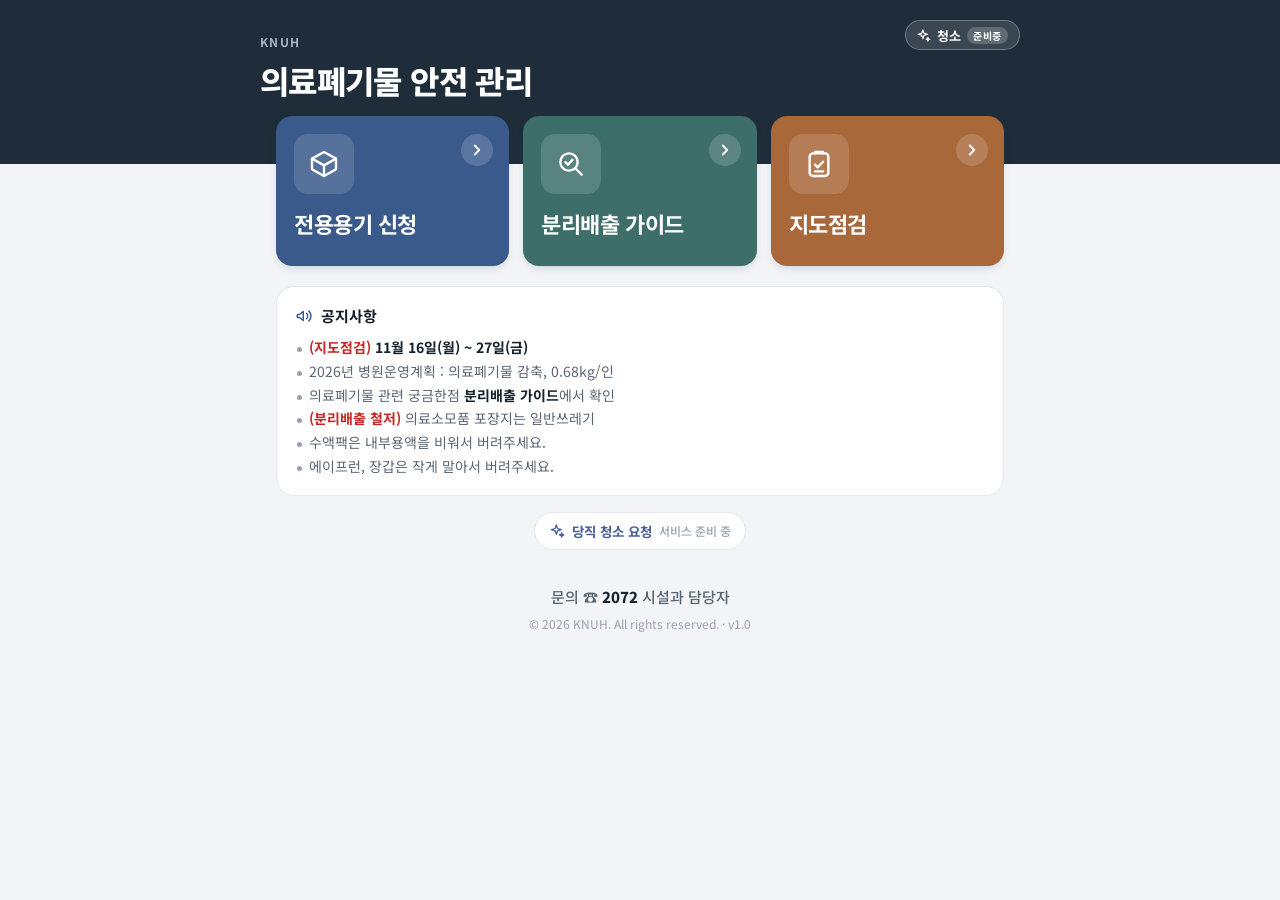
<file: index.html>
<!DOCTYPE html>
<html lang="ko">
<head>
<meta charset="UTF-8">
<meta name="viewport" content="width=device-width, initial-scale=1.0, viewport-fit=cover">
<title>KNUH 의료폐기물 안전 관리</title>
<link rel="preconnect" href="https://fonts.googleapis.com">
<link rel="preconnect" href="https://fonts.gstatic.com" crossorigin>
<link href="https://fonts.googleapis.com/css2?family=Noto+Sans+KR:wght@400;500;700;800&display=swap" rel="stylesheet">

<style>
:root {
  color-scheme: light;
  --bg:#F2F4F7;
  --surface:#FFFFFF;
  --ink:#15202B;
  --ink-soft:#5B6673;
  --ink-faint:#98A2AE;
  --line:#E4E8EC;
  --hero:#1F2D3A;
  --blue:#3A5A8C;
  --teal:#3E6E69;
  --orange:#A8683A;
  --red:#C62828;
}
* { box-sizing:border-box; }
body { margin:0; background:var(--bg); color:var(--ink); font-family:"Noto Sans KR", "Malgun Gothic", -apple-system, sans-serif; -webkit-font-smoothing:antialiased; }

/* 상단 */
.hero { background:var(--hero); color:#fff; padding:calc(28px + env(safe-area-inset-top, 0px)) 20px 64px; }
.hero-in { position:relative; max-width:760px; margin:0 auto; }
.eyebrow { display:inline-block; font-size:12px; font-weight:700; letter-spacing:.12em; color:#A9B7C4; margin-bottom:10px; }
.hero h1 { margin:0; font-size:28px; font-weight:800; letter-spacing:-0.02em; line-height:1.25; }

/* 메뉴 타일 */
main { max-width:760px; margin:-48px auto 0; padding:0 16px 24px; }
.tiles { display:grid; grid-template-columns:1fr; gap:12px; }
.tile { position:relative; display:flex; align-items:center; gap:16px; min-height:84px; padding:12px 18px; border-radius:16px; color:#fff; text-decoration:none; overflow:hidden; box-shadow:0 4px 12px -6px rgba(31,45,58,.35); transition:transform .12s ease, box-shadow .2s ease; -webkit-tap-highlight-color:transparent; }
.tile:hover { box-shadow:0 8px 18px -8px rgba(31,45,58,.4); }
.tile:active { transform:scale(.98); }
.tile-icon { flex:none; width:56px; height:56px; border-radius:14px; background:rgba(255,255,255,.14); display:flex; align-items:center; justify-content:center; }
.tile-icon svg { width:30px; height:30px; }
.tile-name { flex:1; font-size:22px; font-weight:700; letter-spacing:-0.02em; line-height:1.25; }
.tile-go { flex:none; width:32px; height:32px; border-radius:50%; background:rgba(255,255,255,.16); display:flex; align-items:center; justify-content:center; }
.t-blue   { background:var(--blue); }
.t-teal   { background:var(--teal); }
.t-orange { background:var(--orange); }

/* 공지 */
.notice { margin-top:20px; background:var(--surface); border:1px solid var(--line); border-radius:18px; padding:18px 18px 16px; }
.notice-head { display:flex; align-items:center; gap:8px; font-size:15px; font-weight:700; margin-bottom:10px; }
.notice-head svg { color:var(--blue); }
.notice ul { margin:0; padding:0; list-style:none; }
.notice li { position:relative; padding-left:14px; font-size:14px; line-height:1.7; color:var(--ink-soft); }
.notice li::before { content:""; position:absolute; left:2px; top:11px; width:5px; height:5px; border-radius:50%; background:var(--ink-faint); }
.notice b { color:var(--ink); }
.red { color:var(--red); font-weight:700; }

footer { text-align:center; font-size:15px; font-weight:500; color:var(--ink-soft); padding:12px 16px calc(28px + env(safe-area-inset-bottom, 0px)); }
footer b { color:var(--ink); font-weight:800; }
.copy { margin-top:8px; font-size:12px; font-weight:400; color:var(--ink-faint); }

/* 당직 청소 요청 (부속 메뉴): 상단 오른쪽 작은 알약 + 하단 링크 */
.mini { position:absolute; top:-8px; right:0; display:inline-flex; align-items:center; gap:6px; height:30px; padding:0 11px 0 10px; border-radius:99px; background:rgba(255,255,255,.12); border:1px solid rgba(255,255,255,.28); color:#fff; font-size:13px; font-weight:700; text-decoration:none; -webkit-tap-highlight-color:transparent; }
.mini svg { width:15px; height:15px; }
.mini i { width:7px; height:7px; border-radius:50%; background:#3DBE86; }
.mini i[hidden], .sublink i[hidden] { display:none; }
.mini.off i, .sublink.off i { background:#98A2AE; }
.mini em { font-style:normal; font-size:10px; letter-spacing:.06em; background:rgba(255,255,255,.2); padding:1px 6px; border-radius:99px; }
.mini em:empty { display:none; }
.subrow { display:flex; justify-content:center; margin:16px 0 0; }
.sublink { display:inline-flex; align-items:center; gap:7px; font-size:13.5px; font-weight:700; color:#4A5F9E; text-decoration:none; padding:8px 14px; border-radius:99px; background:var(--surface); border:1px solid var(--line); -webkit-tap-highlight-color:transparent; }
.sublink svg { width:16px; height:16px; }
.sublink small { font-weight:500; color:var(--ink-faint); font-size:12px; }
.sublink small:empty { display:none; }
.sublink i { width:7px; height:7px; border-radius:50%; background:#2E9E6B; }

/* 안내 팝업 */
.pop-back { position:fixed; inset:0; z-index:100; display:flex; align-items:center; justify-content:center; padding:20px; background:rgba(21,32,43,.5); backdrop-filter:blur(3px); -webkit-backdrop-filter:blur(3px); }
.pop-back[hidden] { display:none; }
.pop { position:relative; width:100%; max-width:340px; background:var(--surface); border-radius:18px; overflow:hidden; box-shadow:0 24px 48px -16px rgba(21,32,43,.55); animation:popIn .28s cubic-bezier(.2,.8,.2,1); }
@keyframes popIn { from { opacity:0; transform:translateY(14px) scale(.96); } to { opacity:1; transform:none; } }
.pop-top { padding:20px 20px 16px; text-align:center; border-top:4px solid var(--orange); }
.pop-icon { width:46px; height:46px; margin:0 auto 14px; border-radius:14px; background:rgba(168,104,58,.12); color:var(--orange); display:flex; align-items:center; justify-content:center; }
.pop-tag { display:inline-block; font-size:12px; font-weight:700; letter-spacing:.1em; color:var(--orange); margin-bottom:6px; }
.pop-title { margin:0 0 10px; font-size:22px; font-weight:800; letter-spacing:-0.02em; color:var(--ink); }
.pop-period { display:inline-block; margin:0; padding:8px 14px; border-radius:10px; background:var(--bg); font-size:17px; font-weight:800; letter-spacing:-0.03em; color:var(--hero); white-space:nowrap; }
.pop-warn { margin:10px 0 0; font-size:12px; line-height:1.5; color:var(--ink-faint); }
.pop-warn b { color:var(--red); font-weight:700; }
.pop-foot { display:flex; align-items:center; justify-content:space-between; gap:12px; padding:9px 16px; border-top:1px solid var(--line); }
.pop-skip { display:flex; align-items:center; gap:8px; font-size:13px; color:var(--ink-soft); cursor:pointer; user-select:none; }
.pop-skip input { width:17px; height:17px; accent-color:var(--orange); }
.pop-close { border:0; background:var(--hero); color:#fff; font:inherit; font-size:13px; font-weight:700; padding:7px 18px; border-radius:9px; cursor:pointer; transition:transform .1s; }
.pop-close:active { transform:scale(.96); }

/* 태블릿·PC: 3열 세로 타일 */
@media (min-width: 640px) {
  .hero h1 { font-size:32px; }
  .tiles { grid-template-columns:repeat(3, 1fr); gap:14px; }
  .tile { flex-direction:column; align-items:flex-start; justify-content:space-between; min-height:150px; padding:18px; }
  .tile-icon { width:60px; height:60px; }
  .tile-icon svg { width:32px; height:32px; }
  .tile-go { position:absolute; right:16px; top:18px; }
}
</style>
</head>

<body>

<header class="hero">
  <div class="hero-in">
    <a class="mini" id="link-cleaning" aria-label="당직 청소 요청">
      <svg viewBox="0 0 24 24" fill="none" stroke="currentColor" stroke-width="2" stroke-linecap="round" stroke-linejoin="round" aria-hidden="true"><path d="M11 3l1.9 5.4L18.5 10l-5.6 1.7L11 17l-1.9-5.3L3.5 10l5.6-1.6z"/><path d="M19 15l.8 2.2 2.2.8-2.2.8L19 21l-.8-2.2-2.2-.8 2.2-.8z"/></svg>청소<i id="cleanDot" hidden></i><em id="cleanBadge"></em>
    </a>
    <div class="eyebrow">KNUH</div>
    <h1>의료폐기물 안전 관리</h1>
  </div>
</header>

<main>
  <nav class="tiles">
    <a class="tile t-blue" id="link-container">
      <span class="tile-icon">
        <svg viewBox="0 0 24 24" fill="none" stroke="currentColor" stroke-width="1.8" stroke-linecap="round" stroke-linejoin="round"><path d="M21 8l-9-5-9 5v8l9 5 9-5V8z"/><path d="M3 8l9 5 9-5"/><path d="M12 13v8"/></svg>
      </span>
      <span class="tile-name">전용용기 신청</span>
      <span class="tile-go"><svg width="18" height="18" viewBox="0 0 24 24" fill="none" stroke="currentColor" stroke-width="2.4" stroke-linecap="round" stroke-linejoin="round"><path d="M9 6l6 6-6 6"/></svg></span>
    </a>

    <a class="tile t-teal" id="link-guide">
      <span class="tile-icon">
        <svg viewBox="0 0 24 24" fill="none" stroke="currentColor" stroke-width="1.8" stroke-linecap="round" stroke-linejoin="round"><circle cx="10.5" cy="10.5" r="6.5"/><path d="M20 20l-4.8-4.8"/><path d="M7.8 10.6l1.9 1.9 3.4-3.6"/></svg>
      </span>
      <span class="tile-name">분리배출 가이드</span>
      <span class="tile-go"><svg width="18" height="18" viewBox="0 0 24 24" fill="none" stroke="currentColor" stroke-width="2.4" stroke-linecap="round" stroke-linejoin="round"><path d="M9 6l6 6-6 6"/></svg></span>
    </a>

    <a class="tile t-orange" id="link-inspection">
      <span class="tile-icon">
        <svg viewBox="0 0 24 24" fill="none" stroke="currentColor" stroke-width="1.8" stroke-linecap="round" stroke-linejoin="round"><rect x="5" y="4" width="14" height="17" rx="2.5"/><path d="M9 4V3h6v1"/><path d="M9 12.5l2 2 4-4.2"/><path d="M9 17.5h6"/></svg>
      </span>
      <span class="tile-name">지도점검</span>
      <span class="tile-go"><svg width="18" height="18" viewBox="0 0 24 24" fill="none" stroke="currentColor" stroke-width="2.4" stroke-linecap="round" stroke-linejoin="round"><path d="M9 6l6 6-6 6"/></svg></span>
    </a>
  </nav>

  <section class="notice">
    <div class="notice-head">
      <svg width="18" height="18" viewBox="0 0 24 24" fill="none" stroke="currentColor" stroke-width="2" stroke-linecap="round" stroke-linejoin="round"><path d="M3 11v2a1 1 0 0 0 1 1h2l5 4V6L6 10H4a1 1 0 0 0-1 1z"/><path d="M15.5 8.5a5 5 0 0 1 0 7"/><path d="M18.5 5.5a9 9 0 0 1 0 13"/></svg>
      공지사항
    </div>
    <ul>
      <li><span class="red">(지도점검)</span> <b>11월 16일(월) ~ 27일(금)</b></li>
      <li>2026년 병원운영계획 : 의료폐기물 감축, 0.68kg/인</li>
      <li>의료폐기물 관련 궁금한점 <b>분리배출 가이드</b>에서 확인</li>
      <li><span class="red">(분리배출 철저)</span> 의료소모품 포장지는 일반쓰레기</li>
      <li>수액팩은 내부용액을 비워서 버려주세요.</li>
      <li>에이프런, 장갑은 작게 말아서 버려주세요.</li>
    </ul>
  </section>

  <div class="subrow">
    <a class="sublink" id="link-cleaning2">
      <svg viewBox="0 0 24 24" fill="none" stroke="currentColor" stroke-width="2" stroke-linecap="round" stroke-linejoin="round" aria-hidden="true"><path d="M11 3l1.9 5.4L18.5 10l-5.6 1.7L11 17l-1.9-5.3L3.5 10l5.6-1.6z"/><path d="M19 15l.8 2.2 2.2.8-2.2.8L19 21l-.8-2.2-2.2-.8 2.2-.8z"/></svg>당직 청소 요청<i id="cleanDot2" hidden></i><small id="cleanSub"></small>
    </a>
  </div>
</main>

<footer>
  문의 ☎ <b>2072</b> 시설과 담당자
  <div class="copy">© 2026 KNUH. All rights reserved. · v1.0</div>
</footer>

<script>
// 각 메뉴의 이동 주소. 같은 폴더에 파일을 두면 그대로 사용하고,
// 별도 주소(구글 앱스 스크립트 배포 URL 등)로 운영할 경우 여기만 바꿔주면 됨
const LINKS = {
  container:  "container.html",
  guide:      "guide.html",
  inspection: "inspection.html"
};

Object.keys(LINKS).forEach(k => {
  document.getElementById("link-" + k).href = LINKS[k];
});
// ===== 당직 청소 요청 (부속 메뉴) =====
// ▶ 시행 전(지금): LIVE=false → 누르면 '서비스 준비 중' 안내 페이지(cleaning-soon.html)로 이동
// ▶ 시행할 때   : LIVE=true 로만 바꾸면 청소 요청 화면(pilot/clean.html)으로 연결되고,
//                 '지금 요청 가능' 여부가 점으로 표시됨(서버 응답이 없으면 점은 숨김). 다른 수정은 필요 없음.
const CLEANING = {
  LIVE:  false,
  URL:   "pilot/clean.html",
  SOON:  "cleaning-soon.html",
  BADGE: "TEST"          // 시범 기간 표시. 본운영 때는 "" 로 비우면 사라짐
};
(function () {
  const $ = id => document.getElementById(id);
  const href = CLEANING.LIVE ? CLEANING.URL : CLEANING.SOON;
  $("link-cleaning").href = href;
  $("link-cleaning2").href = href;
  $("cleanBadge").textContent = CLEANING.LIVE ? CLEANING.BADGE : "준비중";
  $("cleanSub").textContent = CLEANING.LIVE ? "" : "서비스 준비 중";
  if (!CLEANING.LIVE) return;

  // 시행 중: 청소 요청 서버에 '지금 요청 가능한지' 한 번만 물어 점으로 표시 (실패하면 아무 것도 바꾸지 않음)
  const s = document.createElement("script");
  s.src = "pilot/config.js";
  s.onload = function () {
    try {
      fetch(PILOT.API_URL + "?action=wards").then(r => r.json()).then(r => {
        if (!r || !r.hours) return;
        const open = !!r.hours.open;
        [["link-cleaning", "cleanDot"], ["link-cleaning2", "cleanDot2"]].forEach(p => {
          $(p[0]).classList.toggle("off", !open);
          $(p[1]).hidden = false;
        });
        $("cleanSub").textContent = open ? "지금 요청 가능" : "지금은 요청 시간이 아닙니다";
      }).catch(function () {});
    } catch (e) {}
  };
  document.head.appendChild(s);
})();

// ===== 지도점검 안내 팝업 =====
document.addEventListener("DOMContentLoaded", function () {
  const KEY = "wastePop_inspection_2026_11";
  const END = new Date(2026, 10, 27, 23, 59, 59);   // 11/27 이후 자동 미노출
  const DAYS = 7;                                    // 보지 않기 유지 기간
  const pop = document.getElementById("notice-pop");
  const chk = document.getElementById("pop-skip");
  const btn = document.getElementById("pop-close");
  const force = location.search.indexOf("force") > -1; // 미리보기용: ?force

  function getSkip() { try { return Number(localStorage.getItem(KEY)) || 0; } catch (e) { return 0; } }
  function setSkip(v) { try { localStorage.setItem(KEY, String(v)); } catch (e) {} }
  function close() {
    if (chk.checked) setSkip(Date.now() + DAYS * 24 * 60 * 60 * 1000);
    pop.hidden = true;
    document.removeEventListener("keydown", onKey);
  }
  function onKey(e) { if (e.key === "Escape") close(); }

  if (!force && (Date.now() > END || getSkip() > Date.now())) return;
  pop.hidden = false;
  btn.focus();
  btn.addEventListener("click", close);
  pop.addEventListener("click", function (e) { if (e.target === pop) close(); });
  document.addEventListener("keydown", onKey);
});
</script>

<div class="pop-back" id="notice-pop" role="dialog" aria-modal="true" aria-labelledby="pop-title" hidden>
  <div class="pop">
    <div class="pop-top">
      <h2 class="pop-title" id="pop-title">의료폐기물 지도점검</h2>
      <p class="pop-period">11월 16일(월) ~ 27일(금)</p>
      <p class="pop-warn"><b>동일 위반사례 발생 시</b> 시정조치 확인서를 징구합니다.</p>
    </div>
    <div class="pop-foot">
      <label class="pop-skip"><input type="checkbox" id="pop-skip"> 일주일간 보지 않기</label>
      <button type="button" class="pop-close" id="pop-close">닫기</button>
    </div>
  </div>
</div>

</body>
</html>
</file>
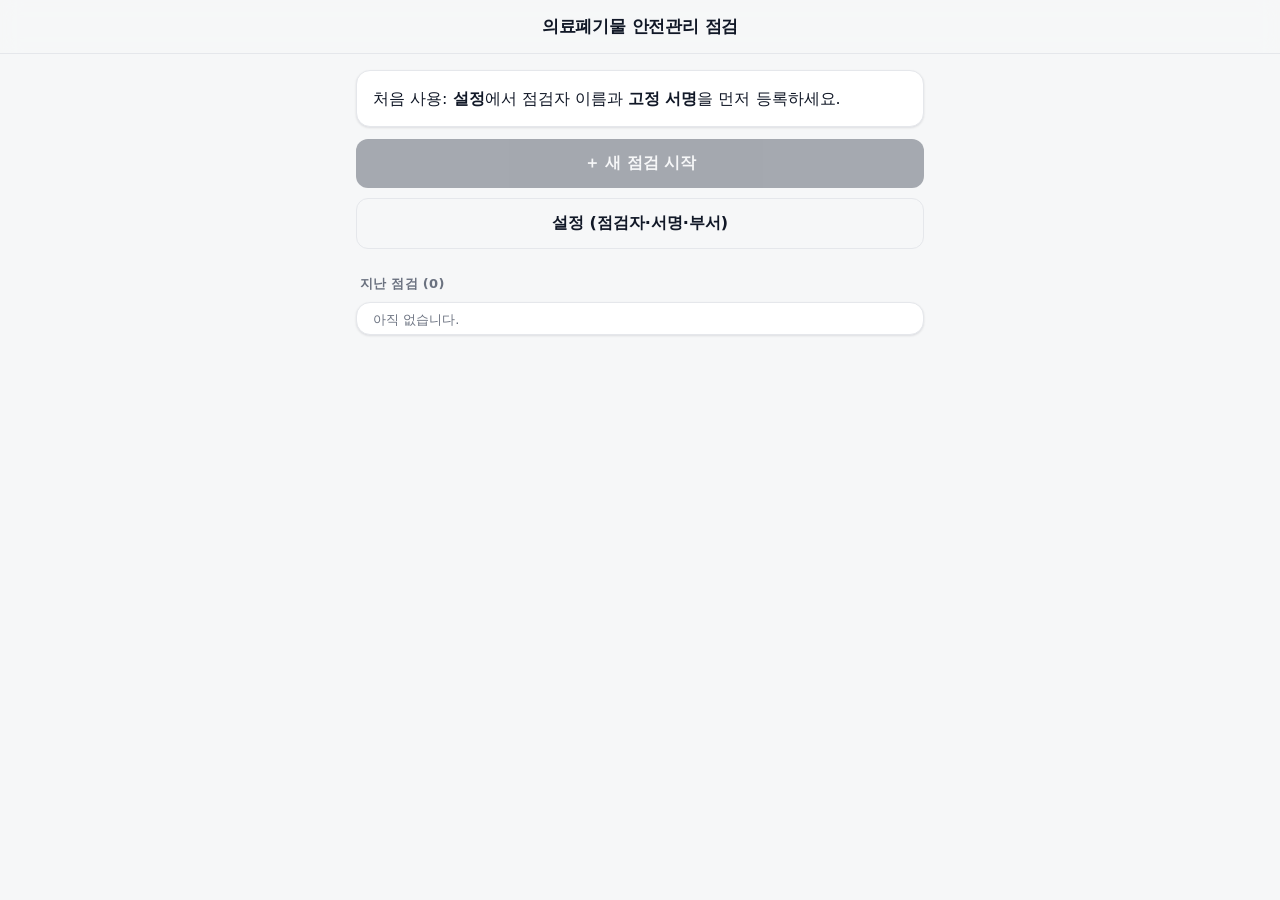
<file: mw-check-k7q2/index.html>
<!doctype html><html lang="ko"><head><meta charset="utf-8">
<meta name="viewport" content="width=device-width,initial-scale=1,viewport-fit=cover">
<meta name="theme-color" content="#1b7f4b"><link rel="manifest" href="manifest.webmanifest">
<link rel="icon" href="icon-192.png"><link rel="apple-touch-icon" href="icon-192.png">
<title>의료폐기물 점검</title><link rel="stylesheet" href="style.css"></head>
<body><header><button id="back" hidden>‹ 뒤로</button><h1 id="title">의료폐기물 점검</h1></header>
<main id="app"></main><script src="items.js"></script><script src="app.js"></script></body></html>
</file>
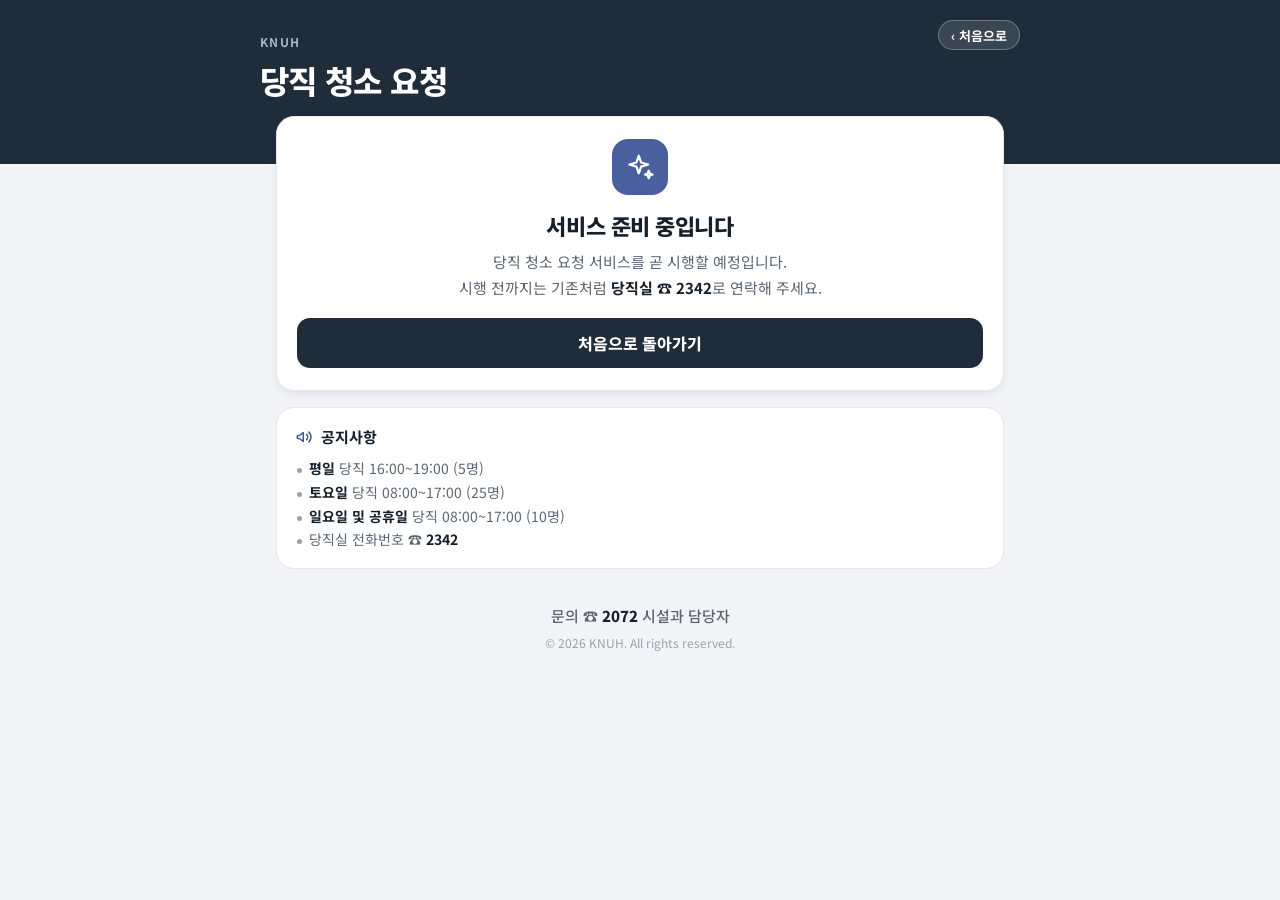
<file: cleaning-soon.html>
<!DOCTYPE html>
<html lang="ko">
<head>
<meta charset="UTF-8">
<meta name="viewport" content="width=device-width, initial-scale=1.0, viewport-fit=cover">
<title>당직 청소 요청 - 서비스 준비 중</title>
<link rel="preconnect" href="https://fonts.googleapis.com">
<link rel="preconnect" href="https://fonts.gstatic.com" crossorigin>
<link href="https://fonts.googleapis.com/css2?family=Noto+Sans+KR:wght@400;500;700;800&display=swap" rel="stylesheet">
<style>
:root {
  color-scheme: light;
  --bg:#F2F4F7; --surface:#FFFFFF; --ink:#15202B; --ink-soft:#5B6673; --ink-faint:#98A2AE;
  --line:#E4E8EC; --hero:#1F2D3A; --blue:#3A5A8C; --clean:#4A5F9E; --red:#C62828;
}
* { box-sizing:border-box; }
body { margin:0; background:var(--bg); color:var(--ink); font-family:"Noto Sans KR","Malgun Gothic",-apple-system,sans-serif; -webkit-font-smoothing:antialiased; }
.hero { background:var(--hero); color:#fff; padding:calc(28px + env(safe-area-inset-top, 0px)) 20px 64px; }
.hero-in { position:relative; max-width:760px; margin:0 auto; }
.eyebrow { display:inline-block; font-size:12px; font-weight:700; letter-spacing:.12em; color:#A9B7C4; margin-bottom:10px; }
.hero h1 { margin:0; font-size:28px; font-weight:800; letter-spacing:-0.02em; line-height:1.25; }
.back { position:absolute; top:-8px; right:0; display:inline-flex; align-items:center; gap:4px; height:30px; padding:0 12px; border-radius:99px; background:rgba(255,255,255,.12); border:1px solid rgba(255,255,255,.28); color:#fff; font-size:13px; font-weight:700; text-decoration:none; }
main { max-width:760px; margin:-48px auto 0; padding:0 16px 24px; }
.card { background:var(--surface); border:1px solid var(--line); border-radius:18px; padding:22px 20px; box-shadow:0 4px 12px -6px rgba(31,45,58,.25); }
.soon { text-align:center; }
.soon-ico { width:56px; height:56px; margin:0 auto 14px; border-radius:16px; background:var(--clean); color:#fff; display:flex; align-items:center; justify-content:center; }
.soon-ico svg { width:30px; height:30px; }
.soon h2 { margin:0 0 8px; font-size:22px; font-weight:800; letter-spacing:-0.02em; }
.soon p { margin:0; font-size:15px; line-height:1.7; color:var(--ink-soft); }
.soon p b { color:var(--ink); }
.btn { display:flex; align-items:center; justify-content:center; height:50px; margin-top:18px; border-radius:13px; background:var(--hero); color:#fff; font-weight:800; font-size:16px; text-decoration:none; }
.notice { margin-top:16px; background:var(--surface); border:1px solid var(--line); border-radius:18px; padding:18px 18px 16px; }
.notice-head { display:flex; align-items:center; gap:8px; font-size:15px; font-weight:700; margin-bottom:10px; }
.notice-head svg { color:var(--blue); }
.notice ul { margin:0; padding:0; list-style:none; }
.notice li { position:relative; padding-left:14px; font-size:14px; line-height:1.7; color:var(--ink-soft); }
.notice li::before { content:""; position:absolute; left:2px; top:11px; width:5px; height:5px; border-radius:50%; background:var(--ink-faint); }
.notice b { color:var(--ink); }
footer { text-align:center; font-size:15px; font-weight:500; color:var(--ink-soft); padding:12px 16px calc(28px + env(safe-area-inset-bottom, 0px)); }
footer b { color:var(--ink); font-weight:800; }
.copy { margin-top:8px; font-size:12px; font-weight:400; color:var(--ink-faint); }
@media (min-width:640px) { .hero h1 { font-size:32px; } }
</style>
</head>
<body>

<header class="hero">
  <div class="hero-in">
    <a class="back" href="index.html">‹ 처음으로</a>
    <div class="eyebrow">KNUH</div>
    <h1>당직 청소 요청</h1>
  </div>
</header>

<main>
  <section class="card soon">
    <div class="soon-ico">
      <svg viewBox="0 0 24 24" fill="none" stroke="currentColor" stroke-width="1.8" stroke-linecap="round" stroke-linejoin="round" aria-hidden="true"><path d="M11 3l1.9 5.4L18.5 10l-5.6 1.7L11 17l-1.9-5.3L3.5 10l5.6-1.6z"/><path d="M19 15l.8 2.2 2.2.8-2.2.8L19 21l-.8-2.2-2.2-.8 2.2-.8z"/></svg>
    </div>
    <h2>서비스 준비 중입니다</h2>
    <p>당직 청소 요청 서비스를 곧 시행할 예정입니다.<br>시행 전까지는 기존처럼 <b>당직실 ☎ 2342</b>로 연락해 주세요.</p>
    <a class="btn" href="index.html">처음으로 돌아가기</a>
  </section>

  <section class="notice">
    <div class="notice-head">
      <svg width="18" height="18" viewBox="0 0 24 24" fill="none" stroke="currentColor" stroke-width="2" stroke-linecap="round" stroke-linejoin="round"><path d="M3 11v2a1 1 0 0 0 1 1h2l5 4V6L6 10H4a1 1 0 0 0-1 1z"/><path d="M15.5 8.5a5 5 0 0 1 0 7"/><path d="M18.5 5.5a9 9 0 0 1 0 13"/></svg>
      공지사항
    </div>
    <ul>
      <li><b>평일</b> 당직 16:00~19:00 (5명)</li>
      <li><b>토요일</b> 당직 08:00~17:00 (25명)</li>
      <li><b>일요일 및 공휴일</b> 당직 08:00~17:00 (10명)</li>
      <li>당직실 전화번호 ☎ <b>2342</b></li>
    </ul>
  </section>
</main>

<footer>
  문의 ☎ <b>2072</b> 시설과 담당자
  <div class="copy">© 2026 KNUH. All rights reserved.</div>
</footer>

</body>
</html>
</file>
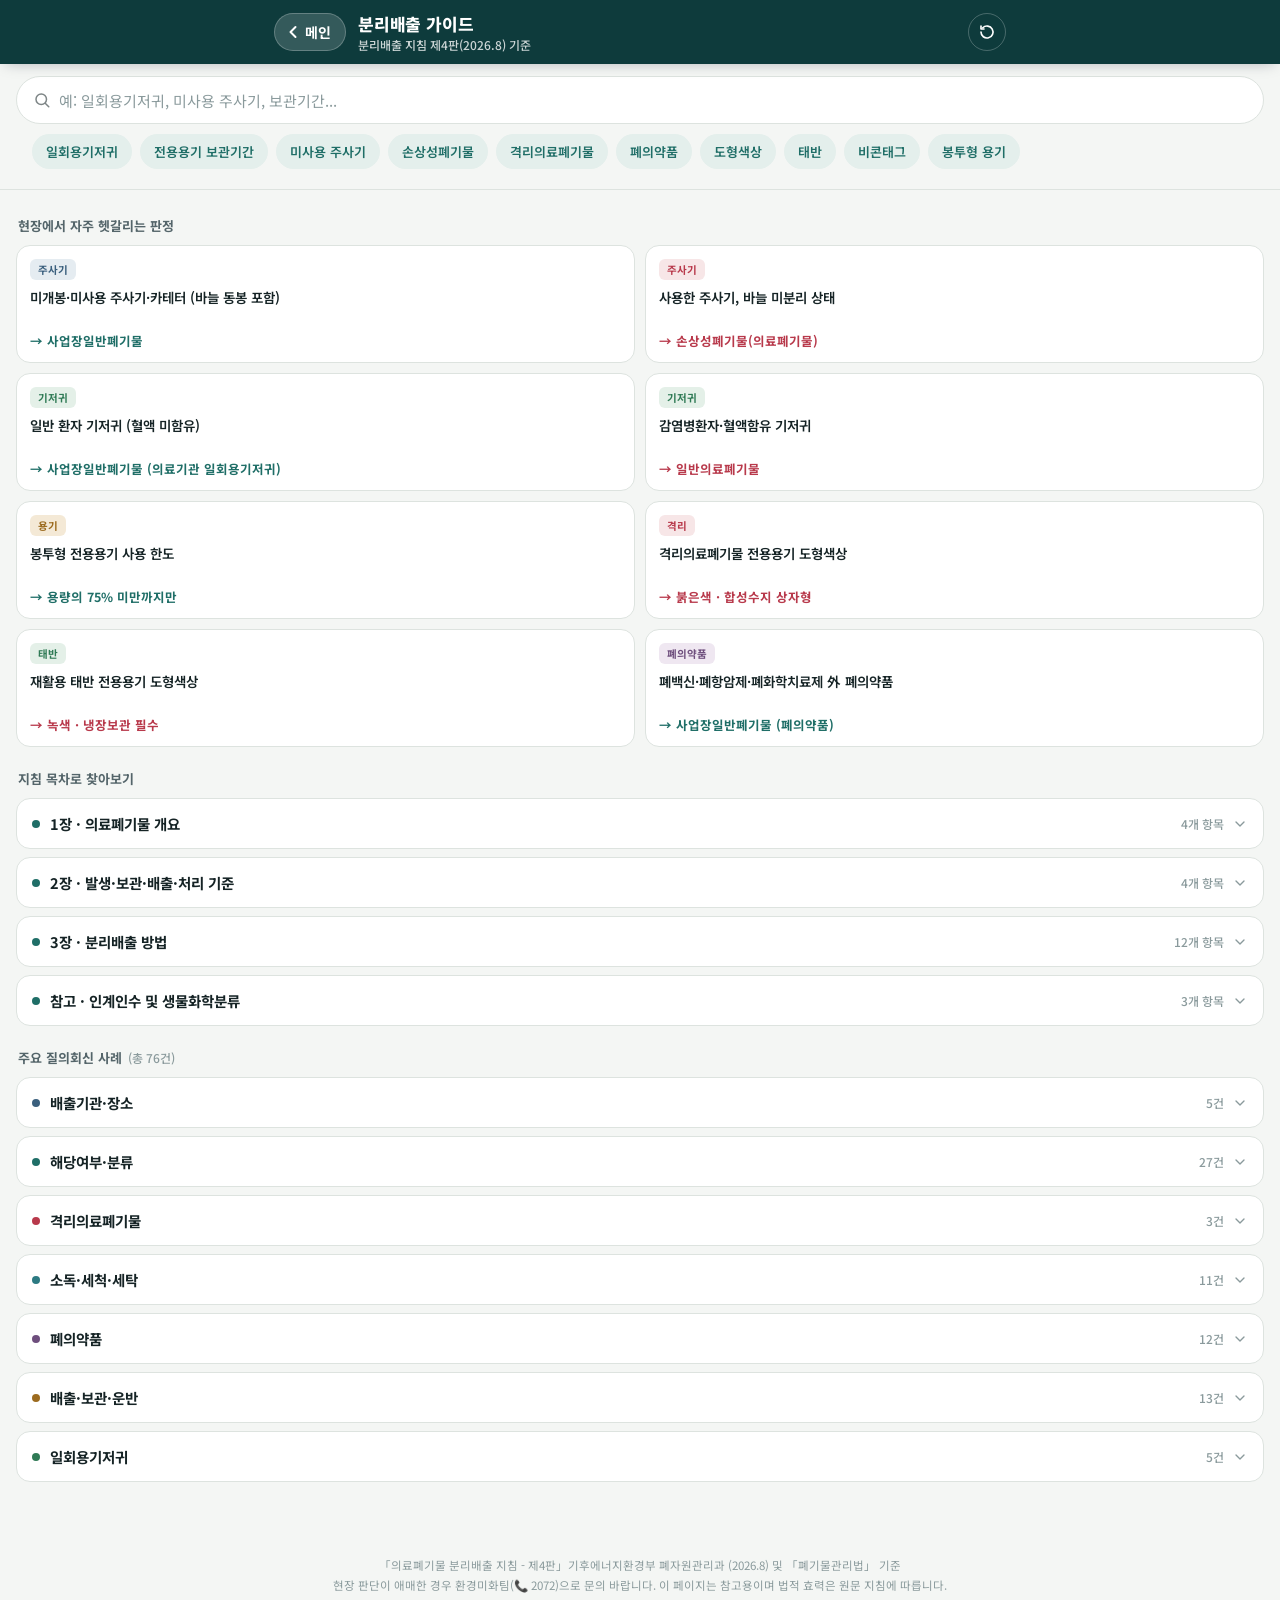
<file: guide.html>
<!DOCTYPE html>
<html lang="ko">
<head>
<meta charset="UTF-8">
<meta name="viewport" content="width=device-width, initial-scale=1, viewport-fit=cover">
<title>의료폐기물 분리배출 가이드 · KNUH 환경미화팀</title>
<link rel="preconnect" href="https://fonts.googleapis.com">
<link rel="preconnect" href="https://fonts.gstatic.com" crossorigin>
<link href="https://fonts.googleapis.com/css2?family=Noto+Sans+KR:wght@400;500;600;700;800&display=swap" rel="stylesheet">
<style>
  :root{
    --bg:#F4F6F4;
    --surface:#FFFFFF;
    --surface-2:#EEF1EE;
    --ink:#152325;
    --ink-soft:#54656A;
    --ink-faint:#8A9A9C;
    --line:#DDE3DF;
    --brand:#0E3B3C;
    --brand-2:#1F6E67;
    --brand-tint:#E4EFEC;
    --red:#B8394B;
    --red-tint:#F7E6E7;
    --yellow:#B9861F;
    --yellow-tint:#F8EFD8;
    --black-tag:#2A2C30;
    --black-tint:#E7E7E9;
    --green:#2F7A55;
    --green-tint:#E4F0E8;
    --blue:#3A5F7D;
    --blue-tint:#E5ECF1;
    --purple:#6E4E7D;
    --purple-tint:#EFE7F1;
    --amber:#9C6B1F;
    --amber-tint:#F4E9D6;
    --cyan:#2C7A82;
    --cyan-tint:#E1EEEE;
    --radius:14px;
    --radius-sm:9px;
    --safe-t:env(safe-area-inset-top, 0px);
    --safe-b:env(safe-area-inset-bottom, 0px);
  }
  :root:not([data-theme="light"]) {
    @media (prefers-color-scheme: dark) {
      --bg:#12181A;
      --surface:#1A2224;
      --surface-2:#212B2D;
      --ink:#EAF0EF;
      --ink-soft:#A9BBBB;
      --ink-faint:#728485;
      --line:#2C3739;
      --brand:#2A8A82;
      --brand-2:#3DA89E;
      --brand-tint:#1D3532;
      --red:#E08894;
      --red-tint:#3A2226;
      --yellow:#E3BE72;
      --yellow-tint:#3A311D;
      --black-tag:#C9CCD1;
      --black-tint:#2A2D31;
      --green:#7BC49B;
      --green-tint:#1E3327;
      --blue:#8FB4CF;
      --blue-tint:#1F2C36;
      --purple:#C6A6D6;
      --purple-tint:#2C2431;
      --amber:#E0BD86;
      --amber-tint:#332A1A;
      --cyan:#7FC7CD;
      --cyan-tint:#1B2E30;
    }
  }
  :root[data-theme="dark"]{
    --bg:#12181A;
    --surface:#1A2224;
    --surface-2:#212B2D;
    --ink:#EAF0EF;
    --ink-soft:#A9BBBB;
    --ink-faint:#728485;
    --line:#2C3739;
    --brand:#2A8A82;
    --brand-2:#3DA89E;
    --brand-tint:#1D3532;
    --red:#E08894;
    --red-tint:#3A2226;
    --yellow:#E3BE72;
    --yellow-tint:#3A311D;
    --black-tag:#C9CCD1;
    --black-tint:#2A2D31;
    --green:#7BC49B;
    --green-tint:#1E3327;
    --blue:#8FB4CF;
    --blue-tint:#1F2C36;
    --purple:#C6A6D6;
    --purple-tint:#2C2431;
    --amber:#E0BD86;
    --amber-tint:#332A1A;
    --cyan:#7FC7CD;
    --cyan-tint:#1B2E30;
  }

  *{box-sizing:border-box;}
  html{scroll-padding-top:calc(112px + var(--safe-t));}
  body{
    margin:0;
    background:var(--bg);
    color:var(--ink);
    font-family:"Noto Sans KR", -apple-system, "Malgun Gothic", sans-serif;
    -webkit-font-smoothing:antialiased;
    padding-bottom:calc(28px + var(--safe-b));
  }
  a{color:inherit;}

  /* ===== 상단 바 (메인 버튼) — 모든 세부 페이지 공통 ===== */
  header.top{
    position:sticky; top:0; z-index:30;
    background:var(--brand);
    color:#fff;
    padding-top:var(--safe-t);
    box-shadow:0 4px 14px -6px rgba(15,23,42,.35);
  }
  .appbar-in{
    max-width:760px; margin:0 auto; height:64px; padding:0 14px;
    display:flex; align-items:center; gap:12px;
  }
  .appbar-home{
    flex:none; display:inline-flex; align-items:center; gap:2px;
    height:38px; padding:0 14px 0 8px; border-radius:999px;
    background:rgba(255,255,255,.16); border:1px solid rgba(255,255,255,.24);
    color:#fff; text-decoration:none; font-size:14px; font-weight:700;
    -webkit-tap-highlight-color:transparent;
  }
  .appbar-home:hover{background:rgba(255,255,255,.24);}
  .appbar-home:active{transform:scale(.96);}
  .appbar-title{flex:1; min-width:0; display:flex; flex-direction:column;}
  .appbar-title h1{
    margin:0; font-size:17px; font-weight:800; letter-spacing:-0.01em;
    white-space:nowrap; overflow:hidden; text-overflow:ellipsis;
  }
  .appbar-title p{
    margin:0; font-size:12px; opacity:.78; font-weight:500;
    white-space:nowrap; overflow:hidden; text-overflow:ellipsis;
  }
  /* 가이드 첫 화면으로 (검색 초기화) */
  .appbar-reset{
    flex:none; width:38px; height:38px; border-radius:50%;
    display:inline-flex; align-items:center; justify-content:center;
    background:transparent; border:1px solid rgba(255,255,255,.24); color:#fff; cursor:pointer;
  }
  .appbar-reset:hover{background:rgba(255,255,255,.14);}

  .searchwrap{
    position:sticky; top:calc(64px + var(--safe-t)); z-index:29;
    background:var(--bg);
    padding:12px 16px 8px;
    border-bottom:1px solid var(--line);
  }
  .searchbox{
    position:relative;
    display:flex; align-items:center;
    background:var(--surface);
    border:1.5px solid var(--line);
    border-radius:999px;
    padding:0 6px 0 16px;
    height:48px;
    transition:border-color .15s ease;
  }
  .searchbox:focus-within{border-color:var(--brand-2);}
  .searchbox svg{flex:none; opacity:.55;}
  .searchbox input{
    flex:1; border:0; outline:0; background:transparent;
    font:inherit; font-size:15px; color:var(--ink); padding:0 8px;
    min-width:0;
  }
  .searchbox input::placeholder{color:var(--ink-faint);}
  .clearbtn{
    display:none; flex:none; width:34px; height:34px; border-radius:50%;
    border:0; background:var(--surface-2); color:var(--ink-soft);
    font-size:16px; cursor:pointer; align-items:center; justify-content:center;
  }
  .clearbtn.show{display:flex;}

  .chiprow{
    display:flex; gap:8px; overflow-x:auto; padding:10px 16px 12px;
    -ms-overflow-style:none; scrollbar-width:none;
  }
  .chiprow::-webkit-scrollbar{display:none;}
  .chip{
    flex:none; white-space:nowrap;
    font-size:13px; font-weight:600; color:var(--brand-2);
    background:var(--brand-tint);
    border:1px solid transparent;
    padding:7px 13px; border-radius:999px; cursor:pointer;
  }
  .chip:active{transform:scale(.97);}

  main{padding:4px 16px 40px;}
  .section-title{
    font-size:13px; font-weight:700; color:var(--ink-soft);
    margin:22px 2px 10px; display:flex; align-items:center; gap:6px;
  }
  .section-title .count{
    font-weight:500; color:var(--ink-faint); font-size:12px;
  }

  /* Quick judgment cards */
  .qgrid{
    display:grid; grid-template-columns:1fr 1fr; gap:10px;
  }
  .qcard{
    background:var(--surface);
    border:1px solid var(--line);
    border-radius:var(--radius);
    padding:13px 13px 12px;
    cursor:pointer;
    display:flex; flex-direction:column; gap:8px;
    min-height:118px;
  }
  .qcard:active{background:var(--surface-2);}
  .tag{
    align-self:flex-start;
    font-size:10.5px; font-weight:700;
    padding:3px 8px; border-radius:6px;
    letter-spacing:.01em;
  }
  .qcard .qtitle{
    font-size:13.5px; font-weight:600; line-height:1.4; color:var(--ink);
  }
  .qcard .qresult{
    margin-top:auto;
    font-size:12.5px; font-weight:700;
  }
  .qcard .qresult.pos{color:var(--red);}
  .qcard .qresult.neg{color:var(--brand-2);}

  /* Browse accordions */
  .acc{
    background:var(--surface);
    border:1px solid var(--line);
    border-radius:var(--radius);
    margin-bottom:8px;
    overflow:hidden;
  }
  .acc-head{
    display:flex; align-items:center; justify-content:space-between;
    padding:14px 15px; cursor:pointer; gap:10px;
  }
  .acc-head .left{display:flex; align-items:center; gap:10px; min-width:0;}
  .acc-head .dot{
    width:8px; height:8px; border-radius:50%; flex:none;
  }
  .acc-head h3{
    font-size:14.5px; font-weight:700; margin:0; color:var(--ink);
    overflow:hidden; text-overflow:ellipsis; white-space:nowrap;
  }
  .acc-head .n{
    font-size:12px; color:var(--ink-faint); font-weight:500; flex:none;
  }
  .acc-head .chev{
    flex:none; transition:transform .18s ease; color:var(--ink-faint);
  }
  .acc.open .acc-head .chev{transform:rotate(180deg);}
  .acc-body{
    display:none;
    padding:0 15px 14px;
  }
  .acc.open .acc-body{display:block;}

  .qa-item{
    border-top:1px solid var(--line);
    padding:12px 0;
  }
  .qa-item:first-child{border-top:0; padding-top:2px;}
  .qa-q{
    display:flex; gap:8px; align-items:flex-start;
    font-size:13.5px; font-weight:600; color:var(--ink);
    cursor:pointer; line-height:1.5;
  }
  .qa-q .qmark{
    flex:none; width:20px; height:20px; border-radius:6px;
    background:var(--brand-tint); color:var(--brand-2);
    font-size:11px; font-weight:800;
    display:flex; align-items:center; justify-content:center;
    margin-top:1px;
  }
  .qa-a{
    display:none;
    margin:9px 0 0 28px;
    font-size:13px; line-height:1.65; color:var(--ink-soft);
    white-space:pre-line;
  }
  .qa-item.open .qa-a{display:block;}
  .qa-id{
    font-size:11px; color:var(--ink-faint); font-weight:600; margin-left:28px;
  }

  .sec-item{
    border-top:1px solid var(--line);
    padding:12px 0;
    font-size:13px; line-height:1.7; color:var(--ink-soft);
    white-space:pre-line;
  }
  .sec-item:first-child{border-top:0;}
  .sec-item .sec-title{
    font-size:13.5px; font-weight:700; color:var(--ink); margin-bottom:6px;
    display:block;
  }

  mark{
    background:var(--yellow-tint); color:var(--ink);
    border-radius:3px; padding:0 2px; font-weight:700;
  }

  /* Search results */
  .result{
    background:var(--surface);
    border:1px solid var(--line);
    border-radius:var(--radius);
    padding:14px 15px;
    margin-bottom:9px;
  }
  .result .rmeta{
    display:flex; align-items:center; gap:7px; margin-bottom:7px;
  }
  .result .rq{
    font-size:14px; font-weight:700; line-height:1.5; color:var(--ink);
    cursor:pointer;
  }
  .result .ra{
    margin-top:9px; font-size:13px; line-height:1.65; color:var(--ink-soft);
    white-space:pre-line;
  }
  .result .ra.collapsed{
    display:-webkit-box; -webkit-line-clamp:3; -webkit-box-orient:vertical;
    overflow:hidden;
  }
  .more-link{
    display:none; align-items:center; gap:4px;
    font-size:12.5px; font-weight:700; color:var(--brand-2);
    margin-top:8px; cursor:pointer; padding:4px 0;
  }
  .more-link.show{display:inline-flex;}
  .more-link svg{transition:transform .18s ease;}
  .more-link.expanded svg{transform:rotate(180deg);}
  .qa-q .qchev{flex:none; margin-left:auto; margin-top:3px; color:var(--ink-faint); transition:transform .18s ease;}
  .qa-item.open .qchev{transform:rotate(180deg);}

  .empty{
    text-align:center; padding:52px 20px; color:var(--ink-faint);
  }
  .empty .big{font-size:32px; margin-bottom:10px;}
  .empty p{font-size:13.5px; line-height:1.6; margin:4px 0;}

  footer{
    padding:26px 20px 10px; text-align:center;
    color:var(--ink-faint); font-size:11.5px; line-height:1.7;
  }

  .backtotop{
    position:fixed; right:16px; bottom:calc(18px + var(--safe-b));
    width:44px; height:44px; border-radius:50%;
    background:var(--brand); color:#fff; border:0;
    display:none; align-items:center; justify-content:center;
    box-shadow:0 4px 14px rgba(0,0,0,.22);
    z-index:40; cursor:pointer;
  }
  .backtotop.show{display:flex;}

</style>
</head>
<body>

<header class="top">
  <div class="appbar-in">
    <a class="appbar-home" href="index.html" aria-label="메인 화면으로">
      <svg width="20" height="20" viewBox="0 0 24 24" fill="none" stroke="currentColor" stroke-width="2.4" stroke-linecap="round" stroke-linejoin="round"><path d="M15 6l-6 6 6 6"/></svg>메인
    </a>
    <div class="appbar-title">
      <h1>분리배출 가이드</h1>
      <p>분리배출 지침 제4판(2026.8) 기준</p>
    </div>
    <button class="appbar-reset" id="homeBtn" type="button" aria-label="가이드 처음으로" title="가이드 처음으로"><svg width="18" height="18" viewBox="0 0 24 24" fill="none" stroke="currentColor" stroke-width="2.2" stroke-linecap="round" stroke-linejoin="round"><path d="M4 12a8 8 0 1 0 2.4-5.7"/><path d="M4 4v4h4"/></svg></button>
  </div>
</header>

<div class="searchwrap">
  <div class="searchbox">
    <svg width="18" height="18" viewBox="0 0 24 24" fill="none"><circle cx="11" cy="11" r="7" stroke="currentColor" stroke-width="2"/><path d="M21 21L16.65 16.65" stroke="currentColor" stroke-width="2" stroke-linecap="round"/></svg>
    <input id="searchInput" type="text" inputmode="search" placeholder="예: 일회용기저귀, 미사용 주사기, 보관기간..." autocomplete="off">
    <button class="clearbtn" id="clearBtn" aria-label="지우기">✕</button>
  </div>
  <div class="chiprow" id="chipRow"></div>
</div>

<main>
  <div id="view-home">
    <div class="section-title">현장에서 자주 헷갈리는 판정</div>
    <div class="qgrid" id="quickCards"></div>

    <div class="section-title">지침 목차로 찾아보기</div>
    <div id="chapterAcc"></div>

    <div class="section-title">주요 질의회신 사례 <span class="count" id="qaTotalCount"></span></div>
    <div id="qaAcc"></div>
  </div>

  <div id="view-search" style="display:none"></div>
</main>

<footer>
  「의료폐기물 분리배출 지침 - 제4판」기후에너지환경부 폐자원관리과 (2026.8) 및 「폐기물관리법」 기준<br>
  현장 판단이 애매한 경우 환경미화팀(📞 2072)으로 문의 바랍니다. 이 페이지는 참고용이며 법적 효력은 원문 지침에 따릅니다.
</footer>

<button class="backtotop" id="backTop" aria-label="맨 위로">↑</button>

<script>
const DATA = {"title": "의료폐기물 분리배출 지침 - 제4판 (기후에너지환경부 폐자원관리과, 2026.8)", "sections": [{"code": "1.1", "title": "의료폐기물 정의", "body": " ◇ 보건․의료기관, 동물병원, 시험․검사기관 등에서 배출되는 폐기물 중 인체에 감염 등 위해를 줄 우려가 있는 폐기물과 인체 조직 등 적출물, 실험 동물의 사체 등 보건․환경보호 상 특별한 관리가 필요하다고 인정되는 폐기물로서 ｢폐기물관리법｣ 시행령 별표 2에서 정하는 폐기물(폐기물관리법 제2조제5호)\n  ※ 폐기물관리법 시행규칙 별표 3에 따른 의료폐기물 발생기관에서 발생하는 것에 한함\n [ 참고 1 : 폐기물 분류 체계 ]\n폐  기  물\n생활폐기물\n사업장폐기물\n사업장일반폐기물\n건설폐기물\n지정폐기물\n사업장 생활계폐기물\n사업장 배출계폐기물\n의료폐기물", "chapter": "1장 · 의료폐기물 개요"}, {"code": "1.2", "title": "의료폐기물 발생기관", "body": " 1.「의료법」제3조에 따른 의료기관\n 2.「지역보건법」제7조 및 제10조에 따른 보건소 및 보건지소\n 3.「농어촌 등 보건의료를 위한 특별조치법」제15조에 따른 보건진료소\n 4.「혈액관리법」제2조제3호의 혈액원\n 5.「검역법」제30조제1항에 따른 검역소 및「가축전염병예방법」제30조에 따른 동물검역기관\n 6.「수의사법」제2조제4호에 따른 동물병원\n 7. 국가나 지방자치단체의 시험·연구기관(의학·치과의학·한의학·약학 및 수의학)\n 8. 대학·산업대학·전문대학 및 그 부속시험·연구기관(의학·치과의학·한의학·약학 및 수의학)\n 9. 학술연구나 제품의 제조·발명에 관한 시험·연구를 하는 연구소(의학·치과의학·한의학·약학 및 수의학)\n   ※ 의사·수의사 등이 상주하더라도 사업장이 연구 관련 업종이 아닐 경우 미해당\n 10.「장사 등에 관한 법률」제29조에 따른 장례식장\n 11.「형집행법」제11조의 교도소·소년교도소·구치소 등에 설치된 의무시설\n 12.「의료법」제35조에 따라 설치된 기업체 부속 의무시설(면적 100 m2 이상)\n 13.「국군의무사령부령」에 따라 사단급 이상 군부대에 설치된 의무시설\n 14.「노인복지법」제34조제1항제1호에 따른 노인의료복지시설 중 노인요양시설\n 15. 의료폐기물 중 태반을 대상으로 법 제25조제5항제5호부터 제7호까지의 규정 중 어느 하나에 해당하는 폐기물 재활용업의 허가를 받은 사업장\n 16.「인체조직 안전 및 관리 등에 관한 법률」제13조제1항에 따른 조직은행\n 17.「지방소방기관 설치에 관한 규정」제5조 및 제8조에 따른 소방서, 119안전센터, 119구급대 및 119구조구급센터\n   ※ 추가(개정 ‘25.10.1.)\n 18. 그 밖에 기후에너지환경부장관이 정하여 고시하는 기관\n   ※ 해당 고시 없음", "chapter": "1장 · 의료폐기물 개요"}, {"code": "1.3", "title": "의료폐기물 종류", "body": " ◇ 의료폐기물을 멸균하고 유가성이 있더라도 의료폐기물의 성질을 상실하지 않으며, 기존 의료폐기물로 분류 및 처리하여야 함\n  ※ 단, 「폐기물관리법」에서 정한 멸균·분쇄시설로 의료폐기물을 멸균한 경우에만 그 잔재물은 사업장일반폐기물로 분류(사업장일반폐기물소각장에서 소각처리)\n 1. 격리의료폐기물:「감염병의 예방 및 관리에 관한 법률」제2조제1호의 감염병으로부터 타인을 보호하기 위하여 격리된 사람에 대한 의료행위에서 발생한 일체의 폐기물\n 2. 위해의료폐기물\n  가.조직물류폐기물:인체 또는 동물의 조직·장기·기관·신체의 일부, 동물의 사체, 혈액·고름 및 혈액 생성물(혈청, 혈장, 혈액제제)\n  나.병리계폐기물:시험·검사 등에 사용된 배양액, 배양용기, 보관균주, 폐시험관, 슬라이드, 커버글라스, 폐배지, 폐장갑\n  다.손상성폐기물:주사바늘, 봉합바늘, 수술용 칼날, 한방침, 치과용침, 파손된 유리재질의 시험기구\n  라.생물·화학폐기물:폐백신, 폐항암제, 폐화학치료제\n  마. 혈액오염폐기물: 폐혈액백, 혈액투석 시 사용된 폐기물, 그 밖에 혈액이 유출될 정도로 포함되어 있어 특별한 관리가 필요한 폐기물\n 3. 일반의료폐기물\n  가. 혈액이 함유되어 있는 탈지면, 붕대, 거즈, 일회용 기저귀, 생리대, 일회용  주사기 또는 수액세트\n  나. 혈액이 함유되지 않은 다음의 폐기물. 다만, 「국민건강보험법」 제52조제1항에 따른 건강검진 또는 기후에너지환경부령으로 정하는 검진에서 발생한 것은 제외한다.\n    1) 체액\n    2) 분비물\n    3) 체액ㆍ분비물ㆍ배설물이 함유되어 있는 탈지면, 붕대, 거즈, 일회용 기저귀, 생리대, 일회용 주사기 또는 수액세트\n비고\n1. 의료폐기물이 아닌 폐기물로서 의료폐기물과 혼합되거나 접촉된 폐기물은 혼합되거나 접촉된 의료폐기물과 같은 폐기물로 본다.\n2. 채혈진단에 사용된 혈액이 담긴 검사튜브, 용기 등은 조직물류폐기물로 본다.\n3. 제3호나목3)의 일회용 기저귀는 「감염병의 예방 및 관리에 관한 법률」 제2조제13호부터 제15호까지의 규정에 따른 감염병환자, 감염병의사환자 또는 병원체보유자(이하 \"감염병환자등\"이라 한다)가 사용한 일회용 기저귀로 한정한다. 다만, 일회용 기저귀를 매개로 한 전염 가능성이 낮다고 판단되는 감염병으로서 기후에너지환경부장관이 고시하는 감염병 관련 감염병환자등이 사용한 일회용 기저귀는 제외한다.   ※ 해당 고시 없음", "chapter": "1장 · 의료폐기물 개요"}, {"code": "1.4", "title": "의료폐기물 판정 흐름도", "body": "   ※ 상기 흐름도는 절대적인 것이 아니므로, 참고용으로만 활용 바랍니다.\n2장\n 의료폐기물의 발생, 보관, 배출, 처리 등 기준", "chapter": "1장 · 의료폐기물 개요"}, {"code": "2.1", "title": "의료폐기물 발생(전용용기 사용법)", "body": " ◦ 의료폐기물은 발생했을 때, 즉 해당 진찰·치료 및 시험·검사행위가 끝났을 때부터 종류별로 적합한 전용용기에 넣어 보관\n     ※ 법률 상 의료폐기물 정의를 고려하여 보건･의료기관 등에서 배출되는 폐기물 중에서 인체 감염우려, 인체조직물 등은 의료폐기물로 분류･처리 (예: 낙상 후 발생 조직물류)\n <전용용기 사용>\n ◦ 의료폐기물 전용용기 숙지[봉투형 용기, 상자형 용기(골판지류, 합성수지류)]\n  구분\n용기 사진\n해당 의료폐기물\n합성수지류\n상자형 용기\n•격리의료폐기물\n•조직물류폐기물(치아 제외)\n•손상성폐기물\n•액체상태 폐기물\n봉투형용기 또는 골판지류\n상자형 용기\n•조직물류폐기물(치아)\n•병리계폐기물\n•생물·화학폐기물\n•혈액오염폐기물\n•일반의료폐기물\n ◦ 전용용기는 환경부장관이 지정한 검사기관이 별도의 검사기준에 따라 검사하여 합격한 제품만 사용(허가받은 등록 업체만 제조 가능)\n ◦ 전용용기의 바깥쪽에 도형과 취급시 주의사항란이 표시되어 있는지 확인하고, 도형색상은 의료폐기물 종류별로 상이한 점 유의\n의료폐기물 종류\n도형색상\n 격리의료폐기물\n붉은색\n 위해의료폐기물(재활용하는 태반은 제외) 및 일반의료폐기물\n봉투형 용기\n검정색\n상자형 용기\n노란색\n 재활용하는 태반\n녹색\n   ※ (도형색상) 붉은색으로 표시하여야 하는 의료폐기물과 노란색 또는 검정색으로 표시하여야 하는 의료폐기물을 혼합 보관할 때에는 붉은색으로 표시\n< 취급 시 주의사항 >\n 이 폐기물은 감염의 위험성이 있으므로 주의하여 취급하시기 바랍니다.\n 배출자\n 종류 및 성질과 상태\n 사용개시 연월일\n 수거자\n    ※ (사용개시 연월일) 의료폐기물을 최초로 넣은 날을 기재, 사용개시 연월일부터 배출자의 보관기간 산정\n ◦ 의료폐기물 배출량에 맞는 규격의 전용용기를 사용하여 과대 용기 사용에 따른 자원이용 비효율 지양\n ◦ 전용용기 재고 및 수급계획을 지속적으로 모니터링하여 용기 부족 상황이 발생하지 않도록 관리\n   - 용기 부족 상황 발생 시에는 전국 제조업체 현황(기후부 누리집)을 참조하거나 관할 환경청으로 연락하여 재고가 있는 제조업체에서 전용용기를 공급받을 수 있도록 요청\n <전용용기에 넣기 어려운 경우>\n ◦ 전용용기 규격과 통상의 전용용기 크기를 현저히 초과하는 대형 조직물류폐기물 등이 발생하여 전용용기에 넣기 어려운 경우에는 내용물이 보이지 않게 개별 포장하고 내용물이 새어 나오지 않게 밀폐 포장\n    ※ 포장 바깥쪽에 ｢폐기물관리법｣ 시행규칙 별표5에 따른 의료폐기물 도형, 취급시 주의사항을 반드시 표기하여 오인 방지\n ◦ 특히, 조직물류폐기물(신체의 일부 등)의 경우에는 부패의 우려가 높은 특성을 고려해 개별･밀폐 포장하였으면 지체 없이 냉장시설에 보관 또는 처리업체에 인계･인수\n <전용용기 사용 시 준수사항>\n ◦ 사용 중인 전용용기는 내부의 폐기물이 새지 아니하도록 관리\n ◦ 투입이 끝난 전용용기는 밀폐 포장하고, 사용한 전용용기는 재사용 금지\n ◦ 봉투형 용기는 의료폐기물을 그 용량의 75% 이상이 되도록 넣어서는 안되며, 위탁처리시 상자형 용기에 담아 배출(상자형은 75%이상 가능)\n ◦ 골판지류 상자형 용기의 내부에는 봉투형 용기 또는 내부 주머니를 붙이거나 넣어서 사용해야 함\n    ※ 봉투형 용기와 내부 주머니는 취급 안전을 고려해 안전규격을 두고 있는 바, 2장 이상 사용하거나 내부주머니와 봉투형 용기를 같이 사용하는 등 다중 포장으로 배출하는 행위 지양 (자원이용 효율 증진 + 사용자 비용 절감)\n ◦ 봉투형 용기에 별도 거치대를 사용하는 것도 가능, 거치대는 봉투형 용기의 파손을 방지할 수 있는 견고한 재질로 하고, 내부를 확인할 수 있는 것(투명 플라스틱통 등)이 바람직하며 사용 후 소독 필요\n    ※ 봉투형 용기를 단독으로 사용하여 의료폐기물을 수집하는 경우, 봉투형 용기 표면에 사용개시일을 반드시 기입하여야 함. 위탁처리를 위해 상자형 용기에 옮겨 담을 경우, 상자형 용기 표면에는 봉투형 용기 사용개시일을 동일하게 기입해야 함\n ◦ 의료폐기물을 담은 봉투형 용기를 이동할 때는 뚜껑이 있고 견고한 전용 운반구를 사용해야 하며, 사용한 운반구는 「감염병의 예방법 시행규칙」별표 6 제2호 라목에 따른 약물소독의 방법으로 소독하여야 함\n    ※ 「감염병 예방법 시행규칙」별표6 제5호에 따라, 「생활화학제품 및 살생물제의 안전관리에 관한 법률」 제3조제4호에 따른 안전확인대상 생활화학제품(살균제품 및 구제제품으로 한정한다) 또는 같은 조 제8호에 따른 살생물제품(살균제류 및 구제제류로 한정한다)으로서 환경부장관의 승인을 받은 상품화된 약품을 사용할 수 있음\n ◦ 전용용기에 서로 다른 의료폐기물을 혼합 보관 가능, 다만, 합성수지류 상자형 용기를 사용해야 하는 의료폐기물을 봉투형 용기 또는 골판지류 상자형 용기에는 보관 금지\n   - 격리의료폐기물과 혼합된 경우 격리의료폐기물로 표기\n   - 보관기간, 보관방법 등에 있어 엄격한 기준을 적용\n      ※ 사용개시일은 혼합된 것 중 가장 빠른 것으로 표기\n <전용용기 사용 시 권장사항>\n   ※ 법적사항은 아니나, 안전관리를 위해 권장하는 사항\n ㅇ 곤충 등 매개체로 인한 감염 전파를 차단하고, 악취 발생 저감을 위해 덮개 또는 뚜껑을 사용\n   - 전용용기 내부의 의료폐기물이 외부에 노출되지 않도록 틈새 공간이 발생하지 않는 공산품이나 자체 제작 덮개 또는 뚜껑을 사용\n<뚜껑 장착 예시 (여닫이 형식 또는 덮개 형식)>\n(개선 전)\n(개선 후)\n    ※ 공산품 중 의료폐기물 배출기관에서 사용하는 전용용기 규격에 맞는 제품 사용, 상기 용기 뚜껑·덮개 외에도 용량에 적합한 공산품 사용 가능 ex) 주방용품, 쓰레기통 덮개 등\n   - 틈새가 발생하는 경우 밴딩, 테이핑 등의 방법으로 밀폐하여 감염 전파 우려 최소화\n   - 직사광선, 전자제품 주변 등 열이 발생하는 장소와 이격된 공간에 일반쓰레기통과 구분되도록 비치하여 비의료폐기물의 혼합 차단\n ㅇ 손잡이, 뚜껑·덮개 등 접촉으로 인한 감염 위험이 있는 부분은 일 1회 이상 약물소독\n <전용용기 표기 + 전자태그 부착>\n ◦ 전용용기 취급시 주의사항의 ’종류 및 성질과 상태‘ 란에는 혼합보관하는 의료폐기물의 종류별로 기재하고, 가장 많은 비중을 차지하는 의료폐기물 종류로 전자태그를 발행하여 배출\n ◦ 여러 소형 전용용기들을 대형 전용용기에 담을 경우, 대형 전용용기에만 전자태그 1개만 부착\n ◦ 여러 소형 전용용기들을 非전용용기(포대, 마대 등)에 담을 경우, 소형 전용용기에 모두 개별 전자태그 1개씩 부착\n <재활용 태반, 격리의료폐기물 유의사항>\n ◦ 재활용 태반은 발생한 때부터 흰색의 투명한 합성수지 내부 주머니에 의료기관명, 중량(g), 발생일자, 담당의사명을 기재한 후 1개씩 포장하여 전용용기에 넣어 냉장시설에 보관\n ◦ 격리의료폐기물을 넣은 전용용기는 용기를 밀폐하기 전에 용기의 내부를, 처리하기 위하여 보관시설 외부로 반출하기 전에 용기의 외부를 각각 약물소독 하여야 함", "chapter": "2장 · 발생·보관·배출·처리 기준"}, {"code": "2.2", "title": "의료폐기물의 보관", "body": " ◦ 의료폐기물 종류별로 정해진 보관기간을 초과하여 보관할 수 없으나, 천재지변, 휴업, 시설 보수 및 그 밖의 부득이한 사유로서 시·도지사 및 지방환경관서 장의 인정을 받은 경우 예외 가능\n    ※ 보관기간은 24시간 기준으로 계산, 보관 만료일이 공휴일인 경우 익일배출 원칙\n ◦ 의료폐기물 종류별로 적정한 보관시설에 보관하여야 하며, 보관시설은 전용의 냉장시설, 밀폐된 전용의 보관창고*로 구분\n   * 의원, 보건지소, 보건진료소, 혈액원, 검역소, 동물검역기관, 동물병원, 국가나 지자체 시험․연구기관, 학술연구나 제품의 제조․발명에 관한 시험․연구소, 장례식장, 교도소․소년교도소․구치소 등에 설치된 의무시설, 기업체 부속 의무시설(100㎡ 이상), 사단급 이상 군부대에 설치된 의무시설, 노인요양시설은 밀폐된 전용 보관창고가 아닌 별도의 보관장소에 보관 가능\n종 류\n보관시설\n전용용기*\n도형 색상\n(위탁처리 시)\n배출자\n보관기간\n격리의료\n폐기물\nㅇ 격리의료 폐기물\n  - 밀폐된 전용 보관창고\nㅇ 조직물류와 성상이 같은 경우\n  - 전용 냉장시설(4℃ 이하)\n상자형\n(합성수지)\n붉은색\n7일\n위해\n의료\n폐기물\n조직물류\nㅇ 전용 냉장시설(4℃ 이하)\n상자형\n(합성수지)\n노란색\n15일\n조직물류\n(치아)\nㅇ 밀폐된 전용 보관창고\n상자형\n(골판지)\n노란색\n60일\n조직물류(태반)\nㅇ 전용 냉장시설(4℃ 이하)\n상자형\n(합성수지)\n녹색\n15일\n병리계\nㅇ 밀폐된 전용 보관창고\n상자형\n(골판지)\n노란색\n15일\n손상성\nㅇ 밀폐된 전용 보관창고\n상자형\n(합성수지)\n노란색\n30일\n생물ㆍ화학\nㅇ 밀폐된 전용 보관창고\n상자형\n(골판지)\n노란색\n15일\n혈액오염\nㅇ 밀폐된 전용 보관창고\n상자형\n(골판지)\n노란색\n15일\n일반의료\n폐기물\nㅇ 밀폐된 전용 보관창고\n상자형\n(골판지)\n노란색\n15일**\n   * 격리, 조직물, 손상계, 액체 상태 의료폐기물은 반드시 상자형(합성수지) 사용\n  ** 일반의료폐기물 중 입원실이 없는 의원, 치과의원 및 한의원에서 발생되는 것으로 섭씨 4℃이하로 냉장보관하는 경우 30일까지 가능\n ◦ 보관창고 기준\n   - 바닥과 안벽은 타일ㆍ콘크리트 등 물에 견디는 성질의 자재로 설치하여야 하며, 세척이 쉬워야 하고 항상 청결 유지\n   - 소독약품 및 장비 비치\n   - 밖에서 볼 수 없는 구조, 외부인의 출입 제한, 주 1회 이상 약물소독\n   - 보관중인 폐기물의 종류ㆍ양 및 보관기간 등을 기재한 표지판을 설치\n< 의료폐기물 보관표지판 >\n의료폐기물 보관표지\n①폐기물종류:\n②총보관량 : 킬로그램\n③보관기간:\n④관리책임자:\n⑤취급시 주의사항\n  ○보관 시:\n  ○운반 시:\n⑥운반장소:\n   ※ ① (설치위치) 보관창고와 냉장시설의 출입구 또는 출입문에 각각 부착\n      ② (규격) 가로 60cm이상×세로 40cm이상(냉장시설은 가로 30cm이상×세로 20cm이상)\n      ③ (색깔) 흰색 바탕에 녹색 선과 녹색 글자\n ◦ 냉장시설\n   - 4℃ 이하의 설비를 갖추고, 보관중에는 냉장설비를 항상 가동하여야 하며 정상 가동되는 온도계 부착", "chapter": "2장 · 발생·보관·배출·처리 기준"}, {"code": "2.3", "title": "의료폐기물의 배출 및 수집·운반", "body": " ◦ 의료폐기물의 배출\n   - 배출자는 해당 의료폐기물에 대한 배출, 수집·운반, 처리 전과정이   적정하게 이루어지도록 관리할 일차적인 책임이 있으므로, 인수·인계 및 처리사항을 올바로시스템에서 인계후 확인 및 조치\n     ※ 배출자가 수집·운반업자에게 인계서 입력 등 배출자의 역할을 일임하였다가 처리업자에게 폐기물이 제대로 인계되지 않아 처분 대상이 되는 사례 발생\n   - 사업장별 의료폐기물 처리담당자는 법정교육을 수료하고, 직원(폐기물 취급 종사자 포함)에게 의료폐기물 분리배출에 유의토록 교육하여 의료폐기물이 다른 폐기물로 배출되지 않도록 유의하여야 함\n ◦ 전용용기에 넣어 밀폐 포장된 상태로 전용 운반차량으로 수집·운반\n ◦ 수집․운반차량\n   - 4℃ 이하의 냉장설비가 설치되고 운반 중에는 항상 냉장설비를 가동\n   - 밀폐된 적재함 설치\n    ․의료폐기물은 흩날림․유출 및 악취의 새어 나옴을 방지할 수 있는 밀폐된 적재함이 설치된 차량으로 운반\n    ․적재함 내부는 물에 견디는 성질의 자재로서 약물소독을 쉽게 할 수 있는 구조로 온도계를 붙이고, 약물소독에 쓰이는 소독약품, 분무기 등 소독장비와 이를 보관할 수 있는 설비를 갖추어야 함\n    ․적재함은 사용할 때마다 약물소독의 방법으로 소독\n   - 차량의 차체는 흰색으로 색칠하고, 적재함의 양쪽 옆면에는 의료폐기물의 도형, 업소명 및 전화번호를, 뒷면에는 의료폐기물의 도형을 붙이거나 표기\n ◦ 임시보관장소에 보관하는 경우\n   - 4℃ 이하의 냉장 전용보관시설에 보관하는 경우 5일 이내 보관 가능\n   - 그 밖의 보관시설에 보관하는 경우 2일 이내 보관 가능\n   - 격리의료폐기물은 보관시설과 무관하게 2일 이내 보관 가능\n   - 임시보관장소가 없는 경우, 배출장소에서 소각장으로 지체없이 운반\n   - 임시보관장소 주차 차량 내 보관 불가", "chapter": "2장 · 발생·보관·배출·처리 기준"}, {"code": "2.4", "title": "의료폐기물의 처리", "body": " ◦ 의료폐기물은 재활용 금지, 다만, 「약사법」에 따라 태반을 원료로 하는 의약품 제조업 허가를 받은 자가 그 원료로 이용하는 경우에만 재활용 가능\n      ※ 인체유래 지방은 ’27.7월부터 재활용 가능(폐기물관리법 제13조의2, ‘26.7.개정)\n ◦ 그 외 의료폐기물은 위탁(소각)하여 처리하거나, 자가처리(소각, 멸균분쇄)\n ◦ 폐기물 중간처분업은 소각만 가능, 의료폐기물 배출자가 설치하는 자가 처분시설은 소각 및 멸균･분쇄만 가능\n   - 격리의료폐기물, 조직물류폐기물, 생물화학폐기물, 및 보관·운반 시 혈액·체액·분비물·배설물 등이 흘러내릴 수 있는 물질을 포함한 의료폐기물은 반드시 소각으로 처리(멸균분쇄 불가)\n ◦ 의료폐기물을 소각시설, 멸균분쇄시설 투입 전까지 전용용기로부터 해체하여서는 아니되며, 용기에 담은 상태로 투입\n ◦ 멸균분쇄 잔재물(사업장일반폐기물)은 반드시 소각 처리\n ◦ 환자의 혈액이나 혈액･분비물･배설물 등이 섞인 물 등 액체상태 의료폐기물은 「물환경보전법」 제2조제12호에 따른 수질오염방지시설에 직접 유입하여 처리하는 경우로서, 그 배출시설의 설치 허가권자가 인정하는 경우 예외가 인정(「폐관법 시행규칙」제10조)\n ◦ 의료폐기물 소각장에서 보관하는 경우\n   - 1일 처분능력의 5일분 보관량 이하, 5일 이내\n   - 격리의료폐기물, 조직물류폐기물은 2일분 보관량 이하, 2일 이내\n ◦ 의료폐기물 소각잔재물(소각재, 비산재, 바닥재 등)은 반드시 매립 처리\n3장\n 의료폐기물 분리배출", "chapter": "2장 · 발생·보관·배출·처리 기준"}, {"code": "3.1", "title": "분리배출 필요성", "body": " ◇ 의료기관에서 불필요하게 과다한 양이 배출되는 경우 처리시설 용량 부족 상황이 발생되어 처리단가 상승, 비용부담 등의 원인\n  ※ 의료기관 발생 모든 폐기물 ≠ 의료폐기물\n     의료기관 발생 감염 우려 폐기물 = 의료폐기물\n□ 일반폐기물 혼합 배출로 불필요한 의료폐기물 증가\n ◦ 의료폐기물 전용용기별로 상당량의 일반폐기물(포장재, 플라스틱 등)이 혼합 배출되는 것으로 확인\n ◦ 재활용 가능한 일반폐기물이 의료폐기물로 배출되는 경우 재활용자원 감소 및 의료폐기물 처리비용 증가를 초래\n    ※ 의료폐기물 소각시설 부족 및 처리단가 상승으로 불법방치 등 사회문제 발생사례\n□ 발생량 증가에 대비하여 이를 처리할 수 있는 처리시설 확충은 제한적\n ◦ 의료폐기물은 감염성 우려에 따라 전용 처리시설에서만 처리 가능하나 의료폐기물 발생량은 급증하여도 처리업체 처리용량은 충분한 확보가 어려움\n ◦ 주민 및 지자체의 입지 반대가 강해 의료폐기물 처리시설의 신규 설치나 시설 증설 곤란\n ◦ 발생량 증가는 처리단가 상승의 원인이 되며, 향후 의료폐기물을 적정하게 위탁하지 못해 병원내 장기 보관해야 되는 상황까지 발생 우려\n<非의료폐기물이 의료폐기물 전용용기에 혼입된 사례>\n□ 생활폐기물이 혼입된 경우\n□ 폐백신, 폐항암제, 폐화학치료제가 아닌 바이알 등이 혼입된 경우\n□ 포장재 등이 혼입된 경우", "chapter": "3장 · 분리배출 방법"}, {"code": "3.2", "title": "의료폐기물에 해당하지 않는 사례", "body": " ◦ 가정에서 발생한 주사바늘, 혈당검사 침, 기저귀 ⇨ 생활폐기물\n ◦ 가정에서 발생한 폐의약품 ⇨ 생활계유해폐기물(처리방법 지자체 문의)\n ◦ 의학·치과의학·한의학·약학·수의학이 아닌 분야(식품 LMO 등)의 연구기관에서   발생한 시험에 사용된 배양액 등 ⇨ 생활 또는 사업장일반폐기물\n ◦ 의료폐기물 발생기관이 아닌 사업장(축산농가 등)에서 발생하는 폐의약품, 폐백신, 주사기 등 ⇨ 지자체 방침에 따라 처리\n ◦「폐기물관리법」의 적용범위에 해당하지 않는 경우(법 제3조)\n   - 「하수도법」에 따른 하수·분뇨\n   - 「가축전염병예방법」 제22조제2항, 제23조, 제33조 및 제44조가 적용되는 가축의 사체, 오염물건, 수입금지 물건 및 검역 불합격품\n   - 「수산생물질병관리법」 제17조제2항, 제18조, 제25조제1항, 각 호 및 제34조제1항이 적용되는 수산동물의 사체, 오염된 시설 또는 물건, 수입금지물건 및 검역 불합격품\n   - 「동물보호법」 제69조제1항에 따른 동물장묘업의 허가를 받은 자가 설치·운영하는 동물 장묘시설에서 처리되는 동물의 사체\n ◦ 의료폐기물 발생기관에서 발생한 액상(고형물 함량 15%미만) 의료폐기물을 수질오염방지시설(「물환경보전법」 제2조제12호)로 직접 유입·처리 가능하고, 그 배출시설의 설치허가권자 또는 신고수리권자가 그 처리를 인정하는 경우(「폐관법 시행규칙」제10조) ⇨ 직접 처리 가능(지자체 허가 必)\n ◦ 의료폐기물 발생기관에서 발생하는 폐백신, 폐항암제, 폐화학치료제가 아닌 의약품 ⇨ 사업장일반폐기물(폐의약품류, 51-42-00)\n ◦ 「의료법」제4조에 따른 일회용 의료기기가 아닌 재사용 가능한 의료기기", "chapter": "3장 · 분리배출 방법"}, {"code": "3.3", "title": "폐기물 유형별 분리배출 방법", "body": " ◇ 환자 특성(감염병/감염병의사/병원체보유 여부), 위해성 및 의료폐기물과 접촉 여부, 현장 의료진 판단 등 종합적인 고려 필요\n□ 의료기기\n ◦ 일회용 의료기기(「의료법」제4조에 따른 일회용 의료기기)\n   - 생물·화학폐기물 또는 혈액·체액 등을 포함하는 경우 ⇨ 의료폐기물\n   - 그렇지 않은 경우(미사용 기기를 폐기하는 경우 등) ⇨ 사업장폐기물\n ◦ 재사용 가능한 의료기기 세척에 사용된 솜·거즈\n   - 혈액, 체액, 조직물 등이 묻은 경우 ⇨ 의료폐기물\n   - 그렇지 않은 경우 → 사업장폐기물\n   ※ 세척수: 의료폐기물(액상)이 아닌 폐수 해당(의료폐기물로도 처리 가능)\n ◦ 조직물이 아닌 의료기기(고정 나사, 석고, 보형물, 치과 가공·주조용 합금 등)\n   - 세척이 가능한 경우 ⇨ 세척한 후 사업장폐기물 처리도 가능하나,세척하지 않고 의료폐기물로 처리 가능\n   - 세척이 불가능한 경우 ⇨ 의료폐기물\n□ 포장용기(약제실, 주사준비실, 수술실, 병동 스테이션 등)\n ◦ 포장용기, 사용설명서 등\n   - 혈액, 의약품, 생물·화학폐기물 등과 직접 닿지 않은 포장지, 사용설명서 등은 재질에 따라 분리배출(종이, 플라스틱, 비닐 등 ⇨ 재활용 가능)\n   - 알콜솜·스왑 보관 용기(플라스틱, 비닐 등 ⇨ 재활용 가능)\n□ 폐의약품\n ◦ 사용하고 남은 폐백신, 항암치료에 사용하고 남은 폐항암제·폐화학치료제, 그리고 폐백신·폐항암제·폐화학치료제와 접촉한 주사기, 수액백 등 ⇨ 의료폐기물(생물·화학폐기물)\n     ※ 생물·화학폐기물의 분류 참고사항(참고3)\n ◦ 폐백신, 폐항암제, 폐화학치료제 外 폐의약품 ⇨ 사업장일반폐기물\n□ 수액백, 수액줄, 앰플, 바이알 등\n ◦ 생물·화학폐기물 또는 혈액 등과 혼합·접촉하지 않은 경우 ⇨ 사업장일반폐기물\n   - 내용물을 비우고(사업장일반폐기물 폐의약품 또는 수질오염방지시설로 직유입 등) 세척 후 분리배출(재활용 가능)\n      ※ 앰플·바이알 등이 깨졌다 하더라도 의료폐기물에 해당하지 않음\n   - 약솜·거즈·필름류 등 재활용 불가능한 경우 ⇨ 사업장일반폐기물\n□ 채혈실 및 병리검사실 등에서 사용된 용품\n ◦ 혈액이 담긴 검사튜브 ⇨ 조직물류폐기물\n ◦ 채혈 후 사용된 채혈솜 ⇨ 일반의료폐기물\n ◦ 혈액이 포함된 병리검사에 사용된 폐기물 ⇨ 특성에 따라 손상성폐기물, 병리계폐기물, 일반의료폐기물 등으로 배출\n ◦ 기기분석에 사용되는 유기용매 등 단순 시약병은 의료폐기물 아님\n□ 보호구, 환자복, 침구류 등\n ◦ (1회용품) 사용한 경우 ⇨ 의료폐기물\n ◦ (1회용품) 사용 안 한 경우 ⇨ 사업장일반폐기물\n ◦ (다회용품) 세탁 후 재사용 가능     ※「의료기관 세탁물관리규칙」참고\n ◦ (다회용품) 오염이 심하여 사용 후 바로 폐기할 경우 ⇨ 의료폐기물\n ◦ (다회용품) 세탁 후 바로 폐기할 경우 ⇨ 사업장일반폐기물\n□ 일회용 기저귀\n   ※ 의료진이 감염·전염여부 및 위해성을 종합적으로 고려하여 분리배출 가능\n ◦ 격리환자의 의료행위에서 발생한 기저귀 ⇨ 격리의료폐기물\n ◦ 의료폐기물과 접촉한 기저귀 ⇨ 접촉한 의료폐기물과 동일한 의료폐기물\n ◦ 혈액 함유 기저귀 ⇨ 일반의료폐기물\n ◦ 감염병/감염병의사/병원체보유 환자가 사용한 기저귀 ⇨ 일반의료폐기물\n ◦ 그 외 환자가 사용한 기저귀 ⇨ 사업장일반폐기물(의료기관 일회용기저귀)\n   ※ (기존)‘그 밖의 폐섬유(51-27-99)’에서 ‘의료기관 일회용기저귀(51-27-04)’로 코드 변경(’23.12∼)\n   - 다만, 혈액이 함유되었을 것으로 추정되거나 또는 감염병유사환자가 사용한 것으로 의심되는 경우, 의료폐기물로 처리 가능\n•일반 비닐봉투로 개별 밀폐 포장 후 일회용기저귀 전용봉투에 담아 배출\n•의료기관 일회용기저귀는 생활폐기물(종량제봉투)로 배출 불가\n•의료폐기물이 아니기에, 의료폐기물 전용용기 및 RFID 사용 금지\n(일회용기저귀 배출 및 처리에 대한 업무처리 지침 참고)\n ◦ 환자의 보호자 또는 내원객이 사용한 기저귀 ⇨ 사업장일반폐기물\n ◦ (동물병원) 의료행위에서 발생한 기저귀 ⇨ 의료폐기물\n ◦ (동물병원) 건강한 동물의 단순 기저귀 ⇨ 사업장일반폐기물\n□ 외래환자, 입원환자, 격리환자(격리병동) 등이 배출하는 생활계폐기물\n ◦ 입원생활용품, 음식물쓰레기 등 ⇨ 의료폐기물과 접촉하지 않은 경우에 사업장일반폐기물\n ◦ 단, 의료기관의 세탁물관리규칙(보건복지부)과 폐기물관리법 시행규칙에 따라 의료진의 판단하에 의료폐기물로 배출 가능\n     ※ 접촉주의 등을 통한 의료기관내 감염에 주의(의료관련감염 표준예방지침, 2017 참조)", "chapter": "3장 · 분리배출 방법"}, {"code": "3.4-공통", "title": "배출원별: 공통사항", "body": "□ 공통사항\n ◦ 다음의 항목(인화성, 폭발성)들은 의료폐기물로 배출하지 아니하며, 세척 후 처리(세척에 사용한 탈지면, 거즈 등은 의료폐기물로 처리)\n   - 가스통 ⇨ 가스 배출 후 용기 재활용 또는 사업장일반폐기물 처리\n   - 건전지 ⇨ 폐건전지 수거함 활용하여 처리(지자체 문의)\n   - 단, 의료폐기물과 접촉한 액상 용매(포르말린, 톨루엔, 자일렌 및 알코올 등 용매) 등 세척이 불가능한 경우 ⇨ 액상 의료폐기물\n• 인화성 물질을 의료폐기물로 버릴 때에는 처리업체에 별도로 정보전달 필요(‘25.9~)\n  (「폐기물관리법」시행규칙 제22조제3호)\n - (수술실･병실) 조직물 보존액 등 인화성 물질을 사용하는 곳(예: 병리, 진단·검사, 수술실 등)은 의료폐기물 전용 용기에 담을 때 인화성 물질임을 표기하여 배출\n - (병·의원 의료폐기물 관리) △의료폐기물 보관시설에 유해성 정보자료 비치(MSDS 등), △수집·운반업체에 유해성 정보자료 전달\n 개선 전\n\n 개선 후\n ◦ 방사선 납 차폐복, 가운 등\n   - 혈액 오염 ⇨ 의료폐기물로 처리 또는 세척 후 지정/사업장일반 처리\n   - 납 함량이 0.3% 이상인 경우 ⇨ 지정폐기물(폐유독물질)로 처리\n   - 납 함량이 0.3% 미만인 경우 ⇨ 사업장일반폐기물로 처리\n   ※ 해당 폐기물이 「원자력안전법」에 따른 방사성물질과 이로 인하여 오염된 물질에 해당한다면 「폐기물관리법」에 적용받지 않으므로 의료폐기물 미해당", "chapter": "3장 · 분리배출 방법"}, {"code": "3.4-치과", "title": "배출원별: 치과의원·병원", "body": "□ 치과의원·병원\n ◦ 혈액, 분비물 등을 석션기로 흡입한 액상폐기물 ⇨ 의료폐기물(액상)\n    ※ 다량의 물로 세척하는 과정에서 나온 경우 의료폐기물 미해당\n ◦ 환자 구강 내 혈액, 분비물을 닦은 탈지면, 의료기기에 묻은 혈액을 닦은 탈지면 등 ⇨ 일반의료폐기물\n ◦ 혈액·조직물이 붙어있는 사용한 의료기기(아말감, 합금, 골이식재 등)\n   - 세척이 가능한 경우 ⇨ 세척한 후 사업장폐기물 처리도 가능하나,세척하지 않고 의료폐기물로 처리 가능\n   - 세척이 불가능한 경우 ⇨ 의료폐기물\n      ※ 사용하지 않은 수은 원액 또는 아말감 키트는 의료폐기물 아님\n ◦ 발치한 치아는 의료폐기물(조직물류)이나, 치아로부터 완전히 분리되어 세척된 의료기기(아말감, 합금, 골이식재 등)는 의료폐기물 아님\n   ※ 인체 조직물(사체, 태반, 지방, 치아 등)의 경우 본인이 요구하면 본인에게 인도 가능하나, 반드시 묘지에 묻거나 화장하여야 하며 인도한 자는 기록을 3년간 보존하여야 함\n   ※ 인체유래물이 아닌 소재의 의료기기는 인체 조직물에 해당하지 않음", "chapter": "3장 · 분리배출 방법"}, {"code": "3.4-한의원", "title": "배출원별: 한의원·한방병원", "body": "□ 한의원·한방병원\n ◦ 사용한 한방침 ⇨ 의료폐기물[손상성 또는 일반의료(보호캡 있는 경우)]\n ◦ 미사용, 폐기 예정 한방침 ⇨ 사업장일반폐기물\n ◦ 치료 후 혈액 등이 묻은 탈지면, 솜 등 ⇨ 일반의료폐기물", "chapter": "3장 · 분리배출 방법"}, {"code": "3.4-동물병원", "title": "배출원별: 동물병원", "body": "□ 동물병원\n ◦ 의료행위에서 발생한 조직물, 배설물 기저귀, 패드 ⇨ 의료폐기물\n ◦ 건강한 동물의 단순 배설물 기저귀, 패드 ⇨ 사업장일반폐기물\n ◦ 이미용 과정에서 발생한 털, 발톱 등 ⇨ 사업장일반폐기물", "chapter": "3장 · 분리배출 방법"}, {"code": "3.4-조산원", "title": "배출원별: 조산원·부인과·신생아실", "body": "□ 조산원, 부인과, 신생아실\n ◦ 입원환자 또는 의료행위에서 발생한 기저귀, 패드, 생리대 등 ⇨ 의료폐기물\n   - 격리환자의 의료행위 또는 혈액이 함유되었다고 판단되는 경우  의료폐기물로 배출·처리\n   - 의료폐기물이 아닌 폐기물로서 의료폐기물과 혼합되거나 접촉된 폐기물은 의료폐기물로 배출·처리\n ◦ 일반 배설물 기저귀 ⇨ 사업장일반폐기물(의료기관 일회용기저귀)\n   ※ (기존)‘그 밖의 폐섬유(51-27-99)’에서 ‘의료기관 일회용기저귀(51-27-04)’로 코드 변경(’23.12∼)\n•일반 비닐봉투로 개별 밀폐 포장 후 일회용기저귀 전용봉투에 담아 배출\n•의료기관 일회용기저귀는 생활폐기물(종량제봉투)로 배출 불가\n•의료폐기물이 아니기에, 의료폐기물 전용용기 및 RFID 사용 금지\n(일회용기저귀 배출 및 처리에 대한 업무처리 지침 참고)\n   - 다만, 혈액이 함유되었을 것으로 추정되거나 또는 감염병유사환자가 사용한 것으로 의심되는 경우, 의료폐기물로 처리 가능\n      ※ 의료진이 감염·전염여부 및 위해성을 종합적으로 고려하여 분리배출 가능\n ◦ 태반은 의료폐기물 수집·운반업을 통해 소각시설 또는 재활용업체로만 인계가능하며, 개인 소장용으로 반출 불가\n   ※ 인체 조직물(사체, 태반, 지방, 치아 등)의 경우 본인이 요구하면 본인에게 인도 가능하나, 반드시 묘지에 묻거나 화장하여야 하며 인도한 자는 기록을 3년간 보존하여야 함", "chapter": "3장 · 분리배출 방법"}, {"code": "3.4-주사투석", "title": "배출원별: 주사, 투석", "body": "□ 주사, 투석\n ◦ 사용한 일회용 주사기, 카테터 등\n   - 바늘이 분리 가능한 경우 바늘은 손상성폐기물, 본체는 상황에 따라   ⇨ 생물·화학폐기물 또는 일반의료폐기물\n   - 바늘 분리가 불가능한 일체형의 경우 ⇨ 손상성폐기물\n   - 단, 보호 뚜껑이 있는 경우 ⇨ 일반의료폐기물로도 처리 가능\n ◦ 혈액투석에 사용되었거나 혈액이 유출될 정도의 폐기물 ⇨ 혈액오염폐기물\n ◦ 미사용* 주사기, 카테터 등을 폐기하는 경우 ⇨ 사업장일반폐기물\n   * 개봉을 하지 않고, 어떤 목적으로든 사용자체가 되지 않은 주사기 등을 의미(환자에게 직접 사용하지 않았으나, 믹스용 또는 수액줄에 투약시 사용한 주사기 등은 미해당)\n ◦ 환자랑 접촉하지 않고 투석 후 혈액이 섞이지 않고 탄산수소나트륨 등 가루가 남아있는 용기, 관(튜브) 등 ⇨ 사업장일반폐기물", "chapter": "3장 · 분리배출 방법"}, {"code": "3.4-건강검진", "title": "배출원별: 건강검진센터", "body": "□ 건강검진센터\n ◦ 건강검진에 사용된 일회용품\n   - 종류: 폐활량 측정용 필터 및 일체형 마우스피스, 소변컵, 슬리퍼, 가운, 턱받침, 안구검사용 일회용 종이(턱) 및 눈가리개, 내시경용 마우스피스, 질경, 혈액·체액이 묻지 않은 니들 홀더, 설압자 등\n   - 감염병/감염병의사/병원체보유 환자가 사용한 경우 ⇨ 의료폐기물\n   - 그 외 일반 건강검진자가 사용한 용품 ⇨ 사업장일반폐기물\n ◦ (내시경) 혈액·체액 등이 묻은 패드, 장갑 등 ⇨ 일반의료폐기물\n ◦ (내시경) 혈액·체액 등이 묻지 않은 경우 ⇨ 사업장일반폐기물\n ◦ (채혈) 혈액이 담긴 검사튜브 ⇨ 조직물류폐기물\n ◦ (채혈) 채혈 후 사용된 채혈솜 또는 밴드 ⇨ 일반의료폐기물", "chapter": "3장 · 분리배출 방법"}, {"code": "3.4-공용시설", "title": "배출원별: 로비·복도·화장실·주차장 등", "body": "□ 병원 내 로비, 복도, 화장실, 주차장 등\n ◦ 의료폐기물 발생지역이 아니므로 전용용기 비치 자제 권고\n ◦ 다만, 채혈솜·밴드 등이 로비, 복도, 화장실 등에서도 배출될 수 있는 점을 고려하여\n   - 채혈실 인근 구역(로비, 복도, 화장실)을 ‘(가칭)의료폐기물 free zone’으로 설정하고 채혈실, 건강검진 구역에서만 버릴 수 있게 유도\n•(일본 사례) 로비 내 위치한 채혈실 외부에 채혈 완료 후 대기장소 설정, 지혈완료시까지 이동 통제 → 약솜 회수. 단, 로비 및 복도 등에 의료폐기물 수거용기 비치하지 않음\n   - 또는 채혈솜·밴드만 버릴 수 있는 전용용기함 제작·비치\n ◦ 불가피하게 일반폐기물 쓰레기통과 의료폐기물 전용 용기를 동시에 설치할 경우, 안내판을 부착하여 일반폐기물과 의료폐기물 분리 배출 유도\n ◦ 일반폐기물 쓰레기통에서 채혈솜 등의 의료폐기물 발견된 경우 접촉된 주변 부분만 재수거하여 의료폐기물 전용용기로 이동\n채혈실 앞 의료폐기물 전용용기에 혼합된 일반폐기물 사례\n채혈실 주변 일반폐기물 쓰레기통에 배출된 의료폐기물(채혈솜) 사례", "chapter": "3장 · 분리배출 방법"}, {"code": "3.4-멸균분쇄", "title": "배출원별: 멸균분쇄시설 설치·운영", "body": "□ 멸균분쇄시설을 설치·운영하는 경우\n ◦ 멸균분쇄시설은 의료폐기물 배출자만 자가처리를 위해 설치·운영 가능\n ◦ 멸균분쇄시설에 넣기 전에 전용용기를 해체하여서는 아니되며 전용용기에 담은 상태 그대로 넣어야 함\n ◦ 멸균분쇄가 불가능한 의료폐기물 종류\n   - 액상 의료폐기물\n   - 격리의료폐기물, 조직물류폐기물, 생물·화학폐기물\n   - 보관·운반 과정에서 혈액, 체액, 분비물, 배설물 등이 흘러내릴 수 있는 물질을 포함한 의료폐기물\n   - 폐기물중간처분업자 또는 최종처분업자가 처분하는 의료폐기물\n ◦ 사업장 내에서 멸균분쇄시설까지 의료폐기물 운반 방법\n   - 의료폐기물을 넣은 봉투형 전용용기는 반드시 전용 운반구(뚜껑이 있고 견고할 것)를 사용하여 멸균분쇄시설까지 이동하여야 하며, 사용한 전용 운반구는 「감염병예방법 시행규칙」 별표6 제2호라목에 따른 약물소독 실시\n     ※ 상자형(골판지, 합성수지) 전용용기의 경우 밀봉한 후 뚜껑이 없는 전용 운반구를 사용하여 이동 가능\n     ※ 동일 부지 내에서만 이동 가능(사업자가 동일하더라도 도로, 횡단보도 등으로 구분되거나 주소지가 서로 다른 부지일 경우 이동 불가)\n     ※ 소독약품의 종류는 「생활화학제품 및 살생물제의 안전관리에 관한 법률」에 따라 기후에너지환경부장관의 승인을 받은 제품 사용\n ◦ 멸균분쇄시설은 의료폐기물을 재사용할 수 없도록 분쇄하여야 하며, 검사 결과 멸균되지 아니한 경우에는 재처분(멸균)하여야 함\n ◦ 멸균분쇄한 잔재물은 ‘의료폐기물 멸균분쇄잔재물(51-46-00)’을 영업대상폐기물로 하는 사업장일반소각장에서 소각 처리, 소각잔재물은 매립 처리", "chapter": "3장 · 분리배출 방법"}, {"code": "참고2-1", "title": "참고2-1 배출자 인증 비콘태그", "body": "□ 배출자 인증 비콘태그\n ○ (정의) 배출자가 의료폐기물을 수집·운반업체에 인계할 시 배출자의 서명을 대신하는 인증용 태그 장치\n   ※ (법적근거) 「폐기물관리법」 제18조제3항 및 제45조제2항, 「무선주파수인식방법을 이용한 의료폐기물의 인계・인수 등에 관한 고시」 제8조제2항제3호\n ○ (도입목적) 배출자와 운반자 간 의료폐기물 인계․인수 시 배출자 인증방식을 개선*하여 허위 인계서 등록을 차단하기 위해 도입\n    * (기존) 배출자 인증카드(휴대용) → (변경) 비콘태그(고정부착형)\n ○ (적용대상) 의료폐기물 배출자(고정형 배출자 입·출고 시스템을 설치 배출자는 제외)\n ○ (시행일) 2022. 10. 1. 부터\n   ※ 비콘태그를 이용한 배출자 인증방식의 안정적인 정착을 위해 배출자 인증카드 병행 사용 허용(환경부, ’22.10.1.~’23.3.31.)\n<비콘태그를 이용한 배출자 인증 절차>\n   ※ 구매 및 설치 방법은, ‘의료폐기물의 안전한 관리 및 처리를 위한 지침’ 참고", "chapter": "참고 · 인계인수 및 생물화학분류"}, {"code": "참고2-2", "title": "참고2-2 배출자 준수사항(전자태그·비콘태그·고정형 입출고시스템)", "body": "□ 배출자 준수사항\n<공통 사항>\n ○ 의료폐기물을 처리하려는 자는「폐기물관리법」제17조제5항에 따라 폐기물처리계획서를 확인받아야 하며, 확인필증은 배출자가 보관\n   -「의료법」제3조제2항제3호마목의 종합병원은 관할 유역‧지방환경청에 제출, 그 밖의 배출 기관은 관할 지자체에 제출\n   - 폐업, 업종변경 등으로 더 이상 의료폐기물을 배출하지 않는 경우, 폐기물처리계획서 확인필증을 승인기관에 반납\n     ※ 반납필증을 받은 후 한국환경공단(032-590-4277 또는 4278)로 연락하여 계정 비활성화 필요\n ○ 같은 법 제17조제6항에 따라 상호, 사업장 소재지, 폐기물 종류 및 양, 처리방법 또는 처리자, 공동 처리하는 사업장의 수 등을 변경하고자 할 경우에는 변경확인을 받아야 함\n ○ 승인기관으로부터 폐기물처리(변경)계획 확인필증을 받은 후 즉시 올바로시스템에 해당 내용을 반영하여야 함\n   ※ 배출자의 올바로시스템 계정(아이디, 비밀번호)은 반드시 배출자가 직접 관리할 것\n<전자태그 사용 시 주의사항>\n ○ 전용용기 1개당 전자태그를 1개 부착하여 의료폐기물을 배출하여야 함\n   - 소형 전용용기 각각에 태그가 부착된 경우에는 운반 편의를 위해 태그가 부착되지 않은 마대 등에 담아 운반할 수 있음\n   - 태그가 부착되지 않은 소형 전용용기를 모아 대형 전용용기에 담아 배출할 때에는 대형 전용용기에만 태그 1개를 부착하여 배출\n ○ 액상폐기물은 태그 미인식 방지를 위하여 전용용기 뚜껑 상단 등 액체의 간섭이 없는 곳에 태그 부착\n ○ 전용용기 안에 미사용 또는 폐기대상 태그 등을 투기하는 행위 금지\n<비콘태그 관련>\n ○ 비콘태그는 반드시 올바로시스템을 통해서 구입하여야 함\n ○ 작동 여부를 확인하고 반드시 벽에 붙인 상태로 사용하여야 함\n ○ 비콘태그 설치 및 초기화 시 제품별(판매사별) 매뉴얼 확인 후 진행\n   ※ 초기화 프로그램은 윈도우 10 이상 환경에서 사용하는 것을 권장\n ○ 비콘태그 배터리 교체 시에는 원형 배터리(CR2450)를 1개씩 순차적으로 교체(2개 동시 제거 시 초기화 작업 필요)\n   ※ 방전으로 인한 초기화 작업 등 불편 방지를 위해 상시 전원 공급 권장\n< 대체입력 사유 >\n•장비 개선ㆍ변경ㆍ점검 및 보수가 필요한 경우\n•천재지변이나 화재, 돌발적 사고 및 그 밖의 불가항력적인 사유로 장비의 정상적인 작동이 불가능한 경우\n•의료폐기물의 안전하고 효율적 처리를 위해 필요하다고 환경부장관이 인정하는 경우\n<고정형 배출자 입·출고 시스템 관련>\n ○ 전자태그는 고정형 시스템과 멀리 떨어진 곳에서 보관하고, 가급적 배출 전에 부착하여 전자태그로 인한 오류 발생 방지\n ○ 배출자가 고정형 시스템을 보관창고에 설치할 경우 보관창고의 출입문 구조 등이 무선주파수 인식에 적합하도록 조치\n   ※ 보관창고에 적재된 폐기물(태그)과 RFID 안테나는 충분한 이격거리를 유지하여야 하며, 인식범위 조정 등을 통해 오류가 발생하지 않도록 해야 함\n ○ 보관창고 적재 전 입고처리 완료 여부, 수집‧운반업체 인계‧인수 전 출고처리 완료 여부, 출고된 폐기물 정보와 실제 배출 물량의 수량 일치 여부를 반드시 확인\n<고정형 배출자 입·출고 시스템 적정 사용 환경 관리 사례>\n전용 보관창고\n(종합병원 내 부지에 독립하여 관리)\n 태그 보관함\n(미사용 태그가 리더기에 읽히는 것을 방지하기 위해 이격 보관)\n의료폐기물 입고 시스템\n(불필요한 태그인식 방지)\n입고 작업 중\n (폐기물 종류·수량에 맞는 전자태그 재확인 절차 포함)\n입고 작업 완료\n(계수기로 물량 이중 확인)\n의료폐기물 출고 시스템\n(불필요한 태그인식 방지)\n출고 리더기 방향\n(정확한 인식 위한 조치)\n출고 작업\n(계수기로 물량 이중 확인)\n ※ (대전) 충남대학교 병원 협조", "chapter": "참고 · 인계인수 및 생물화학분류"}, {"code": "참고3", "title": "생물·화학폐기물의 분류(폐백신·폐항암제·폐화학치료제)", "body": "생물·화학폐기물의 분류 참고사항\n  폐백신, 폐항암제, 폐화학치료제의 분류시 사용 용도, 유효성분, 인체 및 환경 위해성 등을 고려하고 국내외 통용되는 ATC코드를 참조하여 구분 가능\n  ※ 동 내용은 참고용이며 복합성분 등 의약품 특성에 따라 다를 수 있음\n   ※ 향후 ‘의약품분류번호와 WHO-ATC 분류코드 비교 연구(식약처,’26)에 따라 현장 적용성을 높이는 분류체계로 보완·변경 예정(‘27~)\n    - ATC코드는 ’의약품관리종합정보포털‘(보건복지부 건강보험심사평가원) 에서 참조\n  ○ (폐백신) 감염성 질환의 예방을 목적으로 사람이나 동물에게 투여하여 특정 병원체에 대한 면역반응을 유도하는 항원(생균, 사균, 독소, 재조합 단백질, 핵산/mRNA 등)을 주성분으로 하는 의약품 폐기물\n   - (분류참조) ATC코드 ’J07‘ 등의 의약품 가운데 폐백신으로 분류할 수 있는 폐의약품\n   - (대표성분예시) 독감, B형간염, COVID-19, BCG, MMR 등 국가예방 접종 및 일반 백신 일체\n  ○ (폐항암제) 고전적 세포독성 항암제 뿐만 아니라 표적치료제, 항체·면역기반 및 호르몬 기반 항암제를 모두 포함\n   - (분류참조) ATC코드 ’L01‘, ’L02‘ 등의 의약품 가운데 폐항암제로 분류할 수 있는 폐의약품\n   - (대표성분예시) 세포독성·표적·면역항암제 전체(시스플라틴, 파클리탁셀 등), 호르몬성 항암제, 표적치료제 등\n  ○ (폐화학치료제) 비(非)세포독성 화학요법제(항균, 항바이러스, 항원충제(기생충)등)로서, 암 치료에 쓰이는 세포독성 항암제를 제외한 감염병 치료 및 기타 화학요법에 사용 후 폐기되는 의약품\n      ※ 직접적인 세포독성은 낮으나, 환경 유출 시 생태계 독성 및 내성균 문제를 유발할 수 있어 관리가 필요한 항생물질군 폐기물을 의미\n   - (분류참조) ATC코드 ’J01‘, ’J02‘, ’J04‘, ’J05‘ 등의 의약품 가운데 폐화학 치료제로 분류할 수 있는 폐의약품\n   - (대표성분예시) 항병원생물성 의약품(항생제) 전체, 화학요법제(외용항생제 및 항바이러스제 등 포함)", "chapter": "참고 · 인계인수 및 생물화학분류"}], "flat_qas": [{"id": "①-1", "cat": "배출기관·장소", "catFull": "① 의료폐기물 배출기관 및 배출장소 관련", "intro": "◇ 법에서 정한 배출기관에서 배출되는 경우에만 의료폐기물\n\n ◇ 배출기관이 아니라면, 의료폐기물과 유사하더라도 非의료폐기물", "q": "가정에서 사용한 일회용 주사기는 의료폐기물인지?", "a": "의료폐기물은 「폐기물관리법 시행규칙」[별표3]에서 규정한 의료폐기물 발생기관에서 배출된 것으로서, 가정에서 배출되는 일회용 주사기 등은 의료폐기물에 해당하지 않습니다."}, {"id": "①-2", "cat": "배출기관·장소", "catFull": "① 의료폐기물 배출기관 및 배출장소 관련", "intro": "◇ 법에서 정한 배출기관에서 배출되는 경우에만 의료폐기물\n\n ◇ 배출기관이 아니라면, 의료폐기물과 유사하더라도 非의료폐기물", "q": "사업장 내 부속의료기관이 아닌 건강지원실을 운영하고 있는데, 건강지원실 운영 중에 나오는 소량의 의료폐기물은 어떻게 처리해야 하는지? / 마트 식품판매코너에서 현장형 미생물 검사를 계획중인데, 검사에 사용한 배지, 검사 키트는 어떤 폐기물로 분류되는지? / LMO고등학교 지정을 위해, LMO 실험 후 나오는 폐기물을 의료폐기물로 처리하고 싶은데 가능한지? / 저희 기관은 사업장 보건관리를 수행하는 기관으로 혈당 측정 과정에서 솜과 채혈침이 소량 발생하며 그 외의 폐기물은 나오지 않습니다. 의료폐기물 처리가 가능한지? / 본사는 건강기능식품을 제조하는 업소인데, 제품에 대한 병원성 미생물 검사에서 나오는 폐기물을 의료폐기물로 처리가 가능한지? / 학교보건법에 따른 행위로 보건교사가 학생 및 교직원의 건강관리 업무 중 상처치료로 발생한 폐기물이 의료폐기물인지? / 복지관에서 근무 중인데, 복지관에서 혈당 체크 중 나오는 솜과 바늘이 의료폐기물인지? / 하수처리장을 운영 중에 총대장균군 폐배지가 발생합니다. 의료폐기물에 해당하는지? / 식품내 병원성 미생물 분석을 하고 있는데, 배지 및 패트리디쉬 등이 의료폐기물에 해당하는지? / 직업체험 기관인데, 의료실습기기 사용 후에 나오는 주사바늘 등이 의료폐기물에 해당하는지? / 의료기기 제조업체입니다. 뼈, 피부 등을 이용하여 의료기기 제조시 발생하는 폐조직은 의료폐기물에 해당하는지? / 노인장기요양보험법에 따른 복지센터를 운영중인데, 진료  발생한 솜, 바늘 등이 의료폐기물에 해당하는지?", "a": "의료폐기물은 「폐기물관리법 시행규칙」[별표3]에서 규정한 의료폐기물 발생기관에서 배출된 것으로서, 해당 기관이 의료기관 및 시험·검사기관에 해당하지 않는다면 해당 장소에서 발생한 폐기물은 의료폐기물이 아닌 생활폐기물 또는 사업장폐기물로 분류됩니다. 처리방법 등 자세한 사항은 관할 지자체를 통해 확인하시면 됩니다."}, {"id": "①-3", "cat": "배출기관·장소", "catFull": "① 의료폐기물 배출기관 및 배출장소 관련", "intro": "◇ 법에서 정한 배출기관에서 배출되는 경우에만 의료폐기물\n\n ◇ 배출기관이 아니라면, 의료폐기물과 유사하더라도 非의료폐기물", "q": "저희 기관은 LMO 1등급, 2등급 실험실이 존재하는 기관인데, 실험 중에 발생한 폐기물을 멸균할 경우 의료폐기물이 아닌 폐기물에 해당하는지?", "a": "의료폐기물은 「폐기물관리법 시행규칙」[별표3]에서 규정한 의료폐기물 발생기관에서 배출된 것으로서, 해당 기관이 의료기관 및 시험·검사기관에 해당하지 않는다면 해당 장소에서 발생한 폐기물은 의료폐기물이 아닌 생활폐기물 또는 사업장폐기물로 분류됩니다. 의료폐기물 배출기관에서 발생한 의료폐기물을 멸균하더라도 의료폐기물의 지위를 상실하지 않습니다. 즉 멸균하여도 의료폐기물로 처리하여야 합니다."}, {"id": "①-4", "cat": "배출기관·장소", "catFull": "① 의료폐기물 배출기관 및 배출장소 관련", "intro": "◇ 법에서 정한 배출기관에서 배출되는 경우에만 의료폐기물\n\n ◇ 배출기관이 아니라면, 의료폐기물과 유사하더라도 非의료폐기물", "q": "동물병원 수의사가 출장방문하여 축산농가에서 동물 조직물이 발생한 경우, 폐백신병 및 사용한 주사기가 의료폐기물에 해당되는지?", "a": "의료폐기물은 「폐기물관리법 시행규칙」별표3의 의료폐기물 발생 의료기관 및 시험․검사기관 등에서 발생되는 것으로 한정됩니다.\n - 따라서, 의료폐기물 발생기관에 해당하지 않는 축산농가에서 발생되는 폐기물은 의료폐기물에 해당하지 않으며, 축산농가의 배출시설 유무 및 폐기물 발생량 등에 따라 사업장일반폐기물 또는 생활폐기물로 분류될 수 있습니다.\n - 다만, 지자체 조례에 따라 생활계유해폐기물 등으로도 분류, 수거할 수 있습니다."}, {"id": "①-5", "cat": "배출기관·장소", "catFull": "① 의료폐기물 배출기관 및 배출장소 관련", "intro": "◇ 법에서 정한 배출기관에서 배출되는 경우에만 의료폐기물\n\n ◇ 배출기관이 아니라면, 의료폐기물과 유사하더라도 非의료폐기물", "q": "병실 내 화장실에서 발생한 배설물 및 혈액이 묻은 휴지는 의료폐기물인지?", "a": "의료행위와 무관하게 병실 내 화장실에서 일반적인 용변 후 발생한 휴지는 의료폐기물에 해당하지 않습니다. 참고로, 용변과 혼합된 휴지는 「하수도법」상 하수에 해당하며, 「폐기물관리법」은 하수와 분뇨에 대해 적용하지 않습니다."}, {"id": "➁-1", "cat": "해당여부·분류", "catFull": "② 의료폐기물 해당 여부 및 분류", "intro": "◇ 의료폐기물과 접촉하였다면 의료폐기물에 해당\n\n ◇ 의료폐기물과 접촉하지 않고, 의료행위와 관련 없다면 非의료폐기물", "q": "의료기관 내에서 의료행위가 아닌 미용의 의미로 이미용을 했을 경우 머리카락은 의료폐기물인지?", "a": "의료행위와 무관하게 이미용 목적으로 발생한 머리카락은 의료폐기물에 해당하지 않을 것으로 사료됩니다."}, {"id": "➁-2", "cat": "해당여부·분류", "catFull": "② 의료폐기물 해당 여부 및 분류", "intro": "◇ 의료폐기물과 접촉하였다면 의료폐기물에 해당\n\n ◇ 의료폐기물과 접촉하지 않고, 의료행위와 관련 없다면 非의료폐기물", "q": "동물병원에서 발생하는 건강한 동물의 배설물 제거용으로 사용된 일회용 기저귀, 패드, 휴지 등은 의료폐기물인지?", "a": "동물병원에서 건강한 동물의 배설물 제거용으로 사용된 일회용 기저귀, 패드, 휴지 등은 의료폐기물에 해당되지 않으나, 진료․처치 등 의료행위에 의해 발생되는 배설물이 함유된 일회용기저귀 등은 의료폐기물로 처리하여야 할 것입니다."}, {"id": "➁-3", "cat": "해당여부·분류", "catFull": "② 의료폐기물 해당 여부 및 분류", "intro": "◇ 의료폐기물과 접촉하였다면 의료폐기물에 해당\n\n ◇ 의료폐기물과 접촉하지 않고, 의료행위와 관련 없다면 非의료폐기물", "q": "복막투석 후 배액은 어떻게 배출해야 하나요?", "a": "복막투석 후 배액은 의료행위(투석)에 사용된 폐기물로 판단되므로, 혈액오염폐기물(액상)으로 의료폐기물 합성수지 전용용기에 담아 배출하면 됩니다."}, {"id": "➁-4", "cat": "해당여부·분류", "catFull": "② 의료폐기물 해당 여부 및 분류", "intro": "◇ 의료폐기물과 접촉하였다면 의료폐기물에 해당\n\n ◇ 의료폐기물과 접촉하지 않고, 의료행위와 관련 없다면 非의료폐기물", "q": "환자가 흘리는 땀도 일반의료폐기물 중 분비물에 포함되나요?", "a": "분비물이란 인체 분비샘에서 나오는 물질을 말하며, 의료행위 과정에서 발생 한 경우 의료폐기물에 해당합니다."}, {"id": "➁-5", "cat": "해당여부·분류", "catFull": "② 의료폐기물 해당 여부 및 분류", "intro": "◇ 의료폐기물과 접촉하였다면 의료폐기물에 해당\n\n ◇ 의료폐기물과 접촉하지 않고, 의료행위와 관련 없다면 非의료폐기물", "q": "입원환자의 가래, 콧물 등이 의료폐기물인지?", "a": "의료행위와 무관한 경우 의료폐기물에 해당하지 않을 수 있으나, 질환의 특성, 감염 경로, 전파 특성 등에 따라 의료진이 판단하에 의료폐기물로 배출 가능합니다. 의료행위 과정에서 발생한 가래, 콧물 자체는 의료폐기물에 해당합니다."}, {"id": "➁-6", "cat": "해당여부·분류", "catFull": "② 의료폐기물 해당 여부 및 분류", "intro": "◇ 의료폐기물과 접촉하였다면 의료폐기물에 해당\n\n ◇ 의료폐기물과 접촉하지 않고, 의료행위와 관련 없다면 非의료폐기물", "q": "재활치료실에서 간섭파 치료기 컵 부착면을 닦은 알콜솜은 의료폐기물인가요?", "a": "치료기 컵 부착면에 환자의 혈액, 체액, 분비물등이 묻어있지 않고, 닦은 알콜솜이 의료폐기물과 접촉되지 않았다면 의료폐기물에 해당하지 않습니다."}, {"id": "➁-7", "cat": "해당여부·분류", "catFull": "② 의료폐기물 해당 여부 및 분류", "intro": "◇ 의료폐기물과 접촉하였다면 의료폐기물에 해당\n\n ◇ 의료폐기물과 접촉하지 않고, 의료행위와 관련 없다면 非의료폐기물", "q": "동물병원에서 배출하는 표본보존용 포르말린을 배출시 어떻게 배출해야 하나요?", "a": "동물사체 등 조직물류폐기물(의료폐기물)과 혼합 및 접촉한 포르말린은 의료폐기물로 처리하여야 할 것으로 사료됩니다. 더하여 인화성, 폭발성 용매를 포함한 의료폐기물은 인계·인수 과정에서 명확히 전달하여야 합니다."}, {"id": "➁-8", "cat": "해당여부·분류", "catFull": "② 의료폐기물 해당 여부 및 분류", "intro": "◇ 의료폐기물과 접촉하였다면 의료폐기물에 해당\n\n ◇ 의료폐기물과 접촉하지 않고, 의료행위와 관련 없다면 非의료폐기물", "q": "환자와 접촉하지 않은 잔량의 조영제는 의료폐기물에 해당하지 않는데, 그 조영제의 용기인 “병” 또한 의료폐기물에 해당하지 않는지?", "a": "환자와 접촉하지 않은 조영제 및 그 조영제 용기 또한 의료폐기물에 해당하지 않습니다."}, {"id": "➁-9", "cat": "해당여부·분류", "catFull": "② 의료폐기물 해당 여부 및 분류", "intro": "◇ 의료폐기물과 접촉하였다면 의료폐기물에 해당\n\n ◇ 의료폐기물과 접촉하지 않고, 의료행위와 관련 없다면 非의료폐기물", "q": "연구소에서 방사면역진단 검사로 발생한 폐수에 방사성동위원소가 포함되어 있지만 원자력안전법 배출관리기준 이하입니다. 이 경우 의료폐기물에 해당하는지?", "a": "해당 연구소가 의료폐기물 배출기관에 해당한다면, 해당 혈청 등을 포함한 폐기물은 의료폐기물(액상)에 해당합니다. 다만, 액상의 폐기물은 「물환경보전법」 제2조제12호에 따른 수질오염방지시설에 직접 유입하여 처리하는 경우 그 배출시설의 설치허가권자 또는 신고수리권자가 그 처리를 인정하는 경우 해당 시설을 통해 처리할 수 있습니다.\n   반면, 해당 폐기물이 「원자력안전법」에 따른 방사성물질과 이로 인하여 오염된 물질에 해당한다면 「폐기물관리법」에 적용받지 않아 의료폐기물에 해당하지 않습니다."}, {"id": "➁-10", "cat": "해당여부·분류", "catFull": "② 의료폐기물 해당 여부 및 분류", "intro": "◇ 의료폐기물과 접촉하였다면 의료폐기물에 해당\n\n ◇ 의료폐기물과 접촉하지 않고, 의료행위와 관련 없다면 非의료폐기물", "q": "사용한 주사기와 주사침을 분리하지 않은채 손상성폐기물로 배출하여도 되는지?", "a": "주사바늘 등은 손상성폐기물로 분류됩니다. 따라서 주사바늘등과 분리되지 않은 주사기는 인체 및 전용용기에 손상을 줄 우려가 있어 손상성폐기물로 분류되어야 할 것입니다."}, {"id": "➁-11", "cat": "해당여부·분류", "catFull": "② 의료폐기물 해당 여부 및 분류", "intro": "◇ 의료폐기물과 접촉하였다면 의료폐기물에 해당\n\n ◇ 의료폐기물과 접촉하지 않고, 의료행위와 관련 없다면 非의료폐기물", "q": "생물·화학폐기물 또는 혈액 등과 접촉하지 않은 경우, 환자에 직접 접촉하지 않은  경우라면 바늘을 제거한 주사기, 수액백 등을 사업장일반폐기물로 배출 가능한 지?", "a": "생물·화학폐기물(폐백신, 폐항암제, 폐화학치료제) 또는 혈액 등과 혼합·접촉하지 않은 경우 주사기 본체(주사바늘 제거), 수액백 등은 의료폐기물에 해당되지 않으며, 사업장일반폐기물로 분류할 수 있습니다.\n   또한, 환자에게 직접 사용하지 않고 믹스용 또는 수액줄에 투여한 주사기, 수액백 등도 마찬가지로 생물·화학폐기물 또는 혈액 등과 혼합·접촉하지 않은 경우 사업장일반폐기물로 분류할 수 있습니다."}, {"id": "➁-12", "cat": "해당여부·분류", "catFull": "② 의료폐기물 해당 여부 및 분류", "intro": "◇ 의료폐기물과 접촉하였다면 의료폐기물에 해당\n\n ◇ 의료폐기물과 접촉하지 않고, 의료행위와 관련 없다면 非의료폐기물", "q": "석션을 통해 배출된 객담에 피가 섞인 경우 어떻게 분류하여야 하는지?", "a": "혈액이 포함된 객담의 경우 조직물류폐기물(액상)에 해당합니다."}, {"id": "➁-13", "cat": "해당여부·분류", "catFull": "② 의료폐기물 해당 여부 및 분류", "intro": "◇ 의료폐기물과 접촉하였다면 의료폐기물에 해당\n\n ◇ 의료폐기물과 접촉하지 않고, 의료행위와 관련 없다면 非의료폐기물", "q": "외부 충격에 의해 인체 및 전용용기에 손상을 줄 우려가 있을 경우 손상성폐기물로 분류되어야 하는데, 실험에 사용한 병리계 폐기물의 경우 쉽게 파손될 우려가 있는 경우 어떻게 처리하여야 하는지?", "a": "실험에 사용한 슬라이드 등이 병리계폐기물 및 기타 의료폐기물이 인체 및 전용용기 손상을 줄 우려가 있는 경우 손상성폐기물로 분류할 수 있습니다."}, {"id": "➁-14", "cat": "해당여부·분류", "catFull": "② 의료폐기물 해당 여부 및 분류", "intro": "◇ 의료폐기물과 접촉하였다면 의료폐기물에 해당\n\n ◇ 의료폐기물과 접촉하지 않고, 의료행위와 관련 없다면 非의료폐기물", "q": "조직물류폐기물과 혈액오염폐기물은 혈액이라는 공통점이 있습니다. 이 둘의 차이를 구분하는 방법은?", "a": "「폐기물관리법 시행령」별표2에 따라 혈액, 고름 및 혈액생성물 등은 조직물류폐기물이며, 폐혈액백, 혈액 투석시 사용한 폐기물, 그 밖에 혈액이 유출될 정도로 포함되어 있는 폐기물은 혈액오염폐기물에 해당합니다. 또한 채혈진단에 사용된 혈액이 담긴 검사튜브 및 용기는 조직물류로 분류됩니다. 따라서 혈액이 흐를 정도로 담겨있는 경우는 조직물류 폐기물로 처리하는 것이 바람직 할 것입니다."}, {"id": "➁-15", "cat": "해당여부·분류", "catFull": "② 의료폐기물 해당 여부 및 분류", "intro": "◇ 의료폐기물과 접촉하였다면 의료폐기물에 해당\n\n ◇ 의료폐기물과 접촉하지 않고, 의료행위와 관련 없다면 非의료폐기물", "q": "혈액이 소량(10cc 미만) 주사기에 담겨있는 경우, 어떠한 전용용기를 사용하는지?", "a": "용기를 기울여서 흘러내릴 정도로 내용물이 함유되어 있는 경우에는 액상폐기물로 볼 수 있어, 합성수지류 상자형 용기에 관리하는 것이 바람직할 것입니다. 참고로, 수분함량이 85퍼센트를 초과하거나, 고형물 함량이 15퍼센트 미만인 경우 “액상”으로 분류됩니다."}, {"id": "➁-16", "cat": "해당여부·분류", "catFull": "② 의료폐기물 해당 여부 및 분류", "intro": "◇ 의료폐기물과 접촉하였다면 의료폐기물에 해당\n\n ◇ 의료폐기물과 접촉하지 않고, 의료행위와 관련 없다면 非의료폐기물", "q": "환자 접촉없이, 수술기구 소독에 사용하는 과산화수소, 포비딘요오드 용기는 어떻게 처리하여야 하는지?", "a": "과산화수소 및 포비딘요오드가 생물·화학폐기물 중 폐백신, 폐항암제 및 폐화학치료제에 해당하지 않고 의료폐기물과 접촉하지 않았다면 의료폐기물에 해당하지 않습니다. 그 용기 또한 의료폐기물에 해당하지 않습니다."}, {"id": "➁-17", "cat": "해당여부·분류", "catFull": "② 의료폐기물 해당 여부 및 분류", "intro": "◇ 의료폐기물과 접촉하였다면 의료폐기물에 해당\n\n ◇ 의료폐기물과 접촉하지 않고, 의료행위와 관련 없다면 非의료폐기물", "q": "의료기관에서 사용하고 남은, 또는 유통기간이 지난 손 소독제는 의료폐기물인지?", "a": "손 소독제와 용기를 포함한 제품의 경우 의료폐기물과 접촉하지 않았다면 의료폐기물에 해당하지 않습니다."}, {"id": "➁-18", "cat": "해당여부·분류", "catFull": "② 의료폐기물 해당 여부 및 분류", "intro": "◇ 의료폐기물과 접촉하였다면 의료폐기물에 해당\n\n ◇ 의료폐기물과 접촉하지 않고, 의료행위와 관련 없다면 非의료폐기물", "q": "응고된 혈액이 함유된 거즈는 어떠한 의료폐기물에 해당하는지?", "a": "혈액은 닦아낸 정도가 아닌 혈액이 응고될 정도로 포함된 경우, 조직물류 폐기물로 구분하여 배출하는 것이 바람직할 것입니다."}, {"id": "➁-19", "cat": "해당여부·분류", "catFull": "② 의료폐기물 해당 여부 및 분류", "intro": "◇ 의료폐기물과 접촉하였다면 의료폐기물에 해당\n\n ◇ 의료폐기물과 접촉하지 않고, 의료행위와 관련 없다면 非의료폐기물", "q": "내시경 전 기포 제거제로 가소콜이라는 액상 약을 마시는데, 환자들이 남긴 경우 의료폐기물에 해당하는지?", "a": "생물·화학폐기물(폐백신, 폐항암제, 폐화학치료제)에 해당하지 않거나, 의료폐기물과 접촉하지 않았다면 의료폐기물에 해당하지 않습니다."}, {"id": "➁-20", "cat": "해당여부·분류", "catFull": "② 의료폐기물 해당 여부 및 분류", "intro": "◇ 의료폐기물과 접촉하였다면 의료폐기물에 해당\n\n ◇ 의료폐기물과 접촉하지 않고, 의료행위와 관련 없다면 非의료폐기물", "q": "유리 제품으로 된 항생제의 경우 생물화학폐기물로 처리하는지 아니면 손상성폐기물로 처리하는지?", "a": "생물·화학폐기물(폐백신, 폐항암제, 폐화학치료제)에 해당하지 않는다면 그와 접촉한 유리제품 역시 의료폐기물에 해당하지 않습니다. 다만, 의료폐기물과 접촉하였다면 의료폐기물로 분류됩니다."}, {"id": "➁-21", "cat": "해당여부·분류", "catFull": "② 의료폐기물 해당 여부 및 분류", "intro": "◇ 의료폐기물과 접촉하였다면 의료폐기물에 해당\n\n ◇ 의료폐기물과 접촉하지 않고, 의료행위와 관련 없다면 非의료폐기물", "q": "x-ray 사진을 찍을때 사용하는 필름이나 수은 등이 포함된 혈압계, 온도계 등은 의료폐기물인지?", "a": "「폐기물관리법 시행령」[별표2]의 규정에 따라 x-ray 필름, 수은 함유 혈압계 등은 의료폐기물에 해당하지 않습니다.\n - 다만, 수은이 포함된 혈압계, 온도계 등은 수은함유폐기물(폐계측기기)로 분류되어 지정폐기물로 처리되어야 합니다."}, {"id": "➁-22", "cat": "해당여부·분류", "catFull": "② 의료폐기물 해당 여부 및 분류", "intro": "◇ 의료폐기물과 접촉하였다면 의료폐기물에 해당\n\n ◇ 의료폐기물과 접촉하지 않고, 의료행위와 관련 없다면 非의료폐기물", "q": "수술실에서 사용하는 손위생 솔과 아바가드용 nail cleaner(환자의 체액이나 분비물이 묻지 않았고 직원의 손위생에 사용한 물건)는 의료폐기물인지?", "a": "질의하신 폐기물이 수술 전 의료진의 위생을 위하여 사용되고, 환자의 진료에 직접적으로 사용되지 않는다면 의료폐기물에 해당되지 않습니다. 단, 환자의 혈액, 체액, 분비물 등이 묻어 있거나 접촉된 경우에는 의료폐기물로 배출하여야 합니다."}, {"id": "➁-23", "cat": "해당여부·분류", "catFull": "② 의료폐기물 해당 여부 및 분류", "intro": "◇ 의료폐기물과 접촉하였다면 의료폐기물에 해당\n\n ◇ 의료폐기물과 접촉하지 않고, 의료행위와 관련 없다면 非의료폐기물", "q": "경관급식환자 RTH 피딩 주입기 또는 완전비경구영양법에 사용하는 수액라인 등이 의료폐기물에 해당하는지?", "a": "환자의 혈액, 체액, 분비물 등이 묻은 경우 의료폐기물에 해당합니다."}, {"id": "➁-24", "cat": "해당여부·분류", "catFull": "② 의료폐기물 해당 여부 및 분류", "intro": "◇ 의료폐기물과 접촉하였다면 의료폐기물에 해당\n\n ◇ 의료폐기물과 접촉하지 않고, 의료행위와 관련 없다면 非의료폐기물", "q": "골절 환자의 뼈 고정에 사용하였던 금속나사, 금속판의 경우 치료 이후에 제거하게 되는데, 소독과정을 거친 후에도 의료폐기물에 해당하는지?", "a": "의료기기에 해당하는 금속나사 및 금속판 등을 세척·소독 한 경우 의료폐기물에 해당하지 않습니다. 다만 세척 및 소독에 사용한 약품 및 닦아낸 거즈 등은 의료폐기물에 해당하며, 세척수는 의료폐기물에 해당하지 않습니다. 의료기기 사용, 사후관리 및 양도와 관련된 구체적인 내용은 관할청(식약처)에 문의하시기 바랍니다."}, {"id": "➁-25", "cat": "해당여부·분류", "catFull": "② 의료폐기물 해당 여부 및 분류", "intro": "◇ 의료폐기물과 접촉하였다면 의료폐기물에 해당\n\n ◇ 의료폐기물과 접촉하지 않고, 의료행위와 관련 없다면 非의료폐기물", "q": "뇌수술할 경우 skull bone을 잘라 사용하고 향후 환자에게 사용할 수 있어 bone bank 냉동고에 개별 보관중입니다. / 병원 내 보관은 언제까지 하여야 하는지? / 환자가 타 병원으로 이송할 경우 bone을 전달해도되는지? / 환자가 bone을 병원에 두고 사망한 경우 어떻게 처리하여야 하는지?", "a": "질의 1, 2에 대하여\n - 「폐기물관리법 시행규칙」 별표5 제5호나목3)에서는 의료행위가 끝났을 때 발생하는 폐기물을 의료폐기물로 보고 있습니다. 향후 사용할 여지가 있어 병원 내 보관하는 경우 의료행위 과정으로 볼 수 있습니다. 따라서 환자에게 다시 사용하기 위해 보관하는 경우 의료폐기물로 보기 어려울 것으로 판단됩니다.\nA) 질의 3에 대하여\n - 더 이상 의료행위에 사용되지 않는다면, 의료행위가 종료된 시점(환자가 퇴원하거나 사망한 시점)부터 의료폐기물 중 조직물류폐기물로 보는 것이 바람직 할 것입니다. 다만, 「폐기물관리법 시행규칙」 별표5 제5호가목1)에 따라 본인이 요구할 경우 공설묘지에 묻거나 화장하는 경우에 한해 인도하여 처리할 수 있습니다. 이 경우 인도한 자는 이를 상세히 기록하여 3년간 보존하여야 합니다."}, {"id": "➁-26", "cat": "해당여부·분류", "catFull": "② 의료폐기물 해당 여부 및 분류", "intro": "◇ 의료폐기물과 접촉하였다면 의료폐기물에 해당\n\n ◇ 의료폐기물과 접촉하지 않고, 의료행위와 관련 없다면 非의료폐기물", "q": "환자의 발치된 치아를 가공처리하여 자가치아뼈이식재를 제조하고 있습니다. 환자의 동의를 얻어 가공한 후 환자 자신에게 다시 사용되도록 하고 있습니다. 이 경우 환자 자신에게 사용되는 치아가 의료폐기물에 해당하는지?", "a": "환자가 본인 치아를 뼈이식재로 사용하기 위해 발치하는 경우, 의료행위 과정으로 볼 수 있어 해당 치아는 의료폐기물에 해당하지 않을 것으로 사료됩니다."}, {"id": "➁-27", "cat": "해당여부·분류", "catFull": "② 의료폐기물 해당 여부 및 분류", "intro": "◇ 의료폐기물과 접촉하였다면 의료폐기물에 해당\n\n ◇ 의료폐기물과 접촉하지 않고, 의료행위와 관련 없다면 非의료폐기물", "q": "생물화학폐기물 중 폐화학치료제의 범위는?", "a": "폐화학치료제란 비(非)세포독성 화학요법제(항균, 항바이러스, 항원충제(기생충)등)로서, 암 치료에 쓰이는 세포독성 항암제를 제외한 감염병 치료 및 기타 화학요법에 사용 후 폐기되는 의약품을 의미합니다. 대표성분의 예로는 항병원생물성 의약품(항생제) 전체, 화학요법제(외용항생제 및 항바이러스제 등 포함)가 해당됩니다."}, {"id": "③-1", "cat": "격리의료폐기물", "catFull": "③ 격리의료폐기물 관련", "intro": "◇ 감염병 격리 환자에 대한 의료행위에서 발생한 폐기물만 해당\n\n ◇ 다만, 그 외 행위에서 발생한 폐기물도 감염관리는 필요", "q": "HIV감염자의 체액이나 혈액이 묻은 거즈 등은 격리의료폐기물에 해당하는지?", "a": "격리의료폐기물은 「감염병예방법」 제2조제1호의 감염병으로부터 타인을 보호하기 위하여 격리된 사람에 대한 의료행위에서 발생한 일체의 폐기물을 말합니다.\n - 따라서, 격리되지 않은 일반 HIV 감염자의 의료행위에서 발생한 폐기물은 격리의료폐기물에 해당하지 않습니다."}, {"id": "③-2", "cat": "격리의료폐기물", "catFull": "③ 격리의료폐기물 관련", "intro": "◇ 감염병 격리 환자에 대한 의료행위에서 발생한 폐기물만 해당\n\n ◇ 다만, 그 외 행위에서 발생한 폐기물도 감염관리는 필요", "q": "격리환자가 남긴 잔반 및 식기도 격리의료폐기물로 처리해야 하는지? / 감염병 환자에게서 나온 일회용품(식기류 등)은 감염성폐기물로 분류하는지? / 격리병동에서 격리환자 보호자가 사용한 물품을 퇴원시 모두 버리고 가는데, 보호자가 사용하였던 물건들을 격리의료폐기물로 처리해야 하는지 아니면 생활폐기물로 처리하여도 되는지? / 격리 환자 소변을 받았던 소변기 및 췌변기(대변기)는 어떻게 처리하여야하는지? / 격리병실 의료진이나 병실 출입자가 입는 1회용 가운 등이 환자의 체액이나 분비물이 묻은 경우에도 격리의료 폐기물로 처리하고 있음. 그런데 출입자가 입은 1회용 가운 등이 오염되지 않고 폐기하는 경우 폐기물은 무엇으로 처리해야 하는지?", "a": "격리의료폐기물은 감염병으로부터 타인을 보호하기 위하여 격리된 사람에 대한 의료행위에서 발생한 일체의 폐기물로서, 의료행위와 직접적인 관련이 없이 생활 과정에서 발생하는 격리환자가 사용한 식기와 잔반 등은 의료폐기물에 해당하지 않습니다.\n - 다만, ‘감염병 환자가 격리된 장소에서 나온 폐기물’은 감염병별 특성에 따라 감염을 유발할 수 있는 병원균을 포함할 수 있으며, 세계보건기구(WHO*)는 △격리 병동(isolation wards)에서 감염된 환자로부터 나온 폐기물, △혈액이나 다른 체액으로 오염된 폐기물을 ‘감염성 폐기물(infectious waste**)’로 분류함\n   * 「Safe management of wastes from health-care activities」, 2014, WHO\n  ** 혈액이나 체액을 포함하지 않은 비감염성 환자에게서 나온 폐기물의 경우, ‘비위험성 폐기물(Non-Hazardous waste)’로 분류\n - 따라서, 격리실에서 배출된 폐기물의 분류에 대해서는 감염병의 종류별 특성 및 전파경로, 위험도 등을 종합 검토하여 판단하여야 함\n   ※ 미국 일부 주의 경우, 에볼라, 라사열, 황열, 콜레라, 결핵, 천연두, 사스 등에 한하여 별도로 격리폐기물(isolation waste)로 정의·분류\n※ 감염병: 제1급감염병, 제2급감염병, 제3급감염병, 제4급감염병, 기생충감염병, 세계보건기구 감시대상 감염병, 생물테러감염병, 성매개감염병, 인수공통감염병 및 의료관련감염병 포함(질병관리청 고시 참고)\n※ 의료행위: 의학 전문지식을 기초로 하는 경험과 기능으로 진찰, 검안, 처방, 투약, 외과적 시술을 시행해야 하는 질병 예방, 치료행위 및 그 밖에 의료인이 행하지 아니하면 보건위생상 위해가 생길 우려가 있는 행위"}, {"id": "③-3", "cat": "격리의료폐기물", "catFull": "③ 격리의료폐기물 관련", "intro": "◇ 감염병 격리 환자에 대한 의료행위에서 발생한 폐기물만 해당\n\n ◇ 다만, 그 외 행위에서 발생한 폐기물도 감염관리는 필요", "q": "격리병실 의료폐기물 처리방법 문의 1. 감염성 환자를 수용하는 격리병실에 의료폐기물 전용용기(적색합성수지)와 일반 생활쓰레기용 휴지통을 같이 비치하여 분리배출 해도 되는지? 2. 감염성 환자를 수용하는 격리병실에 환자 외 보호자가 사용했던 마스크, 가운 등은 의료폐기물에 해당하는지? 3. 감염성 환자를 수용하는 격리병실 내에서 환자가 사용한 커피믹스, 종이컵, 햇반, 음료캔 등을 의료폐기물로 처리해야 하는것인지? 4. 감염성 환자를 수용하는 격리병실 내에서 보호자가 사용한 커피믹스, 종이컵, 햇반, 음료캔 등을 의료폐기물로 처리하여야 하는 것인지? 5. 격리병동 내 전실에 있는 간호 스테이션에서 간호사들이 사용한 폐종이, 물품 박스는 생활폐기물로 처리해야 하는지, 의료폐기물로 처리해야 하는지?", "a": "질의 1에 대하여\n - 「폐기물관리법」 상 격리병실 내 의료폐기물 전용용기와 생활 쓰레기용 휴지통에 대한 비치 방법에 대하여는 구체적으로 규정하고 있지 않습니다.\nA) 질의 2,3,4에 대하여\n - 격리의료폐기물은 감염병으로부터 타인을 보호하기 위하여 격리된 사람에 대한 의료행위에서 발생한 일체의 폐기물을 말합니다.\n - 따라서, 의료행위와 직접적인 관련이 없이 사용한 물품은 격리의료폐기물에는 해당하지 않습니다.\n - 다만, 「폐기물관리법」에 규정되어 있지는 않지만, 안전관리를 위해 격리병실에서 발생하였으나, 격리의료폐기물이 아닌 폐기물(사업장생활계폐기물 또는 생활폐기물)에 대하여는 「감염병의 예방 및 관리에 관한 법률 시행규칙」에 따라 소독하여 배출하는 것이 바람직할 것으로 사료됩니다.\nA) 질의 5에 대하여\n - 의료행위와 직접적인 관련이 없는 물품은 격리의료폐기물에 해당하지 않습니다."}, {"id": "④-1", "cat": "소독·세척·세탁", "catFull": "④ 소독, 세척, 세탁 관련", "intro": "◇ 환자의 혈액, 체액, 분비물 등이 포함되면 의료폐기물", "q": "환자가 의료행위로 침상에 잠시 눕고 난 후 다음 환자가 그 침상을 사용하기 전에 소독티슈로 닦는 경우, 이 때 사용한 소독 티슈는 의료폐기물인지?", "a": "침상에 환자의 혈액, 체액, 분비물, 배설물이 묻어 있어 이를 닦아낸 경우라면 의료폐기물에 해당합니다."}, {"id": "④-2", "cat": "소독·세척·세탁", "catFull": "④ 소독, 세척, 세탁 관련", "intro": "◇ 환자의 혈액, 체액, 분비물 등이 포함되면 의료폐기물", "q": "환자 몸에 바른 초음파젤을 닦은 티슈는 일반의료폐기물인지?", "a": "초음파젤 및 티슈에 환자의 혈액․채액․분비물․배설물이 함유되어 있거나, 의료폐기물과 혼합․접촉된 경우에만 의료폐기물에 해당합니다."}, {"id": "④-3", "cat": "소독·세척·세탁", "catFull": "④ 소독, 세척, 세탁 관련", "intro": "◇ 환자의 혈액, 체액, 분비물 등이 포함되면 의료폐기물", "q": "보관장소는 주1회 소독을 해야 하는데 소독기준은 어떻게 되는지? 의료폐기물 창고를 소독할때 같이 소독해도 되는지? 소독대장도 갖추어야 하는지?", "a": "약물소독의 방법으로 주1회 소독을 하도록 규정하고 있으며, 소독대장과 관련한 규정을 두고 있지 않습니다."}, {"id": "④-4", "cat": "소독·세척·세탁", "catFull": "④ 소독, 세척, 세탁 관련", "intro": "◇ 환자의 혈액, 체액, 분비물 등이 포함되면 의료폐기물", "q": "소독에 사용가능한 약물 종류는? 락스를 희석해서 사용가능한지?", "a": "「폐기물관리법 시행규칙」 별표5에서 정하고 있는 소독방법은 「감염병의 예방 및 관리에 관한 법률 시행규칙」 별표6 제2호라목에 약물소독의 방법을 따르고 있으며, 소독약품의 종류는 「생활화학제품 및 살생물제의 안전관리에 관한 법률」에 따라 환경부장관의 승인을 받은 제품을 사용하시기 바랍니다(생활환경안전정보시스템-초록누리 참고). 그 이외 약품의 소독능력 및 사용여부 가능성은 질병관리청에 문의하시기 바랍니다."}, {"id": "④-5", "cat": "소독·세척·세탁", "catFull": "④ 소독, 세척, 세탁 관련", "intro": "◇ 환자의 혈액, 체액, 분비물 등이 포함되면 의료폐기물", "q": "소독 등을 위한 과산화수소액 등도 의료폐기물인가?", "a": "과산화수소, 메틸알코올 등은 폐기물관리법상 의료폐기물이 아닌 지정폐기물(유독물질 등)에 해당하며, 이를 적정하게 처리할 수 있는 처리업자에게 위탁처리하여야 합니다.\n   * 혈액 등 의료폐기물과 접촉하여 오염된 경우 의료폐기물 분류"}, {"id": "④-6", "cat": "소독·세척·세탁", "catFull": "④ 소독, 세척, 세탁 관련", "intro": "◇ 환자의 혈액, 체액, 분비물 등이 포함되면 의료폐기물", "q": "다회용 의료기기를 사용한 후 세척하고 남은 솜, 세척액 등은 의료폐기물인지?", "a": "환자의 혈액, 체액, 분비물, 배설물 등이 묻은 경우 의료폐기물로 분류하며, 그렇지 않은 경우에는 사업장일반폐기물에 해당합니다."}, {"id": "④-7", "cat": "소독·세척·세탁", "catFull": "④ 소독, 세척, 세탁 관련", "intro": "◇ 환자의 혈액, 체액, 분비물 등이 포함되면 의료폐기물", "q": "내시경, 석션 등을 통해 흡입한 액상의 분비물은 어떻게 처리해야 하는지?", "a": "석션 등을 통해 배출되는 분비물은 일반의료폐기물(액상)에 해당하나, 분비물에 혈액이 섞여 있는 경우는 조직물류 폐기물(액상)에 해당합니다.\n  - 다만, 치과 등에서 다량의 물과 세척하는 과정의 폐기물은 의료폐기물에 해당하지 않습니다."}, {"id": "④-8", "cat": "소독·세척·세탁", "catFull": "④ 소독, 세척, 세탁 관련", "intro": "◇ 환자의 혈액, 체액, 분비물 등이 포함되면 의료폐기물", "q": "환자에게 진료를 목적으로 직원이 안약을 눈에 넣어준 뒤 흘러내리는 약물을 휴지로 닦게 되는데, 닦은 휴지는 의료폐기물에서 제외해도 되는지?", "a": "환자의 체액, 분비물과 혼합되어 흘러내리는 약물을 닦은 휴지는 의료폐기물에 해당합니다."}, {"id": "④-9", "cat": "소독·세척·세탁", "catFull": "④ 소독, 세척, 세탁 관련", "intro": "◇ 환자의 혈액, 체액, 분비물 등이 포함되면 의료폐기물", "q": "병원 매트리스를 폐기하고자 할 때 이것이 의료폐기물인지?", "a": "혈액 등 의료폐기물과 접촉하지 않은 매트리스는 의료폐기물에 해당하지 않습니다. 또한 세척이 가능할 경우 재사용 가능합니다."}, {"id": "④-10", "cat": "소독·세척·세탁", "catFull": "④ 소독, 세척, 세탁 관련", "intro": "◇ 환자의 혈액, 체액, 분비물 등이 포함되면 의료폐기물", "q": "병원에서 x-ray 촬영시 환복 가운을 1회용 가운으로 교환하려 하는데, 촬영 완료 후에는 1회용 가운을 의료폐기물로 처리해야 하는지?", "a": "환자의 혈액‧채액‧분비물‧배설물이 함유되어 있는 일회용 가운은 의료폐기물에 해당되나, 혈액 등이 묻어 있지 않고 의료폐기물과 혼합되거나 접촉되지 않았다면 의료폐기물에 해당되지 않습니다."}, {"id": "④-11", "cat": "소독·세척·세탁", "catFull": "④ 소독, 세척, 세탁 관련", "intro": "◇ 환자의 혈액, 체액, 분비물 등이 포함되면 의료폐기물", "q": "의료기관에서 사용중인 환의복(환자복) 폐기시 어떻게 처리하는 것이 맞는지? 1. 환의복 세탁이 되지 않는 오염된 상태 그대로 폐기를 할 경우 2. 환의복을 세탁 한 후에 폐기를 할 경우", "a": "질의 1에 대하여\n - 환자복에 혈액·체액·분비물·배설물이 함유되어 있는 등 오염된 상태로 폐기를 하는 경우 의료폐기물에 해당합니다.\nA) 질의 2에 대하여\n - 「의료기관 세탁물 관리규칙」에 따라 세탁한 세탁물은 의료폐기물에 해당하지 않습니다."}, {"id": "⑤-1", "cat": "폐의약품", "catFull": "⑤ 폐의약품 관련", "intro": "◇ 백신접종 및 항암치료와 관련된 폐백신, 폐항암제, 폐화학치료제만 의료폐기물이며, 그 외는 폐의약품(사업장일반폐기물)\n\n ◇ 다만, 폐의약품에 혈액, 체액 등이 포함된 경우 의료폐기물", "q": "병원에서 사용하는 혈관조영제는 의료폐기물인지?", "a": "환자와 직접 접촉한 조영제가 일부 남은 것이라면 의료폐기물에 해당하나 환자와 직접 접촉하지 않은 잔량의 조영제는 의료폐기물에 해당하지 않습니다."}, {"id": "⑤-2", "cat": "폐의약품", "catFull": "⑤ 폐의약품 관련", "intro": "◇ 백신접종 및 항암치료와 관련된 폐백신, 폐항암제, 폐화학치료제만 의료폐기물이며, 그 외는 폐의약품(사업장일반폐기물)\n\n ◇ 다만, 폐의약품에 혈액, 체액 등이 포함된 경우 의료폐기물", "q": "병원에서 사용하고 남은 약제는 의료폐기물인지?", "a": "‘폐백신, 폐항암제, 폐화학치료제’는 의료폐기물로 분류되나, 그 외의 폐의약품은 의료폐기물이 아닌 사업장일반폐기물(폐의약품)에 해당합니다."}, {"id": "⑤-3", "cat": "폐의약품", "catFull": "⑤ 폐의약품 관련", "intro": "◇ 백신접종 및 항암치료와 관련된 폐백신, 폐항암제, 폐화학치료제만 의료폐기물이며, 그 외는 폐의약품(사업장일반폐기물)\n\n ◇ 다만, 폐의약품에 혈액, 체액 등이 포함된 경우 의료폐기물", "q": "요양기관에서 혈액투석 시 사용하고 남은 혈액투석액이나 혈액투석용 분말 즉, 인체와 접촉하지 않은 미사용 혈액투석용 약제는 생활폐기물 또는 사업장생활폐기물로 관리하면 되는지?", "a": "미사용 혈액투석액 및 분말이 환자의 혈액‧채액‧분비물‧배설물 등이 함유되어 있지 않거나 의료폐기물과 혼합‧접촉되지 않은 경우에는 의료폐기물에 해당하지 않으며 사업장생활계폐기물(폐의약품)으로 분류될 수 있습니다."}, {"id": "⑤-4", "cat": "폐의약품", "catFull": "⑤ 폐의약품 관련", "intro": "◇ 백신접종 및 항암치료와 관련된 폐백신, 폐항암제, 폐화학치료제만 의료폐기물이며, 그 외는 폐의약품(사업장일반폐기물)\n\n ◇ 다만, 폐의약품에 혈액, 체액 등이 포함된 경우 의료폐기물", "q": "병원 병리과에서 조직검사를 한 후 포르말린 용기에 담긴 포르말린 용액 및 조직은 분리과정을 거친 후 따로 따로 폐기해야 하는 건가요? 아니면 같이 폐기해도 되는건가요?", "a": "의료폐기물과 혼합되거나 접촉된 폐기물은 혼합되거나 접촉된 의료폐기물과 같은 폐기물로 분류됩니다. 따라서, 조직물류와 혼합․접촉한 포르말린과 보관통은 조직물류 의료폐기물로 처리하여야 합니다.\n - 다만, 폭발·인화 가능성이 있는 물질의 경우 인계 시 관련 내용 사항을 명확히 전달하여야 합니다."}, {"id": "⑤-5", "cat": "폐의약품", "catFull": "⑤ 폐의약품 관련", "intro": "◇ 백신접종 및 항암치료와 관련된 폐백신, 폐항암제, 폐화학치료제만 의료폐기물이며, 그 외는 폐의약품(사업장일반폐기물)\n\n ◇ 다만, 폐의약품에 혈액, 체액 등이 포함된 경우 의료폐기물", "q": "사용하고 남은 마약류를 보관하고 있다가 일괄 의료폐기물로 처리, 폐기하라고 나와 있는데 의료폐기물로 분류할 경우 분류코드를 어떤 것으로 지정하면 되는지? 생물화학폐기물로 분류하면 되는지?", "a": "마약류가 폐백신, 폐항암제, 폐화학치료체인 경우 생물‧화학폐기물에 해당될 수 있으나, 그렇지 않은 경우에는 의료폐기물에 해당하지 않습니다.\n - 또한, 마약류는 ｢마약류 관리에 관한 법률｣에서 정하는 폐기에 관한 절차 및 방법을 준수하여야 하며 이에 대한 상세한 사항은 식품의약품안전처로 문의하시기 바랍니다."}, {"id": "⑤-6", "cat": "폐의약품", "catFull": "⑤ 폐의약품 관련", "intro": "◇ 백신접종 및 항암치료와 관련된 폐백신, 폐항암제, 폐화학치료제만 의료폐기물이며, 그 외는 폐의약품(사업장일반폐기물)\n\n ◇ 다만, 폐의약품에 혈액, 체액 등이 포함된 경우 의료폐기물", "q": "환자에게 사용한 혈액 등과 접촉되지 않는 수액병, 앰플병, 바이알병은 의료폐기물에 해당되는지? 생활폐기물(재활용 폐기물)로 처리해도 되는지? / 수액병이나 수액백을 폐기할 때 의료폐기물인지? 그리고 항생제, 항암제 등이 아닌 단순 비타민을 믹스한 수액백은 의료폐기물인지? 아미노산 제제 수액병은 어떻게 폐기해야 하는지?", "a": "「폐기물관리법 시행령」별표2(의료폐기물의 종류)에 따라 폐백신, 폐항암제, 폐화학치료제와 혼합·접촉되지 않고, 혈액 등이 함유되어있지 않은 경우에는 의료폐기물에 해당하지 않습니다(깨졌다 하더라도 의료폐기물에 해당하지 않음).\n - 의료폐기물이 아닌 경우 사업장폐기물(일반, 생활계)에 해당되며, 사업장폐기물 중「폐기물관리법 시행령」 별표1(지정폐기물의 종류)에 해당하는 경우 지정폐기물이므로 폐기물의 성상에 대해서도 검토하여야 합니다. 자세한 폐기물의 분류는 「폐기물관리법 시행규칙」별표4의 폐기물의 종류별 세부분류를 참고하시기 바랍니다.\n - 질의하신 수액병 또는 수액백이 의료폐기물 또는 지정폐기물의 종류에 해당되지 않는다면 사업장폐기물로 처리하여야 할 것으로 사료됩니다. 다만, 사업장생활계폐기물로서 생활폐기물과 성질과 상태가 비슷하여 생활폐기물의 기준 및 방법으로 처리할 수 있는 폐기물은 지자체 조례가 정하는 바에 따라 생활폐기물 기준 및 방법으로 처리할 수 있으니, 동 사항에 관하여는 관할 지자체에 문의하시기 바랍니다."}, {"id": "⑤-7", "cat": "폐의약품", "catFull": "⑤ 폐의약품 관련", "intro": "◇ 백신접종 및 항암치료와 관련된 폐백신, 폐항암제, 폐화학치료제만 의료폐기물이며, 그 외는 폐의약품(사업장일반폐기물)\n\n ◇ 다만, 폐의약품에 혈액, 체액 등이 포함된 경우 의료폐기물", "q": "의약품 포장 용기도 일반폐기물로 분류하라고 되어있던데 환자에게 드레싱을 하기 위해 일회용 드레싱 세트에 포타딘, 알코올 등을 담고 환자에게 드레싱을 실시했을 경우 사용한 포타딘 솜이나 알코올 솜은 의료폐기물로 버리고 직접 접촉하지 않은 용기는 포타딘이 묻어있고 알코올이 묻어있어도 일반 폐기물에 버리면 되는건지?", "a": "“폐백신, 폐항암제, 폐화학치료제” 이외의 폐의약품은 의료폐기물에 해당하지 않으며, 해당 용기에 의약품이 남아 있는 경우라면 발생량, 배출시설 유무 등에 따라 사업장일반폐기물(“폐의약품”) 또는 생활폐기물로 분류될 수 있습니다."}, {"id": "⑤-8", "cat": "폐의약품", "catFull": "⑤ 폐의약품 관련", "intro": "◇ 백신접종 및 항암치료와 관련된 폐백신, 폐항암제, 폐화학치료제만 의료폐기물이며, 그 외는 폐의약품(사업장일반폐기물)\n\n ◇ 다만, 폐의약품에 혈액, 체액 등이 포함된 경우 의료폐기물", "q": "\"혈액오염폐기물\"인지 아니면 \"조직물류 폐기물\"인지 판단 여부 환자에게 수혈을 한 후 수혈팩에 소량 혈액이 남아 있는 상태입니다. 수액세트 아래 호스를 가위로 자르면 남아 있는 혈액이 흐를 정도입니다. 인공신장실에서 혈액투석을 한 후 액체가 가득 담긴 '혈액투석 필터 및 라인'을 폐기하는 건입니다. 여기에는 \"정수물, 중탄산나트륨, 혈액\" 이 혼합되어 있습니다. / 혈액투석에 사용한 후 남은(환자에게 주입되지 않은 잔여분) 중탄산나트륨(NaHCO3) 의 경우 의료폐기물에 해당되는지, 아니면 잔여 용액은 생활하수로 버리고, 팩은 일반생활폐기물로도 처리 가능한지?", "a": "「폐기물관리법 시행령」별표2에 따라 혈액, 고름 및 혈액생성물 등은 ‘조직물류폐기물’이며, 폐혈액백, 혈액투석 시 사용된 폐기물과 함께 혈액이 포함되어 있는 폐기물은 ‘혈액오염폐기물’에 해당합니다. 다만, 혈액이 포함되지 않은 사용하고 난 중탄산나트륨 등은 의료폐기물에 해당하지 않으며, 구체적인 처리 방법은 지자체에 문의하시기 바랍니다."}, {"id": "⑤-9", "cat": "폐의약품", "catFull": "⑤ 폐의약품 관련", "intro": "◇ 백신접종 및 항암치료와 관련된 폐백신, 폐항암제, 폐화학치료제만 의료폐기물이며, 그 외는 폐의약품(사업장일반폐기물)\n\n ◇ 다만, 폐의약품에 혈액, 체액 등이 포함된 경우 의료폐기물", "q": "리도카인 앰플(파손된 것, 파손되지 않은 것)은 손상성 폐기물로 처리해야하는지? 화학폐기물로 처리해야하는지?", "a": "폐항암제, 폐백신, 폐화학치료제를 담고 있거나 이와 혼합․접촉한 앰플병은 의료폐기물 중 생물화학폐기물로 분류되며 폐백신, 폐항암제, 폐화학치료제가 아닌 경우에는 의료폐기물에 해당하지 않으며 파손되었더라도 의료폐기물에 해당하지 않습니다."}, {"id": "⑤-10", "cat": "폐의약품", "catFull": "⑤ 폐의약품 관련", "intro": "◇ 백신접종 및 항암치료와 관련된 폐백신, 폐항암제, 폐화학치료제만 의료폐기물이며, 그 외는 폐의약품(사업장일반폐기물)\n\n ◇ 다만, 폐의약품에 혈액, 체액 등이 포함된 경우 의료폐기물", "q": "정형외과 물리치료실에서 주사기를 간섭파 치료기의 도자컵 스펀지에 약물(리도카인 등)을 넣는 용도로 사용 후 의료폐기물 전용용기에 버린 경우 이때 주사기는 의료폐기물에 해당하는지?", "a": "주사기가 혈액·체액·분비물·배설물을 함유되어 있지 않은 일회용 주사기(주사바늘 제외)로 폐백신·폐항암제·폐화학치료제 등 의료폐기물과 혼합·접촉하지 않은 경우 의료폐기물에 해당하지 않습니다.\n - 다만, 의료폐기물이 아닌 주사기를 의료폐기물 전용용기에 투입하여 의료폐기물과 혼합·접촉된 경우에는 의료폐기물로 분류됩니다."}, {"id": "⑤-11", "cat": "폐의약품", "catFull": "⑤ 폐의약품 관련", "intro": "◇ 백신접종 및 항암치료와 관련된 폐백신, 폐항암제, 폐화학치료제만 의료폐기물이며, 그 외는 폐의약품(사업장일반폐기물)\n\n ◇ 다만, 폐의약품에 혈액, 체액 등이 포함된 경우 의료폐기물", "q": "병원 약제팀에서 시럽종류의 의약품을 조제하여 환자에게 분출하고 있습니다. 해당 의약품의 내용물을 다 사용하고 버릴 때에 용기를 어떻게 버려야 하는지? 환자의 체액, 혈액 등은 전혀 묻지 않았으며, 환자가 없는 약제팀 조제구역에서 사용됩니다.", "a": "질의하신 의약품 용기에「폐기물관리법 시행령」별표2 제2호라목에 따른 폐백신, 폐항암제, 폐화학치료제가 담겨져 있었다면 폐의약품이 의료폐기물(생물·화학폐기물)에 해당되며, 동 의료폐기물과 혼합·접촉한 용기도 의료폐기물로 처리하여야 합니다.\n - 만약, 질의하신 품목이 「폐기물관리법 시행령」별표2에 따른 의료폐기물에 해당되지 않은 경우, 배출시설 설치유무에 따라 사업장배출시설계폐기물 또는 사업장생활계폐기물로 분류될 수 있으며,「폐기물관리법」제18조에 따라 사업장폐기물로 처리하여야 합니다. 다만, 사업장생활계폐기물로서 생활폐기물과 성질과 상태가 비슷하여 생활폐기물의 기준 및 방법으로 처리할 수 있는 폐기물은 지자체 조례가 정하는 바에 따라 생활폐기물 기준 및 방법으로 처리할 수 있으니, 동 사항에 관하여는 관할 지자체에 문의하시기 바랍니다."}, {"id": "⑤-12", "cat": "폐의약품", "catFull": "⑤ 폐의약품 관련", "intro": "◇ 백신접종 및 항암치료와 관련된 폐백신, 폐항암제, 폐화학치료제만 의료폐기물이며, 그 외는 폐의약품(사업장일반폐기물)\n\n ◇ 다만, 폐의약품에 혈액, 체액 등이 포함된 경우 의료폐기물", "q": "병원 임상병리실에서 사용한 시약을 폐기처분할 때 폐기물로 처리해야하는지 기타수질오염원으로 신고하고 처리하여야 하는지?", "a": "「폐기물관리법 시행령」 별표2에 따라 폐시약에 혈액 등 의료폐기물이 혼합되어 배출되는 경우와 시약이 백신, 항암제, 화학치료제 성분을 담고 있다면 의료폐기물로, 그렇지 않은 경우 폐시약 종류에 따라 「폐기물관리법 시행령」 별표1의 지정폐기물 또는 사업장일반폐기물에 분류될 수 있으니 해당 폐기물의 처리방법에 맞게 처리하시기 바랍니다.\n - 다만, 「폐기물관리법 시행규칙」 제10조에 따라 액상의 폐기물을 「물환경보전법」제2조제12호에 따른 수질오염방지시설에 직접 유입하여 처리하는 경우로서, 그 배출시설의 설치허가권자가 인정하는 경우 예외가 인정되오니, 구체적인 사항은 관할 지자체에 문의하시기 바랍니다."}, {"id": "⑥-1", "cat": "배출·보관·운반", "catFull": "⑥ 의료폐기물 배출, 보관, 수집·운반 관련", "intro": "◇ 의료폐기물의 배출, 보관, 수집·운반관련 규정 전문은 「폐기물관리법 시행규칙」 별표5에서 확인 가능\n\n ※ 참고) 의료폐기물 전용용기의 구조·규격·품질·표시 및 검사방법에 관한 고시 \n\n             의료기관 일회용기저귀 전용봉투의 구조·규격·품질·표시에 관한 고시", "q": "의료폐기물인 태반, 치아를 본인이 원하는 경우 인도 가능한지?", "a": "의료폐기물 중 인체조직물은 본인이 요구하면 본인에게 인도하여 공설묘지에 묻거나 화장시설에서 화장하여 처리할 수 있습니다. 이 경우, 의료폐기물을 인도한 자는 이를 상세히 기록하여 3년간 보존하여야합니다. 다만, 본인에게 인도되어 감염, 환경오염 등 부적정한 처리가 예상될 경우에는 인도하지 아니하여야 할 것입니다."}, {"id": "⑥-2", "cat": "배출·보관·운반", "catFull": "⑥ 의료폐기물 배출, 보관, 수집·운반 관련", "intro": "◇ 의료폐기물의 배출, 보관, 수집·운반관련 규정 전문은 「폐기물관리법 시행규칙」 별표5에서 확인 가능\n\n ※ 참고) 의료폐기물 전용용기의 구조·규격·품질·표시 및 검사방법에 관한 고시 \n\n             의료기관 일회용기저귀 전용봉투의 구조·규격·품질·표시에 관한 고시", "q": "봉투형 전용용기 거치대를 사용할 경우 재사용이 가능한지?", "a": "「폐기물관리법」에는 봉투형 전용용기 거치대에 대한 별도의 규정이 없으나, 소독·세척 후 재사용하는 것이 바람직할 것으로 사료됩니다."}, {"id": "⑥-3", "cat": "배출·보관·운반", "catFull": "⑥ 의료폐기물 배출, 보관, 수집·운반 관련", "intro": "◇ 의료폐기물의 배출, 보관, 수집·운반관련 규정 전문은 「폐기물관리법 시행규칙」 별표5에서 확인 가능\n\n ※ 참고) 의료폐기물 전용용기의 구조·규격·품질·표시 및 검사방법에 관한 고시 \n\n             의료기관 일회용기저귀 전용봉투의 구조·규격·품질·표시에 관한 고시", "q": "대형 조직물류폐기물(대형견 또는 큰 사이즈의 동물사체 등)의 경우 어떻게 배출해야 하는지?", "a": "대형 조직물류폐기물과 같이 전용용기에 넣기 어려운 의료폐기물은 내용물이 보이지 아니하도록 개별 포장하여 내용물이 새어 나오지 아니하도록 밀폐 포장하여야 합니다.\n - 이 경우 조직물류폐기물에 적합한 합성수지류 용기를 사용하고 포장의 바깥쪽에는 의료폐기물임을 나타내는 도형 및 취급 시 주의사항을 표시하여 처리하여야 할 것입니다."}, {"id": "⑥-4", "cat": "배출·보관·운반", "catFull": "⑥ 의료폐기물 배출, 보관, 수집·운반 관련", "intro": "◇ 의료폐기물의 배출, 보관, 수집·운반관련 규정 전문은 「폐기물관리법 시행규칙」 별표5에서 확인 가능\n\n ※ 참고) 의료폐기물 전용용기의 구조·규격·품질·표시 및 검사방법에 관한 고시 \n\n             의료기관 일회용기저귀 전용봉투의 구조·규격·품질·표시에 관한 고시", "q": "병실에서 발생하는 다양한 의료폐기물을 봉투형 용기에 담고, 봉투형 용기가 75% 사용이 완료되면 폐기물 종류에 맞는 전용용기에 봉투채로 배출해도 되는지?", "a": "합성수지류 상자형 용기를 사용하는 의료폐기물(격리의료폐기물, 조직물류폐기물, 손상성폐기물과 액체상태의 폐기물) 외의 의료폐기물은 봉투형 용기를 사용할 수 있으며, 봉투형 용기에 담은 의료폐기물의 처리를 위탁하는 경우에는 상자형 용기에 다시 담아 위탁하여야 합니다."}, {"id": "⑥-5", "cat": "배출·보관·운반", "catFull": "⑥ 의료폐기물 배출, 보관, 수집·운반 관련", "intro": "◇ 의료폐기물의 배출, 보관, 수집·운반관련 규정 전문은 「폐기물관리법 시행규칙」 별표5에서 확인 가능\n\n ※ 참고) 의료폐기물 전용용기의 구조·규격·품질·표시 및 검사방법에 관한 고시 \n\n             의료기관 일회용기저귀 전용봉투의 구조·규격·품질·표시에 관한 고시", "q": "조직물류폐기물은 전용 냉장시설(4도씨 이하)로 제한하고 있는데, 냉장고 위쪽 냉동실(영하 15도 안팎)에 보관해도 가능한지?", "a": "조직물류폐기물은 전용의 냉장시설에 섭씨 4도 이하로 보관하여야 하며, 4도 이하 냉장보관은 냉동보관의 의무를 부여하는 것은 아니나 필요한 경우 냉동보관도 가능합니다."}, {"id": "⑥-6", "cat": "배출·보관·운반", "catFull": "⑥ 의료폐기물 배출, 보관, 수집·운반 관련", "intro": "◇ 의료폐기물의 배출, 보관, 수집·운반관련 규정 전문은 「폐기물관리법 시행규칙」 별표5에서 확인 가능\n\n ※ 참고) 의료폐기물 전용용기의 구조·규격·품질·표시 및 검사방법에 관한 고시 \n\n             의료기관 일회용기저귀 전용봉투의 구조·규격·품질·표시에 관한 고시", "q": "봉투형 폐기물에 75% 이하로 담아서 배출하고 여러 봉투를 골판지 박스에 담아 배출하라 하는데 골판지 박스에 여러 봉투를 넣을 때 가득 채워도 되는 것인지?", "a": "「폐기물관리법 시행규칙」 별표5에 봉투형 용기는 그 용량의 75퍼센트 미만으로 의료폐기물을 넣어야 한다고 규정하고 있으나, 상자형 용기는 별도로 규정하고 있지 않습니다. 따라서, 봉투형 용기에 담은 의료폐기물을 골판지류 상자형 용기에 담아 위탁하는 경우에는 내용물이 새어 나오지 않도록 하고 밀폐 포장하여야 할 것입니다."}, {"id": "⑥-7", "cat": "배출·보관·운반", "catFull": "⑥ 의료폐기물 배출, 보관, 수집·운반 관련", "intro": "◇ 의료폐기물의 배출, 보관, 수집·운반관련 규정 전문은 「폐기물관리법 시행규칙」 별표5에서 확인 가능\n\n ※ 참고) 의료폐기물 전용용기의 구조·규격·품질·표시 및 검사방법에 관한 고시 \n\n             의료기관 일회용기저귀 전용봉투의 구조·규격·품질·표시에 관한 고시", "q": "병실에 의료폐기물 함이 아닌 일반 휴지통을 비치하고 수거된 휴지 및 생리대를 봉투형 용기에 옮겨 담아 수거하는 방식은 허용 되는지?", "a": "병실에서 발생한 혈액․배설물 등이 함유된 생리대 등은 의료폐기물에 해당됩니다. 따라서, 발생한 때부터 전용용기에 넣어 보관하여야 합니다. 다만, 내원객 또는 방문객(보호자 등)에게서 발생한 경우 의료폐기물에 해당하지 않습니다."}, {"id": "⑥-8", "cat": "배출·보관·운반", "catFull": "⑥ 의료폐기물 배출, 보관, 수집·운반 관련", "intro": "◇ 의료폐기물의 배출, 보관, 수집·운반관련 규정 전문은 「폐기물관리법 시행규칙」 별표5에서 확인 가능\n\n ※ 참고) 의료폐기물 전용용기의 구조·규격·품질·표시 및 검사방법에 관한 고시 \n\n             의료기관 일회용기저귀 전용봉투의 구조·규격·품질·표시에 관한 고시", "q": "의료폐기물 혼합보관시 보관기간, 보관방법 등에 있어 엄격한 기준을 정하여 관리한다고 알고있는데, 합성수지용기를 사용하는 생물화학폐기물 폐기 시 폐화학치료제통이 들어가는데 빈공간이 조금씩 남아서 주사바늘(손상성)을 혼합하여 보관일은 생물화학폐기물 기준인 15일을 기준으로 배출하려 함 - 이 경우 혼합보관이 가능한지, 가능하다면 보관 및 배출시 생물화학 태그를 붙여야 할지 손상성 태그를 붙여야 할지?", "a": "의료폐기물 전용용기에 다른 종류의 의료폐기물을 혼합하여 보관할 수 있습니다. 다만, 봉투형 용기 또는 골판지류 상자형 용기에는 합성수지류 상자형 용기를 사용하여야 하는 의료폐기물(격리의료폐기물, 조직물류폐기물, 손상성폐기물, 액체 상태 폐기물)을 혼합하여 보관하여서는 안됩니다.\n - 따라서, 질의하신 바와 같이 합성수지류 상자형 용기에는 생물화학폐기물과 손상성폐기물을 혼합하여 보관할 수 있으며, 보관기간은 혼합보관된 의료폐기물의 보관기간 중 가장 짧은 기간을 적용하여야 하므로 생물화학폐기물의 보관기간(15일)을 준수하여야 합니다.\n - 또한, 전용용기의 “취급시 주의사항 표시사항”의 ‘종류 및 성질과 상태’에는 혼합 보관하는 의료폐기물의 종류별로 기재하고, 가장 많은 비중을 차지하는 종류로 전자태그를 발행․부착하는 것이 바람직할 것입니다."}, {"id": "⑥-9", "cat": "배출·보관·운반", "catFull": "⑥ 의료폐기물 배출, 보관, 수집·운반 관련", "intro": "◇ 의료폐기물의 배출, 보관, 수집·운반관련 규정 전문은 「폐기물관리법 시행규칙」 별표5에서 확인 가능\n\n ※ 참고) 의료폐기물 전용용기의 구조·규격·품질·표시 및 검사방법에 관한 고시 \n\n             의료기관 일회용기저귀 전용봉투의 구조·규격·품질·표시에 관한 고시", "q": "손상성 폐기물 박스의 사용 중 뚜껑을 닫는 것이 필수인지? / 병실 바닥 및 환자 침상을 닦는 일회용 걸레는 의료폐기물로 관리하여야 하는지?", "a": "질의 1에 대하여\n  - 「폐기물관리법」에서는 의료폐기물 전용용기 사용 중 덮개의 개폐 여부에 대하여 별도로 규정하고 있지 않습니다.\n  - 다만,「폐기물관리법 시행규칙」별표5 제5호나목에 따라 의료폐기물은 발생한 때부터 전용용기에 넣어 내용물이 새어나오지 아니하도록 보관하고 밀폐 포장하여 배출하여야 합니다.\nA) 질의 2에 대하여\n  - 병실 바닥 및 환자침상 청소로 인해 의료폐기물과 혼합되거나 접촉한 경우「폐기물관리법 시행규칙」별표2에 따라 의료폐기물에 해당됩니다."}, {"id": "⑥-10", "cat": "배출·보관·운반", "catFull": "⑥ 의료폐기물 배출, 보관, 수집·운반 관련", "intro": "◇ 의료폐기물의 배출, 보관, 수집·운반관련 규정 전문은 「폐기물관리법 시행규칙」 별표5에서 확인 가능\n\n ※ 참고) 의료폐기물 전용용기의 구조·규격·품질·표시 및 검사방법에 관한 고시 \n\n             의료기관 일회용기저귀 전용봉투의 구조·규격·품질·표시에 관한 고시", "q": "1. 생물화학폐기물에 폐항암제가 포함되고, 액상의 폐기용기가 합성수지로 되어 있음. 폐항암제를 희석하고 투여한 주사바늘인 경우 생물화학폐기물로 같이 버려도 되는 건지, 아니면 분리하여 손상성 폐기물로 버려야 하는지? 2. 격리의료폐기물은 합성수지로 폐기하고 있음. 감염병으로 격리된 환자에게 사용된 주사바늘과 주사기를 격리의료폐기물로 버려도 되는 건지, 아니면 분리하여 손상성 폐기물로 버려야하는지?", "a": "질의 1에 대하여\n   - 폐항암제는 생물·화학폐기물로, 주사바늘은 손상성폐기물에 해당합니다.\n   - 의료폐기물 전용용기에는 다른 종류의 의료폐기물을 혼합보관할 수 있으나, 손상성폐기물, 액체상태 폐기물 등 합성수지류 상자형 용기를 사용하여야 하는 의료폐기물의 경우는 봉투형 용기 또는 골판지류 용기에 보관할 수 없습니다.\nA) 질의 2에 대하여\n   - 감염병으로 격리된 환자에게 사용한 주사바늘과 주사기는 격리의료폐기물로 처리하여야 합니다."}, {"id": "⑥-11", "cat": "배출·보관·운반", "catFull": "⑥ 의료폐기물 배출, 보관, 수집·운반 관련", "intro": "◇ 의료폐기물의 배출, 보관, 수집·운반관련 규정 전문은 「폐기물관리법 시행규칙」 별표5에서 확인 가능\n\n ※ 참고) 의료폐기물 전용용기의 구조·규격·품질·표시 및 검사방법에 관한 고시 \n\n             의료기관 일회용기저귀 전용봉투의 구조·규격·품질·표시에 관한 고시", "q": "의료폐기물 보관 표지판 관련하여, / 보관 창고가 따로 있는 상황에서(보관창고에는 보관표지판과 간판이 있음) 사용 중인 외래 침구실과 간호과에 전용용기가 있는 곳에도 의료폐기물 표지를 따로 부착해야 하는지?", "a": "「폐기물관리법 시행규칙」 별표5의 규정에 따라 의료폐기물 보관창고, 보관장소 및 냉장시설에는 보관표지판을 설치하여야 하나, 사용 중인 의료폐기물 전용용기가 있는 부서, 병실 등에는 보관표지판을 설치하도록 규정하고 있지 않습니다."}, {"id": "⑥-12", "cat": "배출·보관·운반", "catFull": "⑥ 의료폐기물 배출, 보관, 수집·운반 관련", "intro": "◇ 의료폐기물의 배출, 보관, 수집·운반관련 규정 전문은 「폐기물관리법 시행규칙」 별표5에서 확인 가능\n\n ※ 참고) 의료폐기물 전용용기의 구조·규격·품질·표시 및 검사방법에 관한 고시 \n\n             의료기관 일회용기저귀 전용봉투의 구조·규격·품질·표시에 관한 고시", "q": "요양병원 인증시 의료폐기물 박스에 뚜껑이 있어야 하는 걸로 알고 있는데 의료폐기물 박스에 폐기물을 버리다 보면 뚜껑도 오염이 생기니 뚜껑도 버려야 한다고 주장하는 경우가 있음. - 의료폐기물 보관 장소가 따로 있는데, 꼭 뚜껑이 있어야 하는지? 의료폐기물 보관 장소에 보관하기에 뚜껑을 안 덮어도 되는지?", "a": "의료폐기물을 전용용기 사용 중 뚜껑 또는 덮개의 개폐여부는 ｢폐기물관리법｣에서 별도로 규정하고 있지 않으나, 의료폐기물 투입이 끝난 전용용기는 밀폐포장하여야 합니다.\n - 의료폐기물 전용용기 사용시 별도의 뚜껑 또는 덮개를 사용할 경우에는 혈액 등 의료폐기물에 의하여 오염되지 않도록 적정 관리하여야 할 것입니다."}, {"id": "⑥-13", "cat": "배출·보관·운반", "catFull": "⑥ 의료폐기물 배출, 보관, 수집·운반 관련", "intro": "◇ 의료폐기물의 배출, 보관, 수집·운반관련 규정 전문은 「폐기물관리법 시행규칙」 별표5에서 확인 가능\n\n ※ 참고) 의료폐기물 전용용기의 구조·규격·품질·표시 및 검사방법에 관한 고시 \n\n             의료기관 일회용기저귀 전용봉투의 구조·규격·품질·표시에 관한 고시", "q": "폐기물관리법에 따른 의료폐기물 배출자가 법정교육을 받아야 하는 주기는?", "a": "「폐기물관리법 시행규칙」제50조 제1항에 따라 의료폐기물 배출사업장은 지정폐기물 처리계획 확인을 위하여 최초로 서류를 제출한 경우에 1년 이내에 교육을 받아야 합니다.\n - 다만 법을 위반한 경우 처분을 받은 날로부터 1년 이내에 재교육을 받아야 합니다."}, {"id": "⑦-1", "cat": "일회용기저귀", "catFull": "⑦ 의료기관 일회용기저귀 관련", "intro": "◇ 의료행위와 관련 있고, 혈액이 묻은 경우 일반의료폐기물에 해당\n\n    - 혈액 함유 또는 감염병유사환자가 사용한 것으로 의심되는 경우도 의료폐기물로 처리 가능\n\n ◇ 감염·전염·위해성 등 종합 고려하여 의료진의 판단하에 분류 가능", "q": "폐기물 분류코드가 변경되었는데 어떠한 조치를 취하면 되는지?", "a": "「폐기물관리법」 제17조제2항 및 「폐기물관리법 시행규칙」 제18조제4항에 따라 사업장폐기물 배출자 변경신고를 하여야 합니다."}, {"id": "⑦-2", "cat": "일회용기저귀", "catFull": "⑦ 의료기관 일회용기저귀 관련", "intro": "◇ 의료행위와 관련 있고, 혈액이 묻은 경우 일반의료폐기물에 해당\n\n    - 혈액 함유 또는 감염병유사환자가 사용한 것으로 의심되는 경우도 의료폐기물로 처리 가능\n\n ◇ 감염·전염·위해성 등 종합 고려하여 의료진의 판단하에 분류 가능", "q": "요양병원에서 단순 투약이나 재활치료만 받는 환자의 기저귀는 의료폐기물인지? / 신생아실에서 나온 건강한 아기 기저귀는 의료폐기물에 해당되는지?", "a": "「폐기물관리법 시행령」 별표2에 따라 감염병 환자, 감염병 의사환자, 병원체 보유자의 일회용기저귀 및 혈액이 함유된 일회용기저귀는 일반의료폐기물에 해당합니다.\n  - 그 외 환자(신생아실 건강한 아기 기저귀)에서 발생하는 일회용기저귀는 의료기관 일회용기저귀(사업장일반폐기물)에 해당합니다.\n  - 다만, 의료기관 일회용 기저귀 중 혈액 함유 또는 감염병 유사환자가 사용한 것으로 의심되는 경우, 의료폐기물로 처리 가능합니다.\n  ※ 폐기물관리법 시행규칙 별표5 제3호나6)에 따라 노인복지법 제34조제1항제1호 따른 노인요양시설에서 발생하는 의료폐기물이 아닌 일회용기저귀는 제외됨"}, {"id": "⑦-3", "cat": "일회용기저귀", "catFull": "⑦ 의료기관 일회용기저귀 관련", "intro": "◇ 의료행위와 관련 있고, 혈액이 묻은 경우 일반의료폐기물에 해당\n\n    - 혈액 함유 또는 감염병유사환자가 사용한 것으로 의심되는 경우도 의료폐기물로 처리 가능\n\n ◇ 감염·전염·위해성 등 종합 고려하여 의료진의 판단하에 분류 가능", "q": "의료행위없이 나온 일회용기저귀는 사업장일반폐기물로 분류하는데 의료행위의 정의가 명확하지 않아 제시가 필요하고 만약 의료행위가 있는 일회용기저귀는 의료폐기물로 분류하면 되는지?", "a": "「폐기물관리법 시행규칙」 [별표3]에 따른 의료폐기물 발생기관에서 의료인이 하는 진료, 주사, 투약, 처치, 간호 등이 이루어지는 환자의 혈액, 체액, 분비물, 배설물이 묻은 티슈, 탈지면, 붕대 등은 의료폐기물로 규정하고 있으며,\n - 일회용기저귀의 중 ｢감염병 예방법｣에 따른 법정 감염병 환자, 감염병의사환자, 병원체보유자의 기저귀 및 혈액이 묻은 기저귀는 의료폐기물에 해당합니다."}, {"id": "⑦-4", "cat": "일회용기저귀", "catFull": "⑦ 의료기관 일회용기저귀 관련", "intro": "◇ 의료행위와 관련 있고, 혈액이 묻은 경우 일반의료폐기물에 해당\n\n    - 혈액 함유 또는 감염병유사환자가 사용한 것으로 의심되는 경우도 의료폐기물로 처리 가능\n\n ◇ 감염·전염·위해성 등 종합 고려하여 의료진의 판단하에 분류 가능", "q": "일회용기저귀의 정의는 무엇인지? 속기저귀, 팬티기저귀, 깔개(패드) 등을 사용하는데 이 모든 것이 일회용기저귀로 볼수 있는것인지?", "a": "「폐기물관리법」에서는 일회용기저귀의 종류를 구분하지 않고 있으나, 「위생용품의 기준 및 규격」(식품의약품안전처 고시 제13호2)의 위생용품 유형에서 규정을 참고하시기 바랍니다."}, {"id": "⑦-5", "cat": "일회용기저귀", "catFull": "⑦ 의료기관 일회용기저귀 관련", "intro": "◇ 의료행위와 관련 있고, 혈액이 묻은 경우 일반의료폐기물에 해당\n\n    - 혈액 함유 또는 감염병유사환자가 사용한 것으로 의심되는 경우도 의료폐기물로 처리 가능\n\n ◇ 감염·전염·위해성 등 종합 고려하여 의료진의 판단하에 분류 가능", "q": "의료기관 일회용기저귀 개별포장 후 전용봉투에 배출해야하는데 개별포장 방법은 무엇인지? 봉투의 기준이 있는지?", "a": "「폐기물관리법 시행규칙」 [별표5] 제3호나목7) 규정에 의거 의료기관 일회용기저귀는 비닐로 개별 밀폐 포장 후 환경부 장관이 고시한 전용봉투에 담아야 합니다. 즉, 개별 포장의 방법 및 봉투규격 기준은 없습니다."}]};

const CAT_COLOR = {
  "배출기관·장소": {c:"var(--blue)", t:"var(--blue-tint)"},
  "해당여부·분류": {c:"var(--brand-2)", t:"var(--brand-tint)"},
  "격리의료폐기물": {c:"var(--red)", t:"var(--red-tint)"},
  "소독·세척·세탁": {c:"var(--cyan)", t:"var(--cyan-tint)"},
  "폐의약품": {c:"var(--purple)", t:"var(--purple-tint)"},
  "배출·보관·운반": {c:"var(--amber)", t:"var(--amber-tint)"},
  "일회용기저귀": {c:"var(--green)", t:"var(--green-tint)"},
};

const QUICK_CARDS = [
  {tag:"주사기", tagColor:"blue", title:"미개봉·미사용 주사기·카테터 (바늘 동봉 포함)", result:"사업장일반폐기물", resultType:"neg", query:"미사용 주사기"},
  {tag:"주사기", tagColor:"red", title:"사용한 주사기, 바늘 미분리 상태", result:"손상성폐기물(의료폐기물)", resultType:"pos", query:"바늘 분리하지 않은 주사기"},
  {tag:"기저귀", tagColor:"green", title:"일반 환자 기저귀 (혈액 미함유)", result:"사업장일반폐기물 (의료기관 일회용기저귀)", resultType:"neg", query:"신생아실 기저귀"},
  {tag:"기저귀", tagColor:"green", title:"감염병환자·혈액함유 기저귀", result:"일반의료폐기물", resultType:"pos", query:"감염병 기저귀"},
  {tag:"용기", tagColor:"amber", title:"봉투형 전용용기 사용 한도", result:"용량의 75% 미만까지만", resultType:"neg", query:"봉투형 용기 75%"},
  {tag:"격리", tagColor:"red", title:"격리의료폐기물 전용용기 도형색상", result:"붉은색 · 합성수지 상자형", resultType:"pos", query:"격리의료폐기물 도형색상"},
  {tag:"태반", tagColor:"green", title:"재활용 태반 전용용기 도형색상", result:"녹색 · 냉장보관 필수", resultType:"pos", query:"재활용 태반"},
  {tag:"폐의약품", tagColor:"purple", title:"폐백신·폐항암제·폐화학치료제 外 폐의약품", result:"사업장일반폐기물 (폐의약품)", resultType:"neg", query:"폐의약품"},
];

const CHIPS = ["일회용기저귀","전용용기 보관기간","미사용 주사기","손상성폐기물","격리의료폐기물","폐의약품","도형색상","태반","비콘태그","봉투형 용기"];

// ---------- index ----------
const sectionItems = DATA.sections.map(s => ({
  type:"section", code:s.code, title:s.title, chapter:s.chapter, body:s.body,
  search:(s.title+" "+s.body).toLowerCase()
}));
const qaItems = DATA.flat_qas.map(x => ({
  type:"qa", id:x.id, cat:x.cat, catFull:x.catFull, q:x.q, a:x.a,
  search:(x.q+" "+x.a+" "+x.cat).toLowerCase()
}));

// ---------- render: quick cards ----------
function renderQuickCards(){
  const wrap = document.getElementById("quickCards");
  wrap.innerHTML = QUICK_CARDS.map((c,i) => `
    <div class="qcard" data-q="${escapeAttr(c.query)}">
      <span class="tag" style="color:var(--${c.tagColor});background:var(--${c.tagColor}-tint)">${c.tag}</span>
      <div class="qtitle">${c.title}</div>
      <div class="qresult ${c.resultType}">→ ${c.result}</div>
    </div>
  `).join("");
  wrap.querySelectorAll(".qcard").forEach(el => {
    el.addEventListener("click", () => runSearch(el.dataset.q));
  });
}

// ---------- render: chapter accordion ----------
function renderChapterAcc(){
  const chapters = {};
  DATA.sections.forEach(s => {
    (chapters[s.chapter] = chapters[s.chapter] || []).push(s);
  });
  const wrap = document.getElementById("chapterAcc");
  wrap.innerHTML = Object.keys(chapters).map((ch,i) => `
    <div class="acc" id="chap-${i}">
      <div class="acc-head">
        <div class="left"><span class="dot" style="background:var(--brand-2)"></span><h3>${ch}</h3></div>
        <div style="display:flex;align-items:center;gap:8px;">
          <span class="n">${chapters[ch].length}개 항목</span>
          <svg class="chev" width="16" height="16" viewBox="0 0 24 24" fill="none"><path d="M6 9L12 15L18 9" stroke="currentColor" stroke-width="2" stroke-linecap="round" stroke-linejoin="round"/></svg>
        </div>
      </div>
      <div class="acc-body">
        ${chapters[ch].map(s => `
          <div class="sec-item">
            <span class="sec-title">${s.code} ${s.title}</span>${escapeHtml(s.body).replace(/\n/g,"<br>")}
          </div>
        `).join("")}
      </div>
    </div>
  `).join("");
}

// ---------- render: qa accordion ----------
function renderQaAcc(){
  const byCat = {};
  DATA.flat_qas.forEach(x => { (byCat[x.cat] = byCat[x.cat] || []).push(x); });
  document.getElementById("qaTotalCount").textContent = `(총 ${DATA.flat_qas.length}건)`;
  const wrap = document.getElementById("qaAcc");
  wrap.innerHTML = Object.keys(byCat).map((cat,i) => {
    const col = CAT_COLOR[cat] || {c:"var(--brand-2)", t:"var(--brand-tint)"};
    return `
    <div class="acc" id="qacat-${i}">
      <div class="acc-head">
        <div class="left"><span class="dot" style="background:${col.c}"></span><h3>${cat}</h3></div>
        <div style="display:flex;align-items:center;gap:8px;">
          <span class="n">${byCat[cat].length}건</span>
          <svg class="chev" width="16" height="16" viewBox="0 0 24 24" fill="none"><path d="M6 9L12 15L18 9" stroke="currentColor" stroke-width="2" stroke-linecap="round" stroke-linejoin="round"/></svg>
        </div>
      </div>
      <div class="acc-body">
        ${byCat[cat].map((x,j) => `
          <div class="qa-item" id="qacat-${i}-${j}">
            <div class="qa-q">
              <span class="qmark">Q</span><span>${escapeHtml(x.q)}</span><svg class="qchev" width="15" height="15" viewBox="0 0 24 24" fill="none"><path d="M6 9L12 15L18 9" stroke="currentColor" stroke-width="2" stroke-linecap="round" stroke-linejoin="round"/></svg>
            </div>
            <div class="qa-id">${x.id||""}</div>
            <div class="qa-a">${escapeHtml(x.a)}</div>
          </div>
        `).join("")}
      </div>
    </div>
  `}).join("");
}

// event delegation: works even where inline onclick attributes might be restricted
document.getElementById("chapterAcc").addEventListener("click", (e)=>{
  const head = e.target.closest(".acc-head");
  if(head) head.parentElement.classList.toggle("open");
});
document.getElementById("qaAcc").addEventListener("click", (e)=>{
  const head = e.target.closest(".acc-head");
  if(head){ head.parentElement.classList.toggle("open"); return; }
  const q = e.target.closest(".qa-q");
  if(q) q.parentElement.classList.toggle("open");
});

// ---------- chips ----------
function renderChips(){
  document.getElementById("chipRow").innerHTML = CHIPS.map(c =>
    `<span class="chip" data-q="${escapeAttr(c)}">${c}</span>`
  ).join("");
  document.querySelectorAll(".chip").forEach(el=>{
    el.addEventListener("click", ()=> runSearch(el.dataset.q));
  });
}

// ---------- search ----------
const input = document.getElementById("searchInput");
const clearBtn = document.getElementById("clearBtn");
const viewHome = document.getElementById("view-home");
const viewSearch = document.getElementById("view-search");

function runSearch(q){
  input.value = q;
  doSearch();
  input.scrollIntoView({behavior:"smooth", block:"start"});
}

function escapeHtml(s){
  return (s||"").replace(/[&<>"']/g, m => ({"&":"&amp;","<":"&lt;",">":"&gt;",'"':"&quot;","'":"&#39;"}[m]));
}
function escapeAttr(s){ return escapeHtml(s); }
function highlight(text, terms){
  let out = escapeHtml(text);
  terms.forEach(t=>{
    if(!t) return;
    const re = new RegExp(t.replace(/[.*+?^${}()|[\]\\]/g,"\\$&"), "gi");
    out = out.replace(re, m => `<mark>${m}</mark>`);
  });
  return out;
}

function doSearch(){
  const raw = input.value.trim();
  clearBtn.classList.toggle("show", raw.length>0);
  if(!raw){
    viewHome.style.display = "";
    viewSearch.style.display = "none";
    return;
  }
  viewHome.style.display = "none";
  viewSearch.style.display = "block";

  const terms = raw.toLowerCase().split(/\s+/).filter(Boolean);
  const all = [...qaItems, ...sectionItems];
  const scored = [];
  all.forEach(item=>{
    let score = 0;
    let allMatch = true;
    terms.forEach(t=>{
      if(item.search.includes(t)){
        score += 1;
        if(item.type==="qa" && item.q.toLowerCase().includes(t)) score += 3;
        if(item.type==="section" && item.title.toLowerCase().includes(t)) score += 3;
      } else {
        allMatch = false;
      }
    });
    if(allMatch) scored.push({item, score});
  });
  scored.sort((a,b)=> b.score - a.score);

  if(scored.length===0){
    viewSearch.innerHTML = `
      <div class="empty">
        <div class="big">🔍</div>
        <p><strong>"${escapeHtml(raw)}"</strong>에 대한 결과가 없습니다.</p>
        <p>다른 단어로 검색하거나, 위 목차·질의회신 목록에서 직접 찾아보세요.</p>
      </div>`;
    return;
  }

  viewSearch.innerHTML = `<div class="section-title">검색결과 <span class="count">${scored.length}건</span></div>` +
    scored.map(({item}, idx)=>{
      if(item.type==="qa"){
        const col = CAT_COLOR[item.cat] || {c:"var(--brand-2)", t:"var(--brand-tint)"};
        return `
        <div class="result">
          <div class="rmeta">
            <span class="tag" style="color:${col.c};background:${col.t}">${item.cat}</span>
            ${item.id?`<span class="qa-id" style="margin:0;">${item.id}</span>`:""}
          </div>
          <div class="rq">${highlight(item.q, terms)}</div>
          <div class="ra collapsed">${highlight(item.a, terms)}</div>
          <div class="more-link"><span>더 보기</span><svg width="13" height="13" viewBox="0 0 24 24" fill="none"><path d="M6 9L12 15L18 9" stroke="currentColor" stroke-width="2.4" stroke-linecap="round" stroke-linejoin="round"/></svg></div>
        </div>`;
      } else {
        return `
        <div class="result">
          <div class="rmeta">
            <span class="tag" style="color:var(--brand-2);background:var(--brand-tint)">${item.chapter}</span>
            <span class="qa-id" style="margin:0;">${item.code}</span>
          </div>
          <div class="rq">${highlight(item.title, terms)}</div>
          <div class="ra collapsed">${highlight(item.body, terms)}</div>
          <div class="more-link"><span>더 보기</span><svg width="13" height="13" viewBox="0 0 24 24" fill="none"><path d="M6 9L12 15L18 9" stroke="currentColor" stroke-width="2.4" stroke-linecap="round" stroke-linejoin="round"/></svg></div>
        </div>`;
      }
    }).join("");
  viewSearch.querySelectorAll(".result").forEach(res=>{
    const ra = res.querySelector(".ra");
    if(ra.clientHeight===0 || ra.scrollHeight > ra.clientHeight + 2){
      res.querySelector(".more-link").classList.add("show");
    }
  });
}

input.addEventListener("input", doSearch);
clearBtn.addEventListener("click", ()=>{ input.value=""; doSearch(); input.focus(); });
viewSearch.addEventListener("click", (e)=>{
  const t = e.target.closest(".rq, .more-link");
  if(!t) return;
  const res = t.closest(".result");
  const ra = res.querySelector(".ra");
  const ml = res.querySelector(".more-link");
  const collapsed = ra.classList.toggle("collapsed");
  ml.classList.add("show");
  ml.classList.toggle("expanded", !collapsed);
  ml.querySelector("span").textContent = collapsed ? "더 보기" : "접기";
});

document.getElementById("homeBtn").addEventListener("click", ()=>{
  input.value=""; doSearch();
  document.querySelectorAll(".acc.open, .qa-item.open").forEach(el=>el.classList.remove("open"));
  window.scrollTo({top:0, behavior:"smooth"});
});

// back to top
const backTop = document.getElementById("backTop");
window.addEventListener("scroll", ()=>{
  backTop.classList.toggle("show", window.scrollY > 500);
});
backTop.addEventListener("click", ()=> window.scrollTo({top:0, behavior:"smooth"}));

renderQuickCards();
renderChapterAcc();
renderQaAcc();
renderChips();
</script>
</body>
</html>
</file>
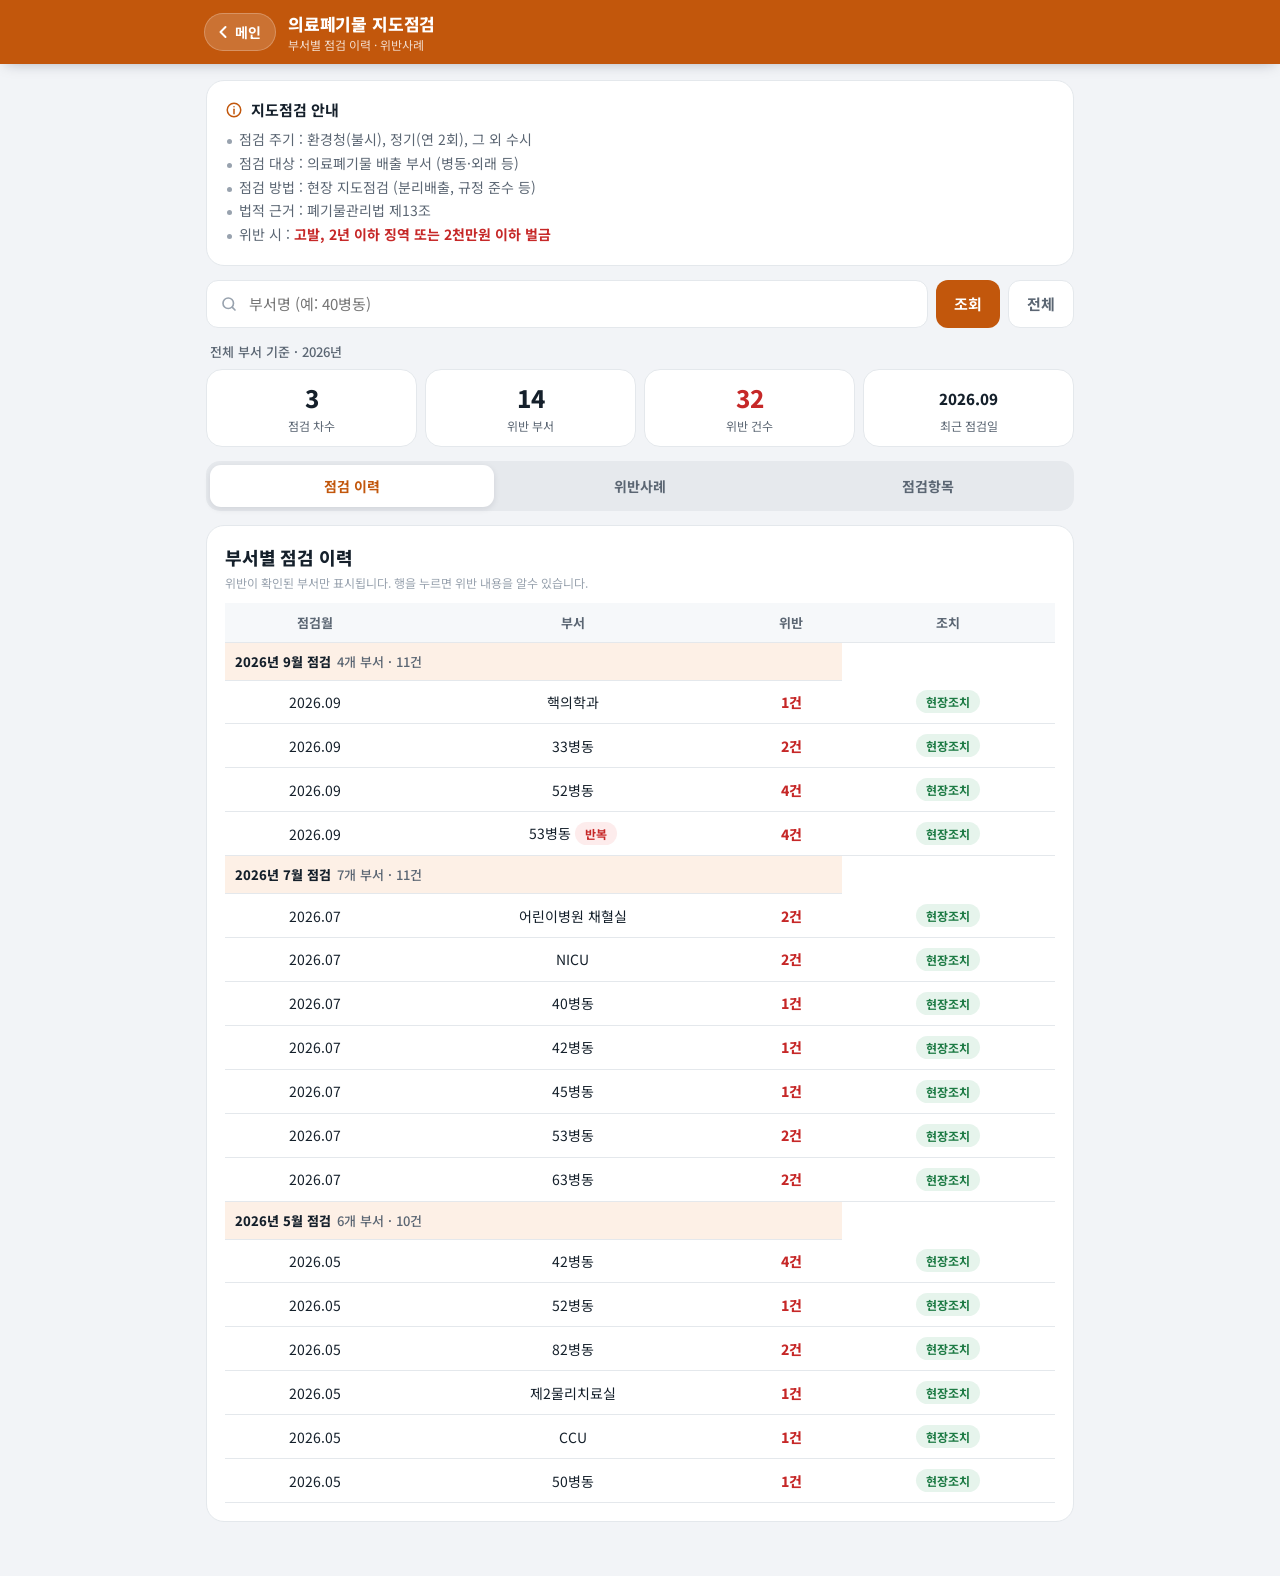
<file: inspection.html>
<!DOCTYPE html>
<html lang="ko">
<head>
<meta charset="UTF-8">
<meta name="viewport" content="width=device-width, initial-scale=1.0, viewport-fit=cover">
<title>의료폐기물 지도점검</title>
<link rel="preconnect" href="https://fonts.googleapis.com">
<link rel="preconnect" href="https://fonts.gstatic.com" crossorigin>
<link href="https://fonts.googleapis.com/css2?family=Noto+Sans+KR:wght@400;500;700;800&display=swap" rel="stylesheet">

<style>
:root {
  color-scheme: light;
  --bg:#F2F4F7;
  --surface:#FFFFFF;
  --surface-2:#F6F8FA;
  --ink:#15202B;
  --ink-soft:#5B6673;
  --ink-faint:#98A2AE;
  --line:#E4E8EC;
  --accent:#C2570C;
  --accent-2:#E07020;
  --accent-tint:#FDF0E6;
  --red:#C62828;   --red-tint:#FDECEC;
  --amber:#B45309; --amber-tint:#FEF3E2;
  --green:#1E7B45; --green-tint:#E6F4EC;
}
* { box-sizing:border-box; }
body { margin:0; background:var(--bg); color:var(--ink); font-family:"Noto Sans KR", "Malgun Gothic", -apple-system, sans-serif; -webkit-font-smoothing:antialiased; }

/* ===== 상단 바 (메인 버튼) — 모든 세부 페이지 공통 ===== */
.appbar { position:sticky; top:0; z-index:50; background:var(--accent); color:#fff; padding-top:env(safe-area-inset-top, 0px); box-shadow:0 4px 14px -6px rgba(15,23,42,.35); }
.appbar-in { max-width:900px; margin:0 auto; height:64px; padding:0 14px; display:flex; align-items:center; gap:12px; }
.appbar-home { flex:none; display:inline-flex; align-items:center; gap:2px; height:38px; padding:0 14px 0 8px; border-radius:999px; background:rgba(255,255,255,.16); border:1px solid rgba(255,255,255,.24); color:#fff; text-decoration:none; font-size:14px; font-weight:700; -webkit-tap-highlight-color:transparent; }
.appbar-home:hover { background:rgba(255,255,255,.24); }
.appbar-home:active { transform:scale(.96); }
.appbar-title { flex:1; min-width:0; display:flex; flex-direction:column; }
.appbar-title .t { font-size:17px; font-weight:800; letter-spacing:-0.01em; white-space:nowrap; overflow:hidden; text-overflow:ellipsis; }
.appbar-title .s { font-size:12px; opacity:.78; white-space:nowrap; overflow:hidden; text-overflow:ellipsis; }

.container { max-width:900px; margin:0 auto; padding:16px 16px 40px; }
.card { background:var(--surface); border:1px solid var(--line); border-radius:18px; padding:18px; margin-bottom:14px; }
h3 { margin:0 0 4px; font-size:18px; font-weight:800; letter-spacing:-0.01em; }
.hint { font-size:12px; color:var(--ink-faint); }
.hidden { display:none !important; }

/* ===== 안내 ===== */
.notice-head { display:flex; align-items:center; gap:8px; font-size:15px; font-weight:700; margin-bottom:8px; }
.notice-head svg { color:var(--accent); }
.notice ul { margin:0; padding:0; list-style:none; }
.notice li { position:relative; padding-left:14px; font-size:14px; line-height:1.7; color:var(--ink-soft); }
.notice li::before { content:""; position:absolute; left:2px; top:11px; width:5px; height:5px; border-radius:50%; background:var(--ink-faint); }
.placeholder { color:var(--ink-faint); }

/* ===== 부서 검색 ===== */
.search-row { display:flex; gap:8px; }
.search-box { flex:1; position:relative; }
.search-box svg { position:absolute; left:14px; top:50%; transform:translateY(-50%); color:var(--ink-faint); }
.search-box input { width:100%; height:48px; padding:0 14px 0 42px; border-radius:12px; border:1.5px solid var(--line); background:var(--surface); color:var(--ink); font-family:inherit; font-size:15px; outline:none; }
.search-box input:focus { border-color:var(--accent-2); }
.btn { flex:none; height:48px; padding:0 18px; border:none; border-radius:12px; background:var(--accent); color:#fff; font-family:inherit; font-size:15px; font-weight:700; cursor:pointer; }
.btn:hover { background:#A84A09; }
.btn-ghost { background:var(--surface); color:var(--ink-soft); border:1.5px solid var(--line); }
.btn-ghost:hover { background:var(--surface-2); }

/* ===== 요약 통계 ===== */
.scope { font-size:13px; color:var(--ink-soft); margin:2px 4px 8px; font-weight:500; }
.stats { display:grid; grid-template-columns:repeat(4, 1fr); gap:8px; margin-bottom:14px; }
.stat { background:var(--surface); border:1px solid var(--line); border-radius:16px; padding:14px 8px 12px; text-align:center; }
.stat .num { font-size:24px; font-weight:800; color:var(--ink); line-height:1.2; }
.stat .lbl { font-size:12px; color:var(--ink-soft); margin-top:4px; }
.stat.warn .num { color:var(--red); }
.stat.ok .num { color:var(--green); }
.stat .num.date { font-size:15px; line-height:29px; }

/* ===== 탭 (세그먼트) ===== */
.tabs { display:grid; grid-template-columns:repeat(3, 1fr); gap:4px; padding:4px; margin-bottom:14px; background:#E6E9ED; border-radius:14px; }
.tab { text-align:center; padding:11px 4px; border-radius:11px; color:var(--ink-soft); font-weight:700; font-size:14px; cursor:pointer; -webkit-tap-highlight-color:transparent; }
.tab.active { background:var(--surface); color:var(--accent); box-shadow:0 2px 6px rgba(15,23,42,.1); }

/* ===== 표·상태 ===== */
table { width:100%; border-collapse:collapse; margin-top:12px; font-size:14px; }
th { background:var(--surface-2); color:var(--ink-soft); font-size:13px; font-weight:700; padding:10px 6px; border-bottom:1px solid var(--line); }
td { border-bottom:1px solid var(--line); padding:10px 6px; text-align:center; }
.badge { display:inline-block; padding:3px 10px; border-radius:999px; font-size:12px; font-weight:700; }
.b-ok { background:var(--green-tint); color:var(--green); }
.b-bad { background:var(--red-tint); color:var(--red); }
.b-wait { background:var(--amber-tint); color:var(--amber); }
.b-gray { background:#EEF1F4; color:var(--ink-soft); }

.row-click { cursor:pointer; }
.row-click:hover { background:#FBF7F3; }
.detail td { background:var(--surface-2); text-align:left; padding:12px; }
.check-list { display:grid; grid-template-columns:1fr; gap:2px; font-size:13px; }
.check-list .ck { display:flex; justify-content:space-between; gap:10px; border-bottom:1px dashed var(--line); padding:5px 0; }
.mark-o { color:var(--green); font-weight:800; }
.mark-x { color:var(--red); font-weight:800; }

/* ===== 위반사례 ===== */
.chiprow { display:flex; gap:6px; overflow-x:auto; padding-bottom:6px; margin-bottom:10px; scrollbar-width:none; }
.chiprow::-webkit-scrollbar { display:none; }
.chip { flex:none; white-space:nowrap; font-size:13px; font-weight:700; padding:8px 14px; border-radius:999px; background:var(--surface); border:1px solid var(--line); color:var(--ink-soft); cursor:pointer; }
.chip.active { background:var(--accent); border-color:var(--accent); color:#fff; }
.case-grid { display:grid; grid-template-columns:1fr; gap:12px; }
.case { background:var(--surface); border:1px solid var(--line); border-radius:18px; overflow:hidden; }
.case-photos { display:grid; grid-template-columns:repeat(var(--cols, 3), 1fr); gap:2px; background:var(--line); }
.case-photos .ph { position:relative; background:var(--surface-2); aspect-ratio:3/4; overflow:hidden; }
.case-photos.one { grid-template-columns:1fr; }
.case-photos.one .ph { aspect-ratio:4/3; }
.case-photos img { width:100%; height:100%; object-fit:cover; cursor:zoom-in; display:block; }
.case-photos .cap { position:absolute; left:6px; right:6px; bottom:6px; background:rgba(15,23,42,.68); color:#fff; font-size:11px; font-weight:500; line-height:1.35; padding:3px 7px; border-radius:6px; }
.case.good { border-color:#BFE0CB; }
.do-box { margin-top:10px; padding:10px 12px; border-radius:10px; background:var(--accent-tint); border-left:4px solid var(--accent); }
.do-lbl { display:block; font-size:12px; font-weight:800; color:var(--accent); letter-spacing:.02em; margin-bottom:3px; }
.do-txt { display:block; font-size:14px; font-weight:800; color:var(--ink); line-height:1.55; }
.case-tip { margin-top:8px; padding:8px 10px; border-radius:10px; background:var(--accent-tint); font-size:12.5px; color:var(--ink); line-height:1.5; }
.sub-head { font-size:15px; font-weight:800; margin:20px 2px 10px; }

/* ===== 점검 이력 그룹 ===== */
.group-row td { background:var(--accent-tint); color:var(--ink); text-align:left; font-weight:800; font-size:13px; padding:9px 10px; }
.group-row .gsum { font-weight:500; color:var(--ink-soft); margin-left:6px; }
.b-rep { background:var(--red-tint); color:var(--red); margin-left:4px; }
.vlist { font-size:13px; line-height:1.8; }
.vlist .mark-x { margin-left:4px; }
.case-body { padding:14px; }
.case-meta { font-size:12px; color:var(--ink-faint); margin-bottom:4px; }
.case-title { font-size:15px; font-weight:800; margin-bottom:8px; display:flex; align-items:center; gap:6px; flex-wrap:wrap; }
.case-text { font-size:13px; color:var(--ink-soft); line-height:1.6; }
.case-text b { color:var(--ink); margin-right:4px; }

/* ===== 점검항목 ===== */
.item { display:flex; gap:12px; padding:12px 0; border-bottom:1px solid var(--line); font-size:14px; }
.item:last-child { border-bottom:0; }
.item .no { flex:none; width:36px; height:28px; border-radius:8px; background:var(--accent-tint); color:var(--accent); font-weight:800; font-size:13px; display:flex; align-items:center; justify-content:center; }
.item .name { font-weight:700; }
.item .basis { font-size:12px; color:var(--ink-faint); margin-top:3px; }

.empty { text-align:center; color:var(--ink-faint); padding:32px 10px; font-size:14px; line-height:1.7; }

.modal { display:none; position:fixed; z-index:999; inset:0; background:rgba(10,16,24,.85); justify-content:center; align-items:center; }
.modal img { max-width:92%; max-height:88%; border-radius:14px; }

@media (min-width:600px) { .case-grid { grid-template-columns:1fr 1fr; } .check-list { grid-template-columns:1fr 1fr; column-gap:24px; } }
@media (max-width:420px) { .stats { grid-template-columns:repeat(2, 1fr); } table { font-size:13px; } th, td { padding:8px 4px; } .btn { padding:0 14px; } }
</style>
</head>

<body>

<header class="appbar">
  <div class="appbar-in">
    <a class="appbar-home" href="index.html" aria-label="메인 화면으로">
      <svg width="20" height="20" viewBox="0 0 24 24" fill="none" stroke="currentColor" stroke-width="2.4" stroke-linecap="round" stroke-linejoin="round"><path d="M15 6l-6 6 6 6"/></svg>메인
    </a>
    <div class="appbar-title">
      <span class="t">의료폐기물 지도점검</span>
      <span class="s">부서별 점검 이력 · 위반사례</span>
    </div>
  </div>
</header>

<div class="container">

  <div class="card notice">
    <div class="notice-head">
      <svg width="18" height="18" viewBox="0 0 24 24" fill="none" stroke="currentColor" stroke-width="2" stroke-linecap="round" stroke-linejoin="round"><circle cx="12" cy="12" r="9"/><path d="M12 11v6"/><path d="M12 7.5h.01"/></svg>
      지도점검 안내
    </div>
    <ul id="noticeText">
      <li>점검 주기 : 환경청(불시), 정기(연 2회), 그 외 수시</li>
      <li>점검 대상 : 의료폐기물 배출 부서 (병동·외래 등)</li>
      <li>점검 방법 : 현장 지도점검 (분리배출, 규정 준수 등)</li>
      <li>법적 근거 : 폐기물관리법 제13조</li>
      <li>위반 시 : <b style="color:var(--red)">고발, 2년 이하 징역 또는 2천만원 이하 벌금</b></li>
    </ul>
  </div>

  <div class="search-row" style="margin-bottom:14px;">
    <div class="search-box">
      <svg width="18" height="18" viewBox="0 0 24 24" fill="none" stroke="currentColor" stroke-width="2.2" stroke-linecap="round"><circle cx="11" cy="11" r="7"/><path d="M20 20l-3.5-3.5"/></svg>
      <input type="text" id="searchDept" list="deptList" placeholder="부서명 (예: 40병동)">
      <datalist id="deptList"></datalist>
    </div>
    <button class="btn" onclick="applyFilter()">조회</button>
    <button class="btn btn-ghost" onclick="resetFilter()">전체</button>
  </div>

  <div class="scope" id="scopeText">전체 부서 기준</div>
  <div class="stats">
    <div class="stat"><div class="num" id="stCount">0</div><div class="lbl">점검 차수</div></div>
    <div class="stat"><div class="num" id="stDept">0</div><div class="lbl">위반 부서</div></div>
    <div class="stat warn"><div class="num" id="stViol">0</div><div class="lbl">위반 건수</div></div>
    <div class="stat"><div class="num date" id="stLast">-</div><div class="lbl">최근 점검일</div></div>
  </div>

  <div class="tabs">
    <div class="tab active" data-tab="history" onclick="showTab('history')">점검 이력</div>
    <div class="tab" data-tab="cases" onclick="showTab('cases')">위반사례</div>
    <div class="tab" data-tab="items" onclick="showTab('items')">점검항목</div>
  </div>

  <!-- 점검 이력 -->
  <div id="history" class="card">
    <h3>부서별 점검 이력</h3>
    <div class="hint">위반이 확인된 부서만 표시됩니다. 행을 누르면 위반 내용을 알수 있습니다.</div>
    <div style="overflow-x:auto;">
      <table>
        <thead>
          <tr><th>점검월</th><th>부서</th><th>위반</th><th>조치</th></tr>
        </thead>
        <tbody id="historyBody"></tbody>
      </table>
    </div>
  </div>

  <!-- 위반사례 -->
  <div id="cases" class="hidden">
    <div id="caseGrid"></div>
  </div>

  <!-- 점검항목 -->
  <div id="items" class="card hidden">
    <h3>지도점검 항목</h3>
    <div id="itemList"></div>
  </div>

</div>

<div id="imgModal" class="modal" onclick="closeModal()"><img id="modalImg"></div>

<script>
// ============================================================
// 데이터 입력 영역
// - 점검 내용은 아래 배열에 채우면 화면에 자동 반영됨
// - 구글 시트로 관리하려면 INSPECTION_API 에 앱스 스크립트 배포 URL 입력
//   (응답 형식: { inspections:[...], violations:[...] }, 각 항목 형식은 아래 예시와 동일)
// - 점검자는 개인 이름 대신 부서명(예: 시설과)으로 기재
// ============================================================
const INSPECTION_API = "";

// 점검항목 (점검표 양식) — 점검문항.docx 기준 (A1~A10)
const CHECK_ITEMS = [
  { id:"A1",  name:"적정 전용용기 사용(격리, 액상, 손상성 등)", basis:"액체상태 폐기물은 합성수지류, 내부용액을 제거 후 골판지류" },
  { id:"A2",  name:"전용용기 불량, 파손 여부",                  basis:"불량 및 파손된 용기는 교체 사용" },
  { id:"A3",  name:"배출자·사용개시연월일 기재",                basis:"사용개시일은 최초 투입일 기재, 보관기간 산정 기준" },
  { id:"A4",  name:"적정용량 수집 및 밀폐포장",                 basis:"과적재 시 밀폐포장 불가, 봉투형용기 적정용량 75% 준수" },
  { id:"A5",  name:"부서 보관기한 준수",                        basis:"부서 보관기한 : 격리 5일 / 손상성 25일 / 그 외 10일" },
  { id:"A6",  name:"비 감염성 일회용기저귀 분리배출",           basis:"감염병 환자 및 혈액, 혈뇨가 섞인 기저귀는 의료폐기물" },
  { id:"A7",  name:"의료폐기물 처리 지침표 게시",               basis:"최근 개정본(2026.05.), 그룹웨어 자료실 참조" },
  { id:"A8",  name:"사용 중 용기 덮개 유무(인증)",              basis:"악취·감염 전파 방지 (권장사항)" },
  { id:"A9",  name:"일반쓰레기, 재활용품 등 혼합 배출 금지",    basis:"의료소모품포장지·종이류·알콜티슈 케이스 등은 일반쓰레기(개인정보가 담긴 종이는 파쇄)" },
  { id:"A10", name:"배치장소 주변 오염(흘림) 및 청결 상태",     basis:"감염주의, 의료폐기물 방치 주의" }
];

const LAW = "폐기물관리법, 2년 이하의 징역 또는 2천만원 이하의 벌금";
const COST = "의료폐기물 발생량 증가, 관리비 상승 (병원 운영계획 위배)";

// 점검 이력 — 위반이 확인된 부서만 기재
// items: 점검항목(점검문항.docx 번호) id별 위반 건수, repeat: 올해 이전 점검에서도 지적된 부서
const INSPECTIONS = [
  // 2026년 5월
  { date:"2026-05", dept:"42병동",        items:{ A4:2, A9:2 }, action:"현장지도, 해당 용기 배출/교체" },
  { date:"2026-05", dept:"52병동",        items:{ A1:1 },       action:"현장지도, 해당 용기 배출/교체" },
  { date:"2026-05", dept:"82병동",        items:{ A3:2 },       action:"현장지도, 사용개시연월일 기재" },
  { date:"2026-05", dept:"제2물리치료실", items:{ A3:1 },       action:"현장지도, 사용개시연월일 기재" },
  { date:"2026-05", dept:"CCU",           items:{ A9:1 },       action:"현장지도" },
  { date:"2026-05", dept:"50병동",        items:{ A4:1 },       action:"관련 내용 전달, 주의 요청", note:"점검 외 평시 의료폐기물 수거 시 확인 (과적재, 밀폐 포장 불가)" },
  // 2026년 7월 (점검일 07.10.)
  { date:"2026-07", dept:"어린이병원 채혈실", items:{ A5:2 },       action:"현장지도, 해당 용기 배출/교체" },
  { date:"2026-07", dept:"NICU",          items:{ A5:1, A9:1 }, action:"현장지도, 해당 용기 배출/교체" },
  { date:"2026-07", dept:"40병동",        items:{ A9:1 },       action:"현장지도" },
  { date:"2026-07", dept:"42병동",        items:{ A3:1 },       action:"현장지도, 사용개시연월일 기재", repeat:true, note:"'26.05. 과적재 2건, 혼입 2건" },
  { date:"2026-07", dept:"45병동",        items:{ A3:1 },       action:"현장지도, 사용개시연월일 기재" },
  { date:"2026-07", dept:"53병동",        items:{ A3:2 },       action:"현장지도, 사용개시연월일 기재" },
  { date:"2026-07", dept:"63병동",        items:{ A3:1, A9:1 }, action:"현장지도, 사용개시연월일 기재" },
  // 2026년 9월
  { date:"2026-09", dept:"핵의학과",      items:{ A3:1 },             action:"현장지도, 사용개시연월일 기재" },
  { date:"2026-09", dept:"33병동",        items:{ A5:2 },             action:"현장지도, 해당 용기 배출/교체" },
  { date:"2026-09", dept:"52병동",        items:{ A4:2, A3:1, A9:1 }, action:"현장지도, 해당 용기 배출/교체, 사용개시연월일 기재", repeat:true, note:"'26.05. 부적정 전용용기 1건" },
  { date:"2026-09", dept:"53병동",        items:{ A5:1, A3:2, A9:1 }, action:"현장지도, 해당 용기 배출/교체, 사용개시연월일 기재", repeat:true, note:"'26.07. 미기재 2건 (반복 발생)" },
];

// 위반사례 예시 — 유형별 대표 1건 (타 부서 참고용, 문서·개인정보가 보이는 사진은 흐림 처리)
// 사진 : photo = 구글드라이브 파일 ID(드라이브 "지도점검 위반사례" 폴더, 링크 공유 필요), file = 포털 폴더 백업 사진(드라이브 로딩 실패 시 표시)
const PHOTO_BASE = "img/inspection/";
const DRIVE_IMG = "https://lh3.googleusercontent.com/d/";
const VIOLATIONS = [
  { item:"A3", title:"배출자·사용개시연월일 미기재", photo:"14IDTcDGVZ-x493SVroiV1JGKc9dwThrD", file:"A1.jpg", cap:"사용개시연월일·배출자 칸이 비어 있음",
    law:LAW, how:"용기에 처음 폐기물을 넣는 날, 배출자(부서명)와 사용개시연월일을 반드시 기재하십시오." },
  { item:"A9", title:"일반쓰레기 혼입", photo:"1mykoP01Khw7LrzMZvrEk-b_FfiqX8p20", file:"A2.jpg", cap:"의료소모품 포장지·핸드타올 등이 혼입됨",
    law:COST, how:"의료소모품 포장지, 핸드타올, 알콜티슈 케이스 등은 일반쓰레기로 배출하십시오. 개인정보가 담긴 종이는 파쇄 후 일반쓰레기로 배출하십시오." },
  { item:"A4", title:"과적재·적정 용량 미준수", photo:"1uF3455ml2cjKxx_ZZy7bNWtQYqNCMGh5", file:"A3.jpg", cap:"봉투형용기 적정용량 초과",
    law:LAW, how:"의료폐기물은 전용용기에 밀폐 가능한 범위내에 가득 채워 배출하여야 합니다. 단, 봉투형용기는 75% 미만으로 채워 배출하십시오." },
  { item:"A1", title:"부적정 전용용기 사용", photo:"1CzmSoglqQIFrsZtFoEhBzs-YVI4XFXtW", file:"A6.jpg", cap:"손상성·액상 폐기물을 봉투형용기에 배출",
    law:LAW, how:"손상성·액상 폐기물은 합성수지 전용용기에 배출하십시오. 액상은 내부 용액을 제거한 뒤 폐기하십시오." },
  { item:"A5", title:"부서 보관기한 초과", photo:"19g4JR46UVN1bucQGOAnyVtMu8b4CKqKc", file:"A7.jpg", cap:"사용개시 26.6.4. → 점검일 07.10. 보관기한(10일) 초과",
    law:LAW, how:"일반의료폐기물의 부서 보관기간은 10일입니다 (격리 5일 / 손상성 25일). 기한 내에 반출을 요청하십시오." },
];

// 우수사례 (특기사항)
const GOOD_CASES = [
  { dept:"63병동", title:"사용개시연월일 추가 표기 (선진사례)", photo:"1OVMwsAJAM8A9OL_27LVbHvBVQw397XvV", file:"2609-12.jpg", cap:"봉투형용기 거치대 외부에 사용개시연월일 추가 표기",
    desc:"봉투형용기 거치대 바깥에도 사용개시연월일을 적어 보관기한을 한눈에 확인할 수 있습니다." },
];
// ============================================================

let inspections = INSPECTIONS;
let violations = VIOLATIONS;
let goodCases = GOOD_CASES;
let deptFilter = "";

function esc(s) {
  return String(s == null ? "" : s).replace(/[&<>"']/g, m => ({"&":"&amp;","<":"&lt;",">":"&gt;",'"':"&quot;","'":"&#39;"}[m]));
}
function itemName(id) {
  const it = CHECK_ITEMS.find(i => i.id === id);
  return it ? it.name : id;
}
function violCount(insp) {
  return Object.values(insp.items || {}).reduce((a, b) => a + b, 0);
}
function matchDept(dept) {
  const list = Array.isArray(dept) ? dept : [dept];
  return !deptFilter || list.some(d => String(d).toLowerCase().includes(deptFilter.toLowerCase()));
}
function fmtMonth(d) {
  const [y, m] = String(d).split("-");
  return m ? `${y}년 ${Number(m)}월` : d;
}

function showTab(tab) {
  ['history', 'cases', 'items'].forEach(t => document.getElementById(t).classList.add('hidden'));
  document.getElementById(tab).classList.remove('hidden');
  document.querySelectorAll('.tab').forEach(el => el.classList.toggle('active', el.dataset.tab === tab));
}

function applyFilter() {
  deptFilter = document.getElementById("searchDept").value.trim();
  renderAll();
}
function resetFilter() {
  document.getElementById("searchDept").value = "";
  deptFilter = "";
  renderAll();
}

function renderStats() {
  const ins = inspections.filter(x => matchDept(x.dept));
  const allDates = [...new Set(inspections.map(x => x.date))].sort();
  const dates = [...new Set(ins.map(x => x.date))].sort();
  document.getElementById("stCount").innerText = deptFilter ? dates.length : allDates.length;
  document.getElementById("stDept").innerText = new Set(ins.map(x => x.dept)).size;
  document.getElementById("stViol").innerText = ins.reduce((a, x) => a + violCount(x), 0);
  const last = allDates[allDates.length - 1];
  document.getElementById("stLast").innerText = last ? last.replace("-", ".") : "-";
  document.getElementById("scopeText").innerText = deptFilter
    ? `'${deptFilter}' 검색 결과 기준 (점검 차수는 위반 확인 회차)`
    : "전체 부서 기준 · 2026년";
}

function renderHistory() {
  const tbody = document.getElementById("historyBody");
  const rows = inspections.filter(x => matchDept(x.dept)).sort((a, b) => b.date.localeCompare(a.date));

  if (rows.length === 0) {
    tbody.innerHTML = `<tr><td colspan="3"><div class="empty">${inspections.length === 0
      ? "등록된 점검 이력이 없습니다."
      : "해당 부서의 위반 이력이 없습니다."}</div></td></tr>`;
    return;
  }

  let html = "", prev = "";
  rows.forEach((r, i) => {
    if (r.date !== prev) {
      const g = rows.filter(x => x.date === r.date);
      html += `<tr class="group-row"><td colspan="3">${fmtMonth(r.date)} 점검<span class="gsum">${g.length}개 부서 · ${g.reduce((a, x) => a + violCount(x), 0)}건</span></td></tr>`;
      prev = r.date;
    }
    const n = violCount(r);
    // 반복 : 같은 부서의 이전 점검에서 같은 항목이 지적된 경우
    const prior = id => inspections.filter(x => x.dept === r.dept && x.date < r.date && (x.items || {})[id]).map(x => x.date).sort().pop();
    const reps = Object.keys(r.items || {}).filter(id => prior(id));
    const list = Object.entries(r.items || {}).map(([id, c]) =>
      `<div>· ${esc(itemName(id))}<span class="mark-x">${c}건</span>${prior(id) ? `<span class="badge b-rep">반복</span><span class="hint"> ${esc(prior(id).replace("-", "."))} 지적</span>` : ""}</div>`).join("");
    html += `<tr class="row-click" onclick="toggleDetail(${i})">
        <td>${esc(r.date.replace("-", "."))}</td>
        <td>${esc(r.dept)}${reps.length ? `<span class="badge b-rep">반복</span>` : ""}</td>
        <td><span class="mark-x">${n}건</span></td>
        <td><span class="badge b-ok">현장조치</span></td>
      </tr>
      <tr class="detail hidden" id="detail-${i}"><td colspan="4">
        <div class="vlist">${list}</div>
        ${r.note ? `<div style="margin-top:8px; font-size:13px; color:var(--ink-soft); line-height:1.7;">비고 : ${esc(r.note)}</div>` : ""}
      </td></tr>`;
  });
  tbody.innerHTML = html;
}

function toggleDetail(i) {
  document.getElementById("detail-" + i).classList.toggle("hidden");
}

function photoUrl(p) {
  if (p.startsWith("http") || p.includes("/")) return p;         // 주소·경로
  if (/\.(jpe?g|png|webp|gif)$/i.test(p)) return PHOTO_BASE + p;  // 로컬 파일명
  return DRIVE_IMG + p;                                           // 구글드라이브 파일 ID
}

function caseCard(c, good) {
  return `<div class="case ${good ? "good" : ""}">
    <div class="case-photos one"><div class="ph"><img src="${esc(photoUrl(c.photo))}" loading="lazy" alt="${esc(c.cap)}" onclick="showImage(this.src)" onerror="this.onerror=null;this.src='${esc(PHOTO_BASE + c.file)}'"><span class="cap">${esc(c.cap)}</span></div></div>
    <div class="case-body">
      <div class="case-title">${good ? `<span class="badge b-ok">우수사례</span>` : ""}${esc(c.title)}</div>
      <div class="case-text">
        ${good ? `<b>${esc(c.dept)}</b>${esc(c.desc)}` : `<b>법규·영향</b>${esc(c.law)}`}
      </div>
      ${good ? "" : `<div class="do-box"><span class="do-lbl">[개선필요]</span><span class="do-txt">${esc(c.how)}</span></div>`}
    </div>
  </div>`;
}

function renderCases() {
  document.getElementById("caseGrid").innerHTML =
    `<div class="case-grid">${violations.map(v => caseCard(v, false)).join("")}</div>` +
    (goodCases.length ? `<div class="sub-head">우수사례</div><div class="case-grid">${goodCases.map(g => caseCard(g, true)).join("")}</div>` : "");
}

function renderItems() {
  document.getElementById("itemList").innerHTML = CHECK_ITEMS.map(it => `
    <div class="item">
      <div class="no">${esc(it.id)}</div>
      <div>
        <div class="name">${esc(it.name)}</div>
        <div class="basis">${esc(it.basis)}</div>
      </div>
    </div>`).join("");
}

function renderDeptList() {
  const depts = [...new Set(inspections.map(x => x.dept))].sort();
  document.getElementById("deptList").innerHTML = depts.map(d => `<option value="${esc(d)}">`).join("");
}

function renderAll() {
  renderStats();
  renderHistory();
  renderCases();
}

function showImage(src){ document.getElementById("modalImg").src = src; document.getElementById("imgModal").style.display = "flex"; }
function closeModal(){ document.getElementById("imgModal").style.display = "none"; }

document.getElementById("searchDept").addEventListener("keydown", e => { if (e.key === "Enter") applyFilter(); });

function init() {
  renderDeptList();
  renderItems();
  renderAll();
}

if (INSPECTION_API) {
  document.getElementById("historyBody").innerHTML = "<tr><td colspan='3'>로딩 중...</td></tr>";
  fetch(INSPECTION_API + "?type=inspection")
    .then(res => res.json())
    .then(data => {
      inspections = data.inspections || [];
      violations = data.violations || [];
    })
    .catch(err => alert("점검 데이터를 불러오지 못했습니다. 네트워크 상태를 확인해주세요."))
    .finally(init);
} else {
  init();
}
</script>

</body>
</html>
</file>
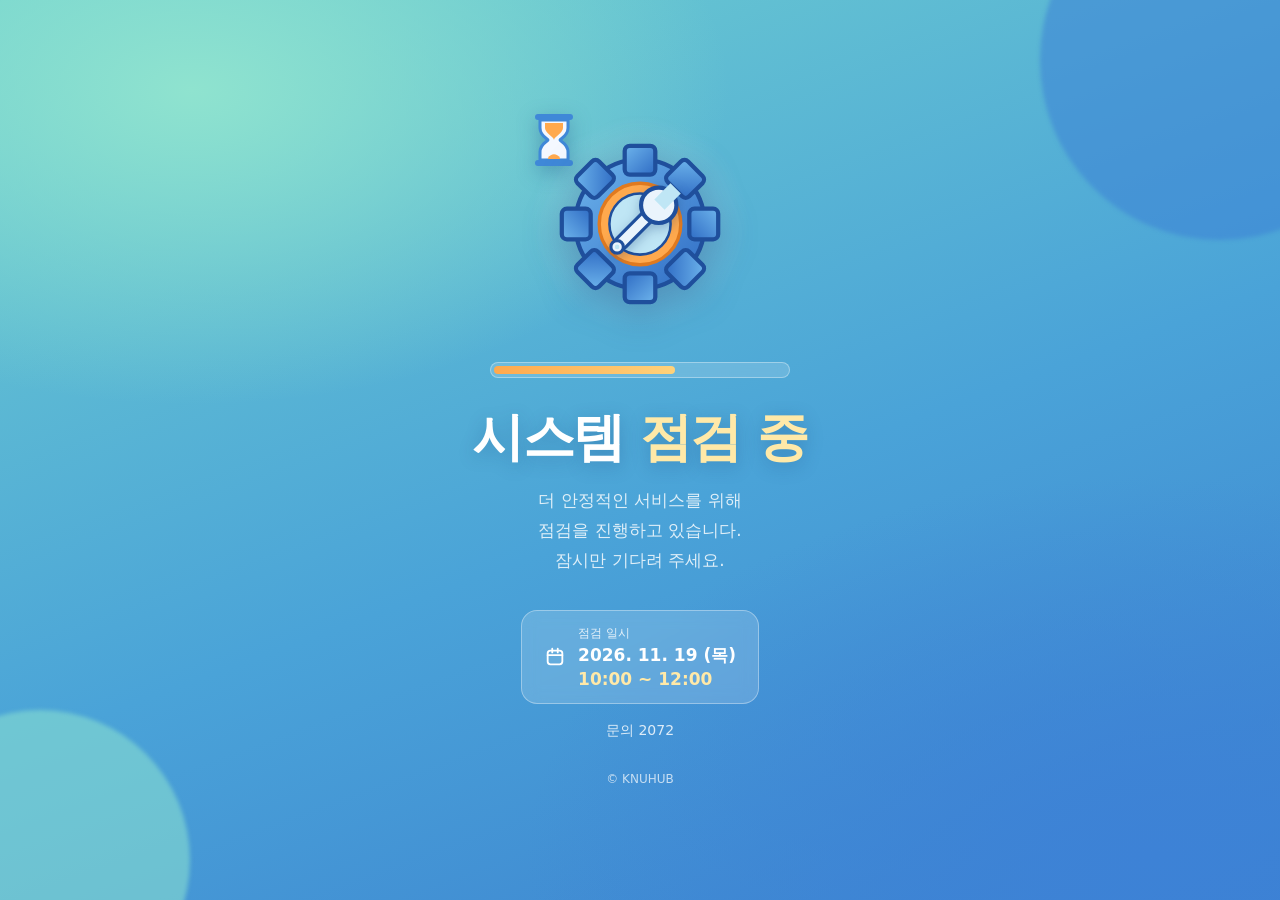
<file: maintenance.html>
<!doctype html>
<html lang="ko">
<head>
<meta charset="utf-8">
<meta name="viewport" content="width=device-width, initial-scale=1">
<meta name="robots" content="noindex">
<title>서비스 점검 안내 · KNUHUB</title>
<style>
  :root{
    --ink:#fff; --soft:rgba(255,255,255,.82); --accent:#ffe9a8; --orange:#ffa94d;
    --glass:rgba(255,255,255,.16); --glass-line:rgba(255,255,255,.35);
  }
  *{box-sizing:border-box;margin:0}
  body{
    min-height:100vh; display:grid; place-items:center; padding:32px 16px;
    color:var(--ink); overflow-x:hidden;
    font-family:"Pretendard","Apple SD Gothic Neo","Malgun Gothic",system-ui,sans-serif;
    -webkit-font-smoothing:antialiased;
    background:
      radial-gradient(60% 50% at 15% 10%, #8fe3cf 0%, transparent 70%),
      radial-gradient(70% 60% at 90% 95%, #3d82d6 0%, transparent 70%),
      linear-gradient(160deg,#6fd0cf 0%,#4aa3d8 55%,#3b7fd0 100%);
  }
  /* soft decorative blobs */
  body::before,body::after{content:"";position:fixed;border-radius:50%;filter:blur(2px);z-index:0}
  body::before{width:360px;height:360px;right:-120px;top:-120px;background:rgba(61,130,214,.55)}
  body::after{width:300px;height:300px;left:-110px;bottom:-110px;background:rgba(143,227,207,.55)}

  main{position:relative;z-index:1;width:100%;max-width:520px;text-align:center}

  .badge{
    position:relative; width:220px; height:220px; margin:0 auto 28px;
    display:grid; place-items:center;
  }
  .badge::before{
    content:""; position:absolute; inset:0; border-radius:50%;
    background:radial-gradient(circle,rgba(255,255,255,.35),rgba(255,255,255,0) 70%);
  }
  .gear{width:170px;height:170px;animation:spin 18s linear infinite;filter:drop-shadow(0 10px 18px rgba(20,60,120,.35))}
  @keyframes spin{to{transform:rotate(360deg)}}
  .tools{position:absolute;width:104px;height:104px;filter:drop-shadow(0 4px 6px rgba(20,60,120,.3))}
  .hourglass{
    position:absolute; left:-4px; top:-6px; width:56px; height:64px;
    filter:drop-shadow(0 6px 10px rgba(20,60,120,.3));
  }
  .hourglass .flip{transform-origin:50% 50%;animation:flip 6s ease-in-out infinite}
  @keyframes flip{0%,80%{transform:rotate(0)}100%{transform:rotate(180deg)}}

  .bar{
    width:min(300px,80%); height:16px; margin:0 auto 30px; border-radius:99px; padding:3px;
    background:var(--glass); border:1px solid var(--glass-line); backdrop-filter:blur(6px);
  }
  .bar span{
    display:block; height:100%; width:62%; border-radius:99px;
    background:linear-gradient(90deg,var(--orange),#ffd27a);
    animation:pulse 2.4s ease-in-out infinite;
  }
  @keyframes pulse{50%{width:72%}}

  h1{font-size:clamp(36px,9vw,52px); font-weight:800; letter-spacing:-.03em; line-height:1.15;
     text-shadow:0 4px 18px rgba(20,60,120,.28)}
  h1 em{font-style:normal;color:var(--accent)}
  .lead{margin-top:18px;font-size:17px;line-height:1.75;color:var(--soft)}

  .time{
    display:inline-flex; align-items:center; gap:12px; margin-top:34px; padding:14px 22px;
    border-radius:16px; background:var(--glass); border:1px solid var(--glass-line);
    backdrop-filter:blur(8px); text-align:left;
  }
  .time small{display:block;font-size:12px;color:var(--soft);margin-bottom:2px}
  .time b{display:block;font-size:17px;font-weight:700}
  .time b.t{margin-top:2px;color:var(--accent)}
  .time svg{width:22px;height:22px;stroke:#fff;fill:none;stroke-width:2;stroke-linecap:round;flex:none}

  .contact{margin-top:18px;font-size:14px;color:var(--soft)}
  footer{margin-top:32px;font-size:12px;color:rgba(255,255,255,.7)}
  @media (prefers-reduced-motion:reduce){.gear,.bar span,.hourglass .flip{animation:none}}
</style>
</head>
<body>
<main>
  <div class="badge" aria-hidden="true">
    <svg class="hourglass" viewBox="0 0 56 64">
      <g class="flip">
        <path d="M14 12h28v8c0 8-8 11-8 12s8 4 8 12v8H14v-8c0-8 8-11 8-12s-8-4-8-12z" fill="#f4f8ff" stroke="#3f88d8" stroke-width="3" stroke-linejoin="round"/>
        <path d="M19 15h18v5c0 5-9 9-9 12 0-3-9-7-9-12z" fill="#ffa94d"/>
        <path d="M22 50c3-5 9-5 12 0v1H22z" fill="#ffa94d"/>
        <rect x="9" y="6" width="38" height="6" rx="3" fill="#3f88d8"/>
        <rect x="9" y="52" width="38" height="6" rx="3" fill="#3f88d8"/>
      </g>
    </svg>

    <svg class="gear" viewBox="0 0 200 200">
      <defs>
        <linearGradient id="g" x1="0" y1="0" x2="1" y2="1">
          <stop offset="0" stop-color="#6db4ec"/><stop offset="1" stop-color="#2f6cc4"/>
        </linearGradient>
      </defs>
      <g fill="url(#g)" stroke="#1f4f9c" stroke-width="5" stroke-linejoin="round">
        <circle cx="100" cy="100" r="76"/>
        <g id="t"><rect x="82" y="8" width="36" height="34" rx="6"/></g>
        <use href="#t" transform="rotate(45 100 100)"/><use href="#t" transform="rotate(90 100 100)"/>
        <use href="#t" transform="rotate(135 100 100)"/><use href="#t" transform="rotate(180 100 100)"/>
        <use href="#t" transform="rotate(225 100 100)"/><use href="#t" transform="rotate(270 100 100)"/>
        <use href="#t" transform="rotate(315 100 100)"/>
      </g>
      <circle cx="100" cy="100" r="48" fill="#ffa94d" stroke="#e07a1f" stroke-width="4"/>
      <circle cx="100" cy="100" r="36" fill="#bfe6f5" stroke="#1f4f9c" stroke-width="3"/>
    </svg>

    <svg class="tools" viewBox="0 0 100 100" fill="none" stroke-linecap="round" stroke-linejoin="round">
      <!-- spanner -->
      <path d="M32 68 L62 38" stroke="#1f4f9c" stroke-width="15"/>
      <path d="M32 68 L62 38" stroke="#eaf4fc" stroke-width="9"/>
      <circle cx="28" cy="72" r="6" fill="#eaf4fc" stroke="#1f4f9c" stroke-width="3"/>
      <circle cx="68" cy="32" r="17" fill="#eaf4fc" stroke="#1f4f9c" stroke-width="4"/>
      <rect x="61" y="9" width="14" height="22" fill="#bfe6f5" transform="rotate(45 68 32)"/>
      <circle cx="28" cy="72" r="2.2" fill="#bfe6f5"/>
    </svg>
  </div>

  <div class="bar" role="img" aria-label="점검 진행 중"><span></span></div>

  <h1>시스템 <em>점검 중</em></h1>
  <p class="lead">더 안정적인 서비스를 위해<br>점검을 진행하고 있습니다.<br>잠시만 기다려 주세요.</p>

  <div class="time">
    <svg viewBox="0 0 24 24"><rect x="4" y="5" width="16" height="15" rx="3"/><path d="M4 10h16M9 3v4M15 3v4"/></svg>
    <div><small>점검 일시</small><b>2026. 11. 19 (목)</b><b class="t">10:00 ~ 12:00</b></div>
  </div>

  <p class="contact">문의 2072</p>

  <footer>© KNUHUB</footer>
</main>
</body>
</html>
</file>
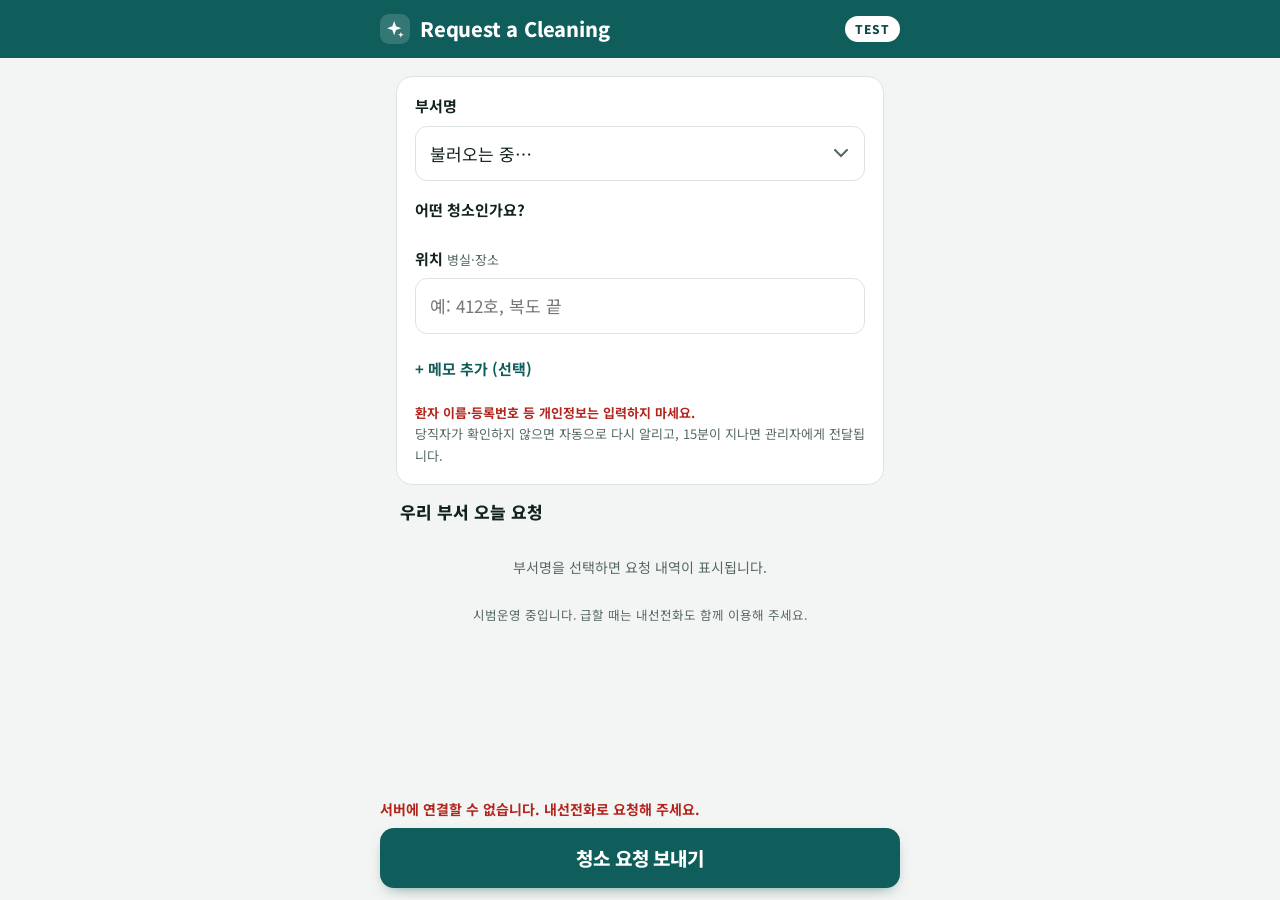
<file: pilot/clean.html>
<!DOCTYPE html>
<html lang="ko">
<head>
<meta charset="UTF-8">
<meta name="viewport" content="width=device-width, initial-scale=1.0, viewport-fit=cover">
<meta name="theme-color" content="#0F5E5B">
<link rel="manifest" href="manifest-clean.webmanifest">
<link rel="icon" href="icon.svg" type="image/svg+xml">
<title>Request a Cleaning</title>
<link rel="preconnect" href="https://fonts.googleapis.com">
<link rel="preconnect" href="https://fonts.gstatic.com" crossorigin>
<link href="https://fonts.googleapis.com/css2?family=Noto+Sans+KR:wght@400;500;700;800&display=swap" rel="stylesheet">
<style>
:root{
  --bg:#F3F5F4; --card:#fff; --ink:#122220; --soft:#566865; --faint:#8A9A97; --line:#DCE3E1;
  --brand:#0F5E5B; --brand-deep:#0B4745; --brand-soft:#E2F0EE;
  --wait:#B4540A; --wait-soft:#FFF0DF; --ack:#2155C4; --done:#177245; --err:#B3261E;
  --r:16px;
}
*{box-sizing:border-box}
html{-webkit-text-size-adjust:100%}
body{margin:0;background:var(--bg);color:var(--ink);font-family:"Noto Sans KR","Malgun Gothic",-apple-system,sans-serif;-webkit-font-smoothing:antialiased;line-height:1.5}
:focus-visible{outline:3px solid #7FB8B3;outline-offset:2px}

/* 상단: 작게, 이름과 상태만 */
.top{background:var(--brand);color:#fff;padding:calc(14px + env(safe-area-inset-top,0px)) 20px 14px}
.top-in{max-width:520px;margin:0 auto;display:flex;align-items:center;justify-content:space-between;gap:12px}
.brand{display:flex;align-items:center;gap:10px;min-width:0}
.mark{flex:none;width:30px;height:30px;border-radius:9px;background:rgba(255,255,255,.16);display:flex;align-items:center;justify-content:center}
.mark svg{width:20px;height:20px;fill:#fff}
.top h1{margin:0;font-size:20px;font-weight:800;letter-spacing:-.01em;white-space:nowrap}
.pill{flex:none;font-size:12px;font-weight:800;letter-spacing:.08em;padding:4px 10px;border-radius:99px;background:#fff;color:var(--brand-deep)}

/* 공지 */
.notice-card{background:var(--brand-soft);border:1px solid #BFE0DC;border-radius:var(--r);padding:14px 16px;margin-bottom:14px}
.notice-card h2{display:flex;align-items:center;gap:8px;margin:0 0 6px;font-size:15px;font-weight:800;color:var(--brand-deep)}
.notice-card h2 svg{width:18px;height:18px;stroke:var(--brand);fill:none;stroke-width:2;stroke-linecap:round;stroke-linejoin:round}
.notice-card ul{margin:0;padding:0;list-style:none}
.notice-card li{position:relative;padding-left:14px;font-size:14.5px;line-height:1.65;color:var(--ink)}
.notice-card li::before{content:"";position:absolute;left:2px;top:.78em;width:5px;height:5px;border-radius:50%;background:var(--brand)}

main{max-width:520px;margin:0 auto;padding:18px 16px calc(120px + env(safe-area-inset-bottom,0px))}
.card{background:var(--card);border:1px solid var(--line);border-radius:var(--r);padding:18px;margin-bottom:14px}

.field{margin-bottom:18px}
.field:last-child{margin-bottom:0}
.lab{display:block;font-size:15px;font-weight:700;margin:0 0 8px}
.lab em{font-style:normal;font-weight:400;color:var(--soft);font-size:13px;margin-left:4px}
select,input[type=text],input[type=tel],textarea{width:100%;font:inherit;font-size:17px;padding:14px 14px;min-height:52px;border:1.5px solid var(--line);border-radius:12px;background:#fff;color:var(--ink);appearance:none;-webkit-appearance:none}
select{background-image:url("data:image/svg+xml,%3Csvg xmlns='http://www.w3.org/2000/svg' width='14' height='9' viewBox='0 0 14 9'%3E%3Cpath d='M1 1l6 6 6-6' fill='none' stroke='%23566865' stroke-width='2' stroke-linecap='round'/%3E%3C/svg%3E");background-repeat:no-repeat;background-position:right 16px center;padding-right:40px}
select:focus,input:focus,textarea:focus{border-color:var(--brand);outline:3px solid #BFE0DC;outline-offset:0}
.row{display:grid;grid-template-columns:1fr 1fr;gap:12px}

/* 종류 타일 */
.kinds{display:grid;grid-template-columns:1fr 1fr;gap:10px}
.kind{position:relative}
.kind input{position:absolute;inset:0;opacity:0;cursor:pointer}
.kind .tile{display:flex;flex-direction:column;align-items:center;justify-content:center;gap:8px;min-height:92px;padding:12px 8px;border:1.5px solid var(--line);border-radius:14px;background:#fff;font-weight:700;font-size:16px;text-align:center;transition:border-color .12s,background .12s,transform .08s}
.kind svg{width:30px;height:30px;stroke:var(--soft);fill:none;stroke-width:1.7;stroke-linecap:round;stroke-linejoin:round}
.kind input:checked+.tile{border-color:var(--brand);background:var(--brand-soft);color:var(--brand-deep)}
.kind input:checked+.tile svg{stroke:var(--brand)}
.kind input:active+.tile{transform:scale(.97)}
.kind input:focus-visible+.tile{outline:3px solid #7FB8B3;outline-offset:2px}

details.more{margin-top:4px}
details.more summary{cursor:pointer;font-weight:700;font-size:15px;color:var(--brand);padding:6px 0;list-style:none}
details.more summary::-webkit-details-marker{display:none}
details.more summary::before{content:"+ ";}
details.more[open] summary::before{content:"− ";}
details.more textarea{margin-top:8px}

.notice{font-size:13px;color:var(--soft);line-height:1.65;margin:16px 0 0}
.notice b{color:var(--err);font-weight:700}

/* 하단 고정 전송 */
.dock{position:fixed;left:0;right:0;bottom:0;padding:12px 16px calc(12px + env(safe-area-inset-bottom,0px));background:linear-gradient(to top,var(--bg) 70%,rgba(243,245,244,0))}
.dock-in{max-width:520px;margin:0 auto}
.send{width:100%;min-height:60px;border:0;border-radius:14px;background:var(--brand);color:#fff;font:inherit;font-size:19px;font-weight:800;letter-spacing:-.01em;box-shadow:0 6px 16px -8px rgba(11,71,69,.7);transition:transform .08s,background .12s}
.send:active{transform:scale(.985);background:var(--brand-deep)}
.send:disabled{opacity:.55}
.msg{max-width:520px;margin:0 auto 8px;font-size:14px;font-weight:700}
.msg.err{color:var(--err)}
.msg.ok{color:var(--done)}

/* 오늘 요청 */
.sec-h{display:flex;align-items:baseline;justify-content:space-between;margin:6px 4px 10px}
.sec-h h2{margin:0;font-size:17px;font-weight:800}
.sec-h span{font-size:13px;color:var(--soft)}
.req{background:var(--card);border:1px solid var(--line);border-radius:var(--r);padding:14px 16px;margin-bottom:10px}
.req-top{display:flex;justify-content:space-between;align-items:flex-start;gap:10px}
.req b{font-size:17px;font-weight:700}
.req .kd{font-size:14px;color:var(--soft)}
.st{font-size:13px;font-weight:800;white-space:nowrap}
.st-접수{color:var(--wait)}.st-확인{color:var(--ack)}.st-완료{color:var(--done)}.st-취소{color:var(--faint)}
.track{display:grid;grid-template-columns:repeat(3,1fr);gap:4px;margin:12px 0 6px}
.track i{height:5px;border-radius:3px;background:var(--line)}
.track.s1 i:nth-child(1){background:var(--wait)}
.track.s2 i:nth-child(-n+2){background:var(--ack)}
.track.s3 i{background:var(--done)}
.when{display:flex;justify-content:space-between;font-size:12.5px;color:var(--soft)}
.fwd{margin-top:8px;font-size:13px;font-weight:700;color:var(--wait)}
.cancel{margin-top:10px;background:none;border:0;padding:6px 0;font:inherit;font-size:14px;font-weight:700;color:var(--err);text-decoration:underline;text-underline-offset:3px}
.empty{padding:22px 8px;text-align:center;color:var(--soft);font-size:14px}
footer{text-align:center;font-size:12.5px;color:var(--soft);padding:6px 20px 0}

@media (prefers-reduced-motion:reduce){*{transition:none!important}}
</style>
</head>
<body>
<header class="top"><div class="top-in">
  <div class="brand">
    <span class="mark" aria-hidden="true"><svg viewBox="0 0 24 24"><path d="M11 2.5l2.2 6.3 6.3 2.2-6.3 2.2L11 19.5l-2.2-6.3L2.5 11l6.3-2.2z"/><path d="M19 15.5l.9 2.6 2.6.9-2.6.9-.9 2.6-.9-2.6-2.6-.9 2.6-.9z"/></svg></span>
    <h1>Request a Cleaning</h1>
  </div>
  <span class="pill">TEST</span>
</div></header>

<main>
  <section class="notice-card" id="notices" aria-label="공지사항" hidden>
    <h2><svg viewBox="0 0 24 24" aria-hidden="true"><path d="M3 11v2a1 1 0 0 0 1 1h2l5 4V6L6 10H4a1 1 0 0 0-1 1z"/><path d="M15.5 8.5a5 5 0 0 1 0 7"/><path d="M18.5 5.5a9 9 0 0 1 0 13"/></svg>공지사항</h2>
    <ul id="noticeList"></ul>
  </section>

  <section class="notice-card" id="closed" role="status" hidden style="background:#FDECEC;border-color:#F3C4C4">
    <h2 style="color:#B3261E">지금은 요청 가능한 시간이 아닙니다</h2>
    <ul id="schedList"></ul>
  </section>

  <section class="card" aria-label="요청 작성">
    <div class="field">
      <label class="lab" for="ward">부서명</label>
      <select id="ward"><option value="">불러오는 중…</option></select>
    </div>

    <div class="field">
      <span class="lab" id="kindLab">어떤 청소인가요?</span>
      <div class="kinds" id="kinds" role="radiogroup" aria-labelledby="kindLab"></div>
    </div>

    <div class="field">
      <label class="lab" for="loc">위치<em>병실·장소</em></label>
      <input id="loc" type="text" maxlength="40" placeholder="예: 412호, 복도 끝" autocomplete="off">
    </div>

    <details class="more">
      <summary>메모 추가 (선택)</summary>
      <textarea id="memo" rows="2" maxlength="100" placeholder="전달할 내용이 있으면 적어 주세요"></textarea>
    </details>

    <p class="notice"><b>환자 이름·등록번호 등 개인정보는 입력하지 마세요.</b><br>
      당직자가 확인하지 않으면 자동으로 다시 알리고, 15분이 지나면 관리자에게 전달됩니다.<span id="office"></span></p>
  </section>

  <div class="sec-h"><h2>우리 부서 오늘 요청</h2><span id="cnt"></span></div>
  <div id="list"><div class="empty">부서명을 선택하면 요청 내역이 표시됩니다.</div></div>

  <footer>시범운영 중입니다. 급할 때는 내선전화도 함께 이용해 주세요.</footer>
</main>

<div class="dock">
  <div class="dock-in">
    <div class="msg err" id="err" role="alert"></div>
    <div class="msg ok" id="okmsg" hidden></div>
    <button class="send" id="send">청소 요청 보내기</button>
  </div>
</div>

<script src="config.js"></script>
<script>
const API = PILOT.API_URL;
const $ = (id) => document.getElementById(id);
let kind = "", closedNow = false;
const esc = (s) => String(s ?? "").replace(/[&<>"]/g, (c) => ({ "&": "&amp;", "<": "&lt;", ">": "&gt;", '"': "&quot;" }[c]));
const store = {
  get(k) { try { return localStorage.getItem(k) || ""; } catch (e) { return ""; } },
  set(k, v) { try { localStorage.setItem(k, v); } catch (e) {} }
};

// 종류별 아이콘 (선 아이콘, 같은 굵기)
const ICONS = {
  "퇴원방 청소": '<path d="M3 18v-6a2 2 0 0 1 2-2h14a2 2 0 0 1 2 2v6"/><path d="M3 18h18M3 21v-3M21 21v-3"/><path d="M7 10V7a1 1 0 0 1 1-1h3a1 1 0 0 1 1 1v3"/>',
  "폐기물 수거": '<path d="M4 7h16M10 7V4h4v3"/><path d="M6 7l1 13h10l1-13"/><path d="M10 11v5M14 11v5"/>',
  "일반 청소":   '<path d="M11 3l1.9 5.4L18.5 10l-5.6 1.7L11 17l-1.9-5.3L3.5 10l5.6-1.6z"/><path d="M19 15l.8 2.2 2.2.8-2.2.8L19 21l-.8-2.2-2.2-.8 2.2-.8z"/>',
  "기타":        '<circle cx="6" cy="12" r="1.3"/><circle cx="12" cy="12" r="1.3"/><circle cx="18" cy="12" r="1.3"/>'
};
const icon = (k) => `<svg viewBox="0 0 24 24" aria-hidden="true">${ICONS[k] || ICONS["기타"]}</svg>`;

async function init() {
  if (!API) { $("err").textContent = "설정(config.js)이 아직 입력되지 않았습니다."; return; }
  try {
    const r = await (await fetch(API + "?action=wards")).json();
    $("ward").innerHTML = '<option value="">부서를 선택하세요</option>' + r.wards.map((w) => `<option>${esc(w)}</option>`).join("");
    $("kinds").innerHTML = r.kinds.map((k) =>
      `<label class="kind"><input type="radio" name="kind" value="${esc(k)}"><span class="tile">${icon(k)}${esc(k)}</span></label>`).join("");
    document.querySelectorAll('input[name="kind"]').forEach((el) => el.addEventListener("change", () => (kind = el.value)));
    if (r.office) $("office").textContent = " 급하면 관리자 ☎ " + r.office;
    // 공지: 시트 '설정' 탭의 공지1~공지5 (비어 있으면 숨김)
    const ns = (r.notices || []).filter(Boolean);
    $("noticeList").innerHTML = ns.map((n) => `<li>${esc(n)}</li>`).join("");
    $("notices").hidden = !ns.length;
    // 요청 가능 시간(평일/토요일/일요일·공휴일 당직 시간)에만 전송 가능
    if (r.hours && !r.hours.open) {
      $("schedList").innerHTML = r.hours.schedule.map((s) => `<li>${esc(s)}</li>`).join("");
      $("closed").hidden = false;
      $("send").disabled = true; $("send").textContent = "요청 가능 시간이 아닙니다";
      closedNow = true;
    }
    const saved = store.get("ward");
    if (saved && r.wards.includes(saved)) { $("ward").value = saved; refresh(); }
  } catch (e) { $("err").textContent = "서버에 연결할 수 없습니다. 내선전화로 요청해 주세요."; }
}

$("ward").addEventListener("change", () => { store.set("ward", $("ward").value); refresh(); });

$("send").addEventListener("click", async () => {
  $("err").textContent = ""; $("okmsg").hidden = true;
  const ward = $("ward").value, loc = $("loc").value.trim();
  if (!ward) return ($("err").textContent = "부서를 선택하세요.");
  if (!kind) return ($("err").textContent = "청소 종류를 선택하세요.");
  if (!loc) return ($("err").textContent = "위치를 입력하세요.");
  $("send").disabled = true; $("send").textContent = "보내는 중…";
  try {
    const r = await (await fetch(API, { method: "POST", body: JSON.stringify({
      action: "submit", ward, kind, loc, memo: $("memo").value.trim() }) })).json();
    if (!r.ok) throw new Error(r.error);
    $("okmsg").hidden = false;
    $("okmsg").textContent = (r.to === "당직자" ? "당직자에게" : "관리자에게") + " 요청을 전달했습니다.";
    const nowT = new Date(), hh = String(nowT.getHours()).padStart(2, "0") + ":" + String(nowT.getMinutes()).padStart(2, "0");
    localItems = [{ id: r.id, at: hh, kind, loc, st: "접수", ackAt: "", doneAt: "", esc: false }].concat(localItems.filter((x) => x.id !== r.id));
    $("loc").value = ""; $("memo").value = "";
    renderItems(localItems, ward);
    refresh();
    setTimeout(() => ($("okmsg").hidden = true), 6000);
  } catch (e) { $("err").textContent = (e.message || "전송하지 못했습니다.") + " 안 되면 내선전화로 요청해 주세요."; }
  $("send").disabled = closedNow; $("send").textContent = closedNow ? "요청 가능 시간이 아닙니다" : "청소 요청 보내기";
});

let localItems = [];
async function refresh() {
  const ward = $("ward").value; if (!ward) return;
  try {
    const r = await (await fetch(API + "?action=status&ward=" + encodeURIComponent(ward))).json();
    localItems = r.items.filter((it) => it.st !== "취소");
    renderItems(localItems, ward);
  } catch (e) {}
}
function renderItems(items, ward) {
  {
    $("cnt").textContent = items.length ? items.length + "건" : "";
    if (!items.length) { $("list").innerHTML = '<div class="empty">오늘 보낸 요청이 없습니다.</div>'; return; }
    $("list").innerHTML = items.map((it) => {
      const step = it.st === "접수" ? 1 : 3;
      const when = `<span>접수 ${esc(it.at)}</span><span>${it.ackAt ? "확인 " + esc(it.ackAt) : "확인 대기"}</span>`;
      return `<div class="req">
        <div class="req-top"><div><b>${esc(it.loc)}</b><div class="kd">${esc(it.kind)}</div></div>
          <span class="st st-${esc(it.st)}">${esc(it.st === "접수" ? "접수됨" : it.st === "확인" || it.st === "완료" ? "당직자 확인" : it.st)}</span></div>
        <div class="track s${step}" aria-hidden="true"><i></i><i></i><i></i></div>
        <div class="when">${when}</div>
        ${it.esc && it.st === "접수" ? '<div class="fwd">관리자에게 전달되었습니다</div>' : ""}
        ${it.st === "접수" ? `<button class="cancel" data-id="${esc(it.id)}">요청 취소</button>` : ""}
      </div>`;
    }).join("");
    document.querySelectorAll(".cancel").forEach((b) => b.addEventListener("click", async () => {
      if (!confirm("이 요청을 취소할까요?")) return;
      await fetch(API, { method: "POST", body: JSON.stringify({ action: "cancel", id: b.dataset.id, ward }) });
      refresh();
    }));
  }
}

init();
setInterval(refresh, 30000);
document.addEventListener("visibilitychange", () => { if (!document.hidden) refresh(); });
</script>
</body>
</html>
</file>
<file: mw-check-k7q2/style.css>
:root{
  --bg:#f6f7f8;--card:#fff;--ink:#111827;--mute:#6b7280;--line:#e5e7eb;
  --pri:#0f172a;--ok:#16a34a;--ok-s:#dcfce7;--gd:#dc2626;--gd-s:#fee2e2;--na:#64748b;--na-s:#e2e8f0;
  --r:14px;--sh:0 1px 2px rgba(16,24,40,.05),0 1px 3px rgba(16,24,40,.06)
}
@media(prefers-color-scheme:dark){:root{--bg:#0b0f14;--card:#151b23;--ink:#f1f5f9;--mute:#94a3b8;--line:#243041;--pri:#f1f5f9;--ok-s:#12341f;--gd-s:#3b1717;--na-s:#1f2937}}
*{box-sizing:border-box;-webkit-tap-highlight-color:transparent}
body{margin:0;font-family:"Pretendard","Malgun Gothic","Apple SD Gothic Neo",system-ui,sans-serif;background:var(--bg);color:var(--ink);font-size:16px;line-height:1.45;-webkit-font-smoothing:antialiased}
header{position:sticky;top:0;z-index:5;background:color-mix(in srgb,var(--bg) 88%,transparent);backdrop-filter:blur(10px);border-bottom:1px solid var(--line);height:54px;display:flex;align-items:center;justify-content:center;padding:0 16px}
header h1{font-size:17px;font-weight:700;margin:0;letter-spacing:-.2px}
header button{position:absolute;left:8px;background:none;border:0;color:var(--ink);font-size:15px;padding:10px 12px;font-family:inherit}
main{padding:16px 16px 110px;max-width:600px;margin:auto}
.card{background:var(--card);border:1px solid var(--line);border-radius:var(--r);padding:16px;margin-bottom:12px;box-shadow:var(--sh)}
label{display:block;font-size:12.5px;font-weight:600;color:var(--mute);margin:14px 0 6px}
label:first-child{margin-top:0}
input[type=text],input[type=date],textarea{width:100%;padding:12px 13px;border:1px solid var(--line);border-radius:10px;font-size:16px;font-family:inherit;background:var(--bg);color:var(--ink);outline:none}
input:focus,textarea:focus{border-color:var(--pri);background:var(--card)}
input:disabled{color:var(--mute)}
textarea{min-height:68px;resize:vertical}
.btn{display:block;width:100%;padding:14px;border:0;border-radius:12px;background:var(--pri);color:var(--bg);font-size:16px;font-weight:600;margin-top:10px;font-family:inherit}
.btn:active{opacity:.85}.btn:disabled{opacity:.35}
.btn.sec{background:transparent;color:var(--ink);border:1px solid var(--line)}
.btn.red{background:transparent;color:var(--gd);border:1px solid var(--gd-s)}
.row{display:flex;gap:8px}.row>*{flex:1}
.sec-t{margin:26px 4px 8px;font-size:13px;font-weight:700;color:var(--mute);letter-spacing:.3px}
.item h3{margin:0;font-size:16px;font-weight:700;letter-spacing:-.2px}
.item h3 em{font-style:normal;color:var(--mute);font-weight:600;margin-right:6px}
.item .d{font-size:13px;color:var(--mute);margin:3px 0 12px}
.seg{display:flex;gap:4px;background:var(--bg);padding:4px;border-radius:12px}
.seg button{flex:1;padding:11px 0;border:0;background:transparent;border-radius:9px;font-size:15px;font-weight:600;color:var(--mute);font-family:inherit;transition:.15s}
.seg button.on.ok{background:var(--ok);color:#fff}
.seg button.on.guide{background:var(--gd);color:#fff}
.seg button.on.na{background:var(--na);color:#fff}
.item.miss{border-color:#f59e0b;box-shadow:0 0 0 3px rgba(245,158,11,.25)}
.photos{display:flex;flex-wrap:wrap;gap:8px;margin-top:12px}
.photos .ph{position:relative;width:80px;height:80px}
.photos img{width:100%;height:100%;object-fit:cover;border-radius:10px;border:1px solid var(--line)}
.photos .ph b{position:absolute;top:-7px;right:-7px;background:var(--pri);color:var(--bg);border-radius:50%;width:22px;height:22px;text-align:center;line-height:22px;font-size:13px}
.tag{display:inline-block;padding:2px 9px;border-radius:99px;font-size:12px;font-weight:700;vertical-align:middle}
.tag.ok{background:var(--ok-s);color:var(--ok)}.tag.guide{background:var(--gd-s);color:var(--gd)}.tag.na{background:var(--na-s);color:var(--na)}
.note{color:var(--gd);font-size:14px;margin-top:8px}.note::before{content:"지적 · ";font-weight:700}
.sig{border:1.5px dashed var(--line);border-radius:12px;background:#fff;touch-action:none;width:100%;height:170px;display:block}
.sigimg{max-width:100%;height:70px;border:1px solid var(--line);border-radius:10px;background:#fff;margin-bottom:8px}
.prog{position:fixed;bottom:0;left:0;right:0;background:color-mix(in srgb,var(--card) 92%,transparent);backdrop-filter:blur(10px);border-top:1px solid var(--line);padding:12px 16px calc(12px + env(safe-area-inset-bottom));z-index:5}
.prog .in{max-width:600px;margin:auto}
.bar{height:4px;background:var(--line);border-radius:2px;overflow:hidden;margin-bottom:10px}.bar i{display:block;height:100%;background:var(--pri);transition:width .25s}
.prow{align-items:center}.prow span{font-size:14px;font-weight:600;color:var(--mute)}
.prow .btn{margin:0;padding:11px;flex:none;width:150px}
.list .li{display:flex;justify-content:space-between;align-items:center;padding:13px 0;border-bottom:1px solid var(--line)}
.list .li:last-child{border:0}
.list{padding-top:4px;padding-bottom:4px}
.sum{display:flex;gap:8px;margin:12px 0}
.sum div{flex:1;text-align:center;padding:10px 4px;border-radius:12px;font-size:14px;font-weight:700}
.sum .ok{background:var(--ok-s);color:var(--ok)}.sum .guide{background:var(--gd-s);color:var(--gd)}.sum .na{background:var(--na-s);color:var(--na)}
small.m{color:var(--mute);font-size:13px}

.chk{display:flex;align-items:center;gap:10px;padding:8px 0;font-size:16px;color:var(--ink);font-weight:500;margin:0}
.chk input{flex:none;width:20px;height:20px;accent-color:var(--pri)}
.chk-box{border:1px solid var(--line);border-radius:10px;padding:2px 12px;background:var(--bg)}

.sig{background-image:url("data:image/svg+xml;utf8,<svg xmlns='http://www.w3.org/2000/svg' width='300' height='170' viewBox='0 0 300 170'><text x='150' y='88' text-anchor='middle' font-family='Malgun Gothic,sans-serif' font-size='34' font-weight='700' fill='%23000' fill-opacity='.09'>정자로 서명</text><text x='150' y='122' text-anchor='middle' font-family='Malgun Gothic,sans-serif' font-size='14' fill='%23000' fill-opacity='.18'>성명을 또박또박 써 주세요</text></svg>");background-repeat:no-repeat;background-position:center;background-size:contain}
select{width:100%;padding:12px 13px;border:1px solid var(--line);border-radius:10px;font-size:16px;font-family:inherit;background:var(--bg);color:var(--ink)}

.hist{background:#fff7e6;border:1px solid #f5d9a6;border-radius:10px;padding:6px 10px;font-size:13px;color:#7a4a00}
.hist summary{cursor:pointer;font-weight:600;list-style:none}
.hist summary::-webkit-details-marker{display:none}
.hist .hrow{border-top:1px solid #f5d9a6;margin-top:8px;padding-top:8px;line-height:1.5}
.hist .rep{background:#c62828;color:#fff;border-radius:99px;padding:0 7px;font-size:11px;font-weight:700}
.hist small{color:#8a6d3b}
.histx{font-size:12px;color:var(--mute);padding:2px 4px}
.sp{font-size:15px;margin-top:6px;padding-left:2px}
@media(prefers-color-scheme:dark){.hist{background:#33280f;border-color:#5b4620;color:#f3d79b}.hist small{color:#d2b36f}.hist .hrow{border-color:#5b4620}}

select{appearance:auto}
#dsel{font-weight:600}
</file>
